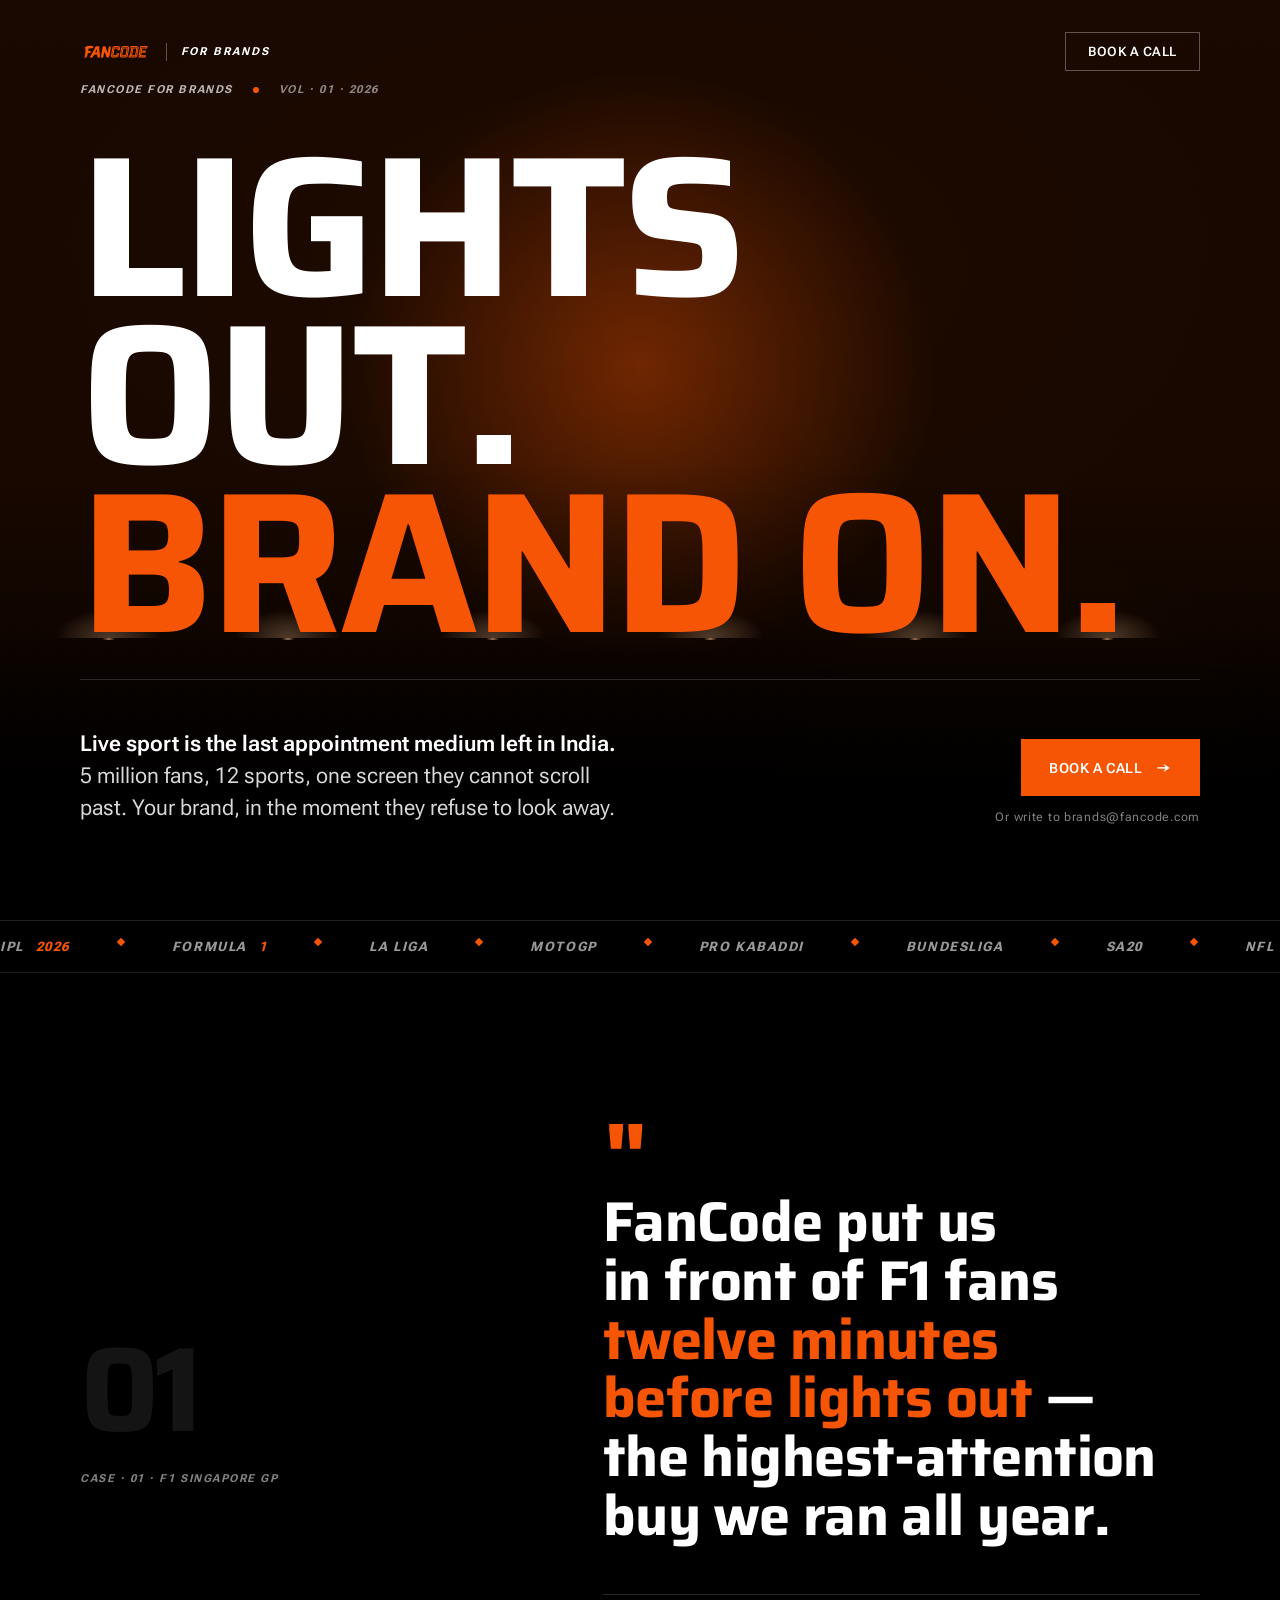
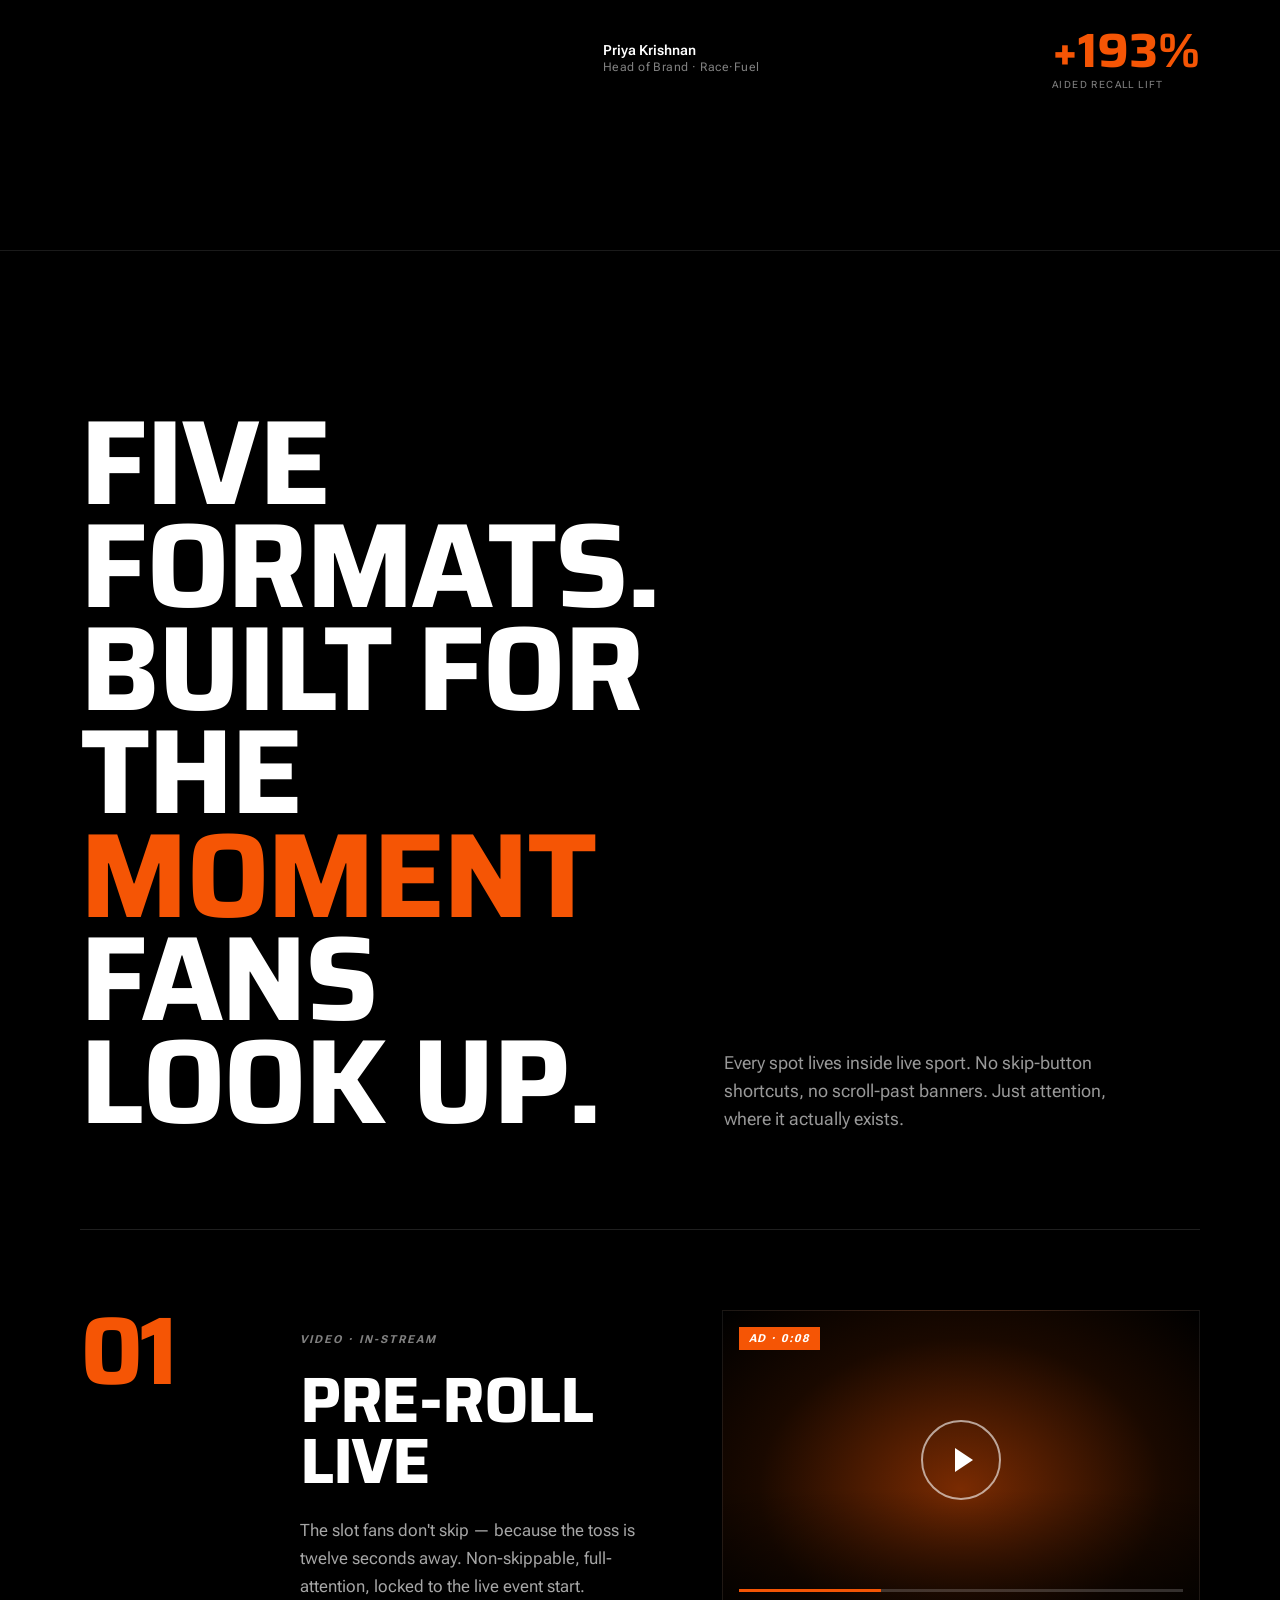
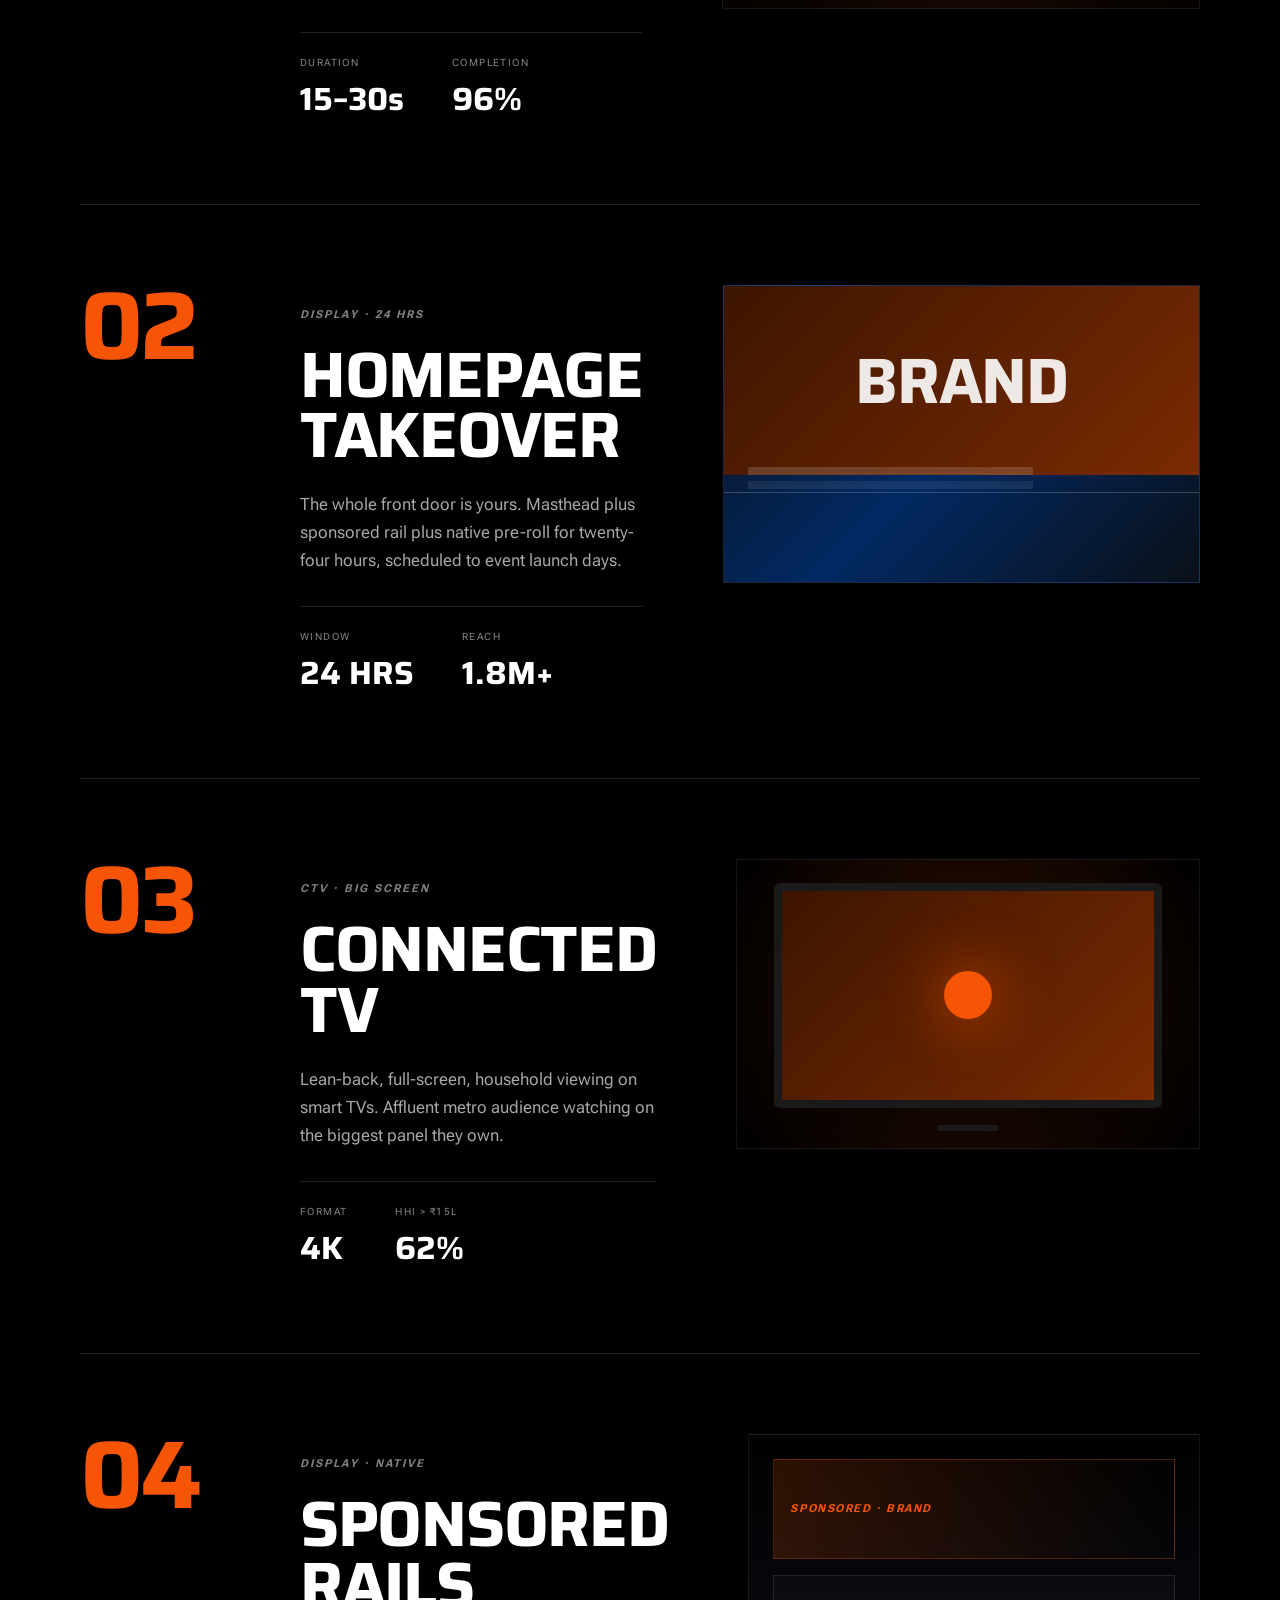
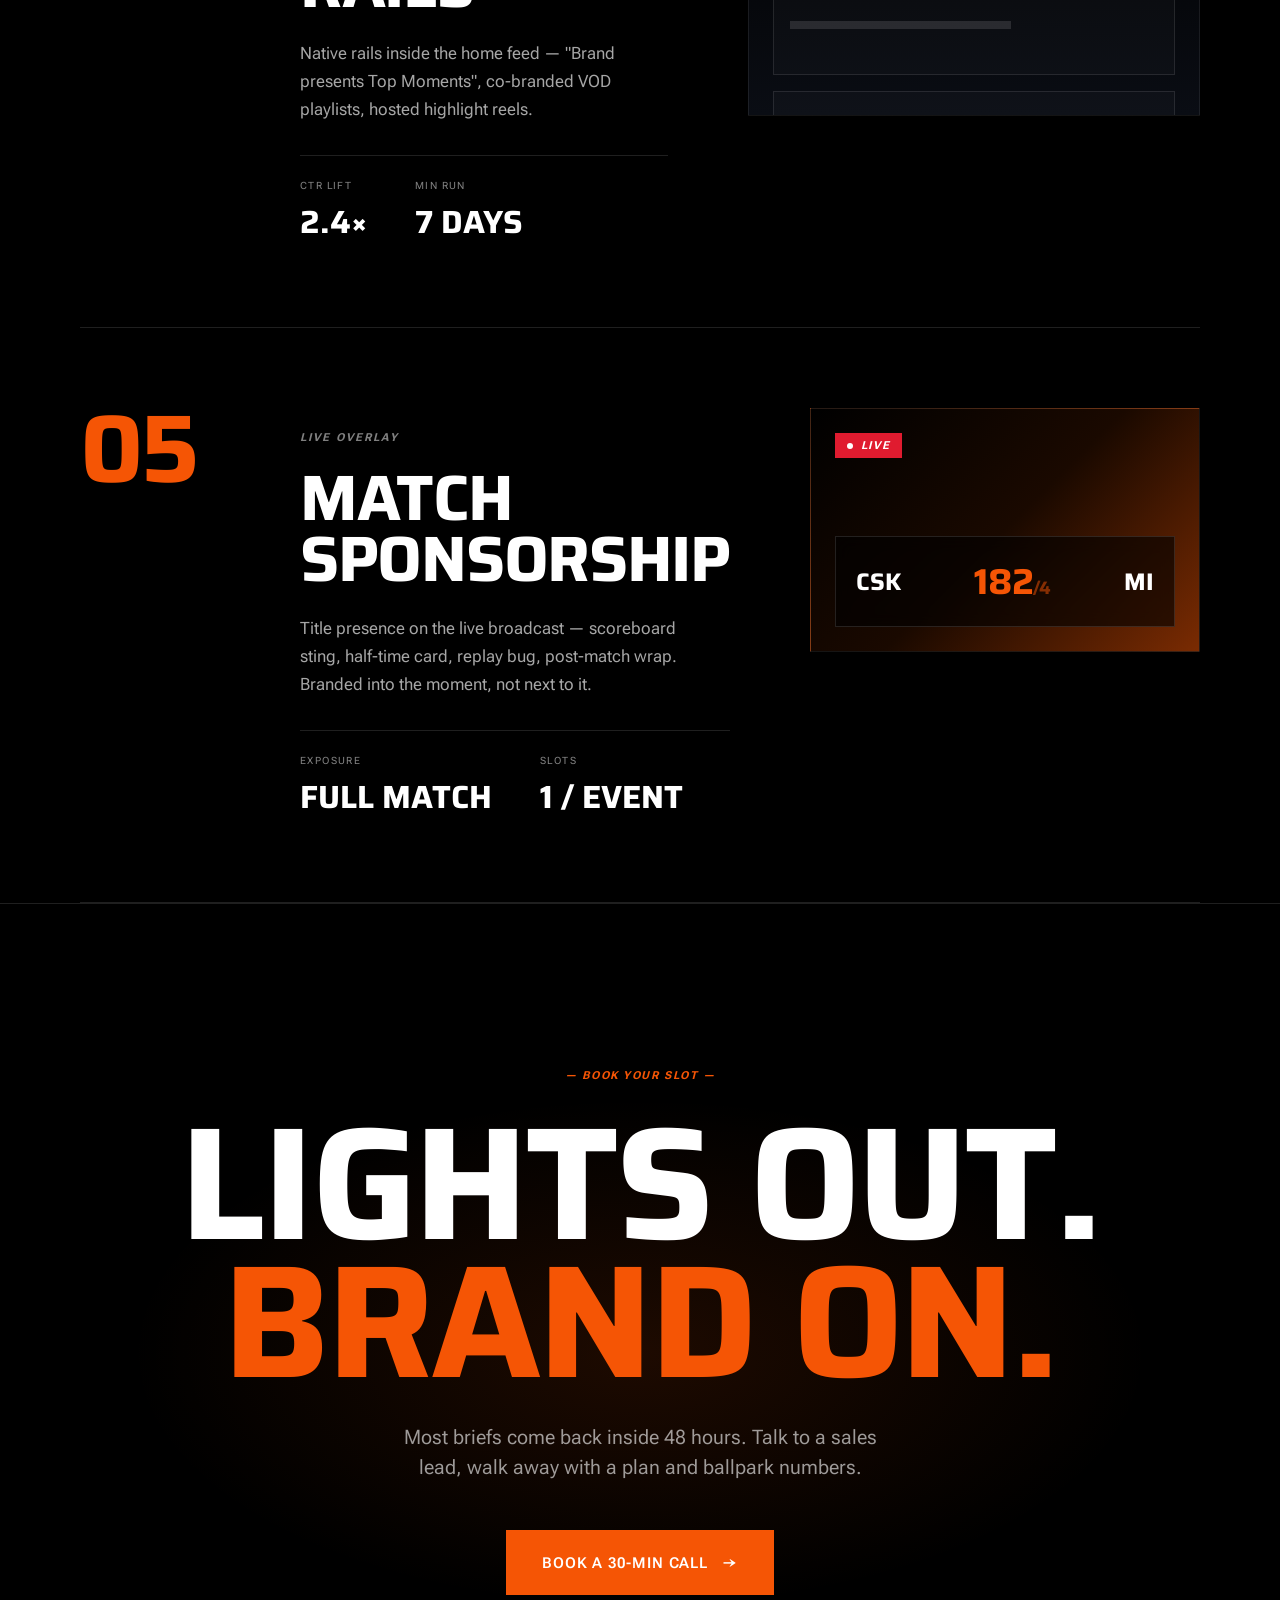
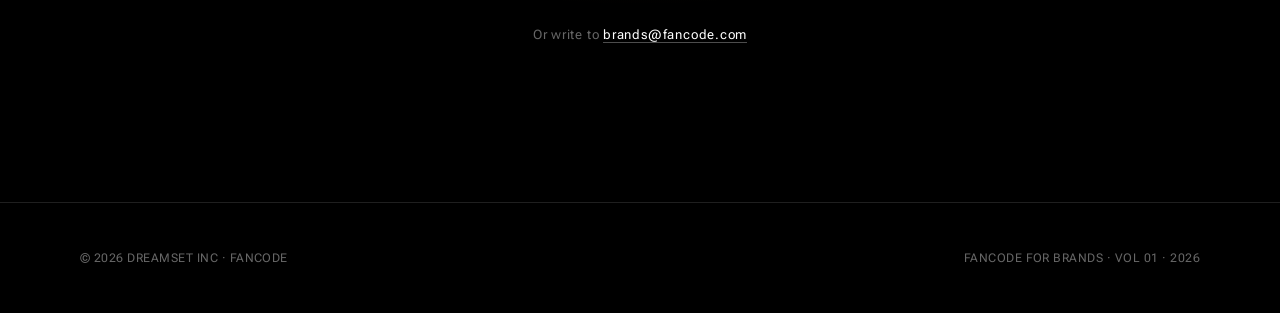
<file: artboards/01-broadcast.html>
<!doctype html>
<html lang="en">
<head>
<meta charset="utf-8">
<title>FanCode Ads — The Broadcast</title>
<link rel="stylesheet" href="../tokens.css">
<style>
  *,*::before,*::after{box-sizing:border-box;margin:0;padding:0}
  html,body{background:#000;color:#fff;font-family:var(--fc_font_body);-webkit-font-smoothing:antialiased;overflow-x:hidden}
  img,svg{display:block;max-width:100%}
  button{font-family:inherit;cursor:pointer;border:none;background:none;color:inherit}
  a{color:inherit;text-decoration:none}
  ::selection{background:var(--fc_color_orange_60);color:#fff}

  .display{font-family:var(--fc_font_display);font-weight:700;text-transform:uppercase;letter-spacing:-0.02em;line-height:0.88}
  .overline{font-family:var(--fc_font_body);font-weight:800;font-style:italic;text-transform:uppercase;letter-spacing:0.14em;font-size:11px;line-height:1}

  .wrap{max-width:1440px;margin:0 auto;padding:0 80px}

  /* NAV */
  .nav{position:absolute;top:0;left:0;right:0;z-index:50;padding:32px 80px;display:flex;align-items:center;justify-content:space-between}
  .brand{display:flex;align-items:center;gap:14px}
  .brand img{height:22px}
  .brand-divider{width:1px;height:18px;background:rgba(255,255,255,0.3)}
  .brand-eyebrow{font-family:var(--fc_font_body);font-weight:800;font-style:italic;font-size:11px;letter-spacing:0.18em;color:#fff;text-transform:uppercase}
  .nav-cta{padding:11px 22px;border:1px solid rgba(255,255,255,0.3);font-size:13px;font-weight:600;color:#fff;letter-spacing:0.04em;text-transform:uppercase;transition:all 0.2s}
  .nav-cta:hover{background:#fff;color:#000}

  /* HERO */
  .hero{position:relative;min-height:920px;background:#000;overflow:hidden;display:flex;align-items:flex-end}
  .hero-bg{position:absolute;inset:0;background:
    radial-gradient(ellipse 80% 60% at 50% 30%, #7a2b02 0%, transparent 60%),
    radial-gradient(ellipse 60% 80% at 80% 70%, #1a0900 0%, transparent 50%),
    linear-gradient(180deg, #1a0900 0%, #000 70%);
  }
  .hero-stadium{position:absolute;inset:0;background-size:cover;background-position:center;
    background-image:
      linear-gradient(180deg, transparent 0%, transparent 50%, #000 100%),
      radial-gradient(circle at 50% 40%, rgba(245,85,5,0.4) 0%, transparent 35%),
      conic-gradient(from 90deg at 50% 100%, #1a0900 0deg, #3d1501 90deg, #1a0900 180deg);
    opacity:0.95;
  }
  .hero-grain{position:absolute;inset:0;opacity:0.06;mix-blend-mode:overlay;
    background-image:radial-gradient(rgba(255,255,255,0.4) 1px,transparent 1px);background-size:3px 3px}
  /* fake stadium silhouette */
  .stadium-silhouette{position:absolute;left:0;right:0;bottom:0;height:300px;
    background:linear-gradient(180deg, transparent 0%, #000 60%);
  }
  .stadium-lights{position:absolute;left:0;right:0;bottom:280px;height:2px;background:linear-gradient(90deg,
    transparent 0%, transparent 8%, rgba(255,200,150,0.6) 8.5%, transparent 9%,
    transparent 22%, rgba(255,200,150,0.6) 22.5%, transparent 23%,
    transparent 38%, rgba(255,200,150,0.6) 38.5%, transparent 39%,
    transparent 55%, rgba(255,200,150,0.6) 55.5%, transparent 56%,
    transparent 71%, rgba(255,200,150,0.6) 71.5%, transparent 72%,
    transparent 86%, rgba(255,200,150,0.6) 86.5%, transparent 87%,
    transparent 100%)}
  .stadium-lights::before{content:"";position:absolute;left:0;right:0;top:-40px;height:40px;
    background:radial-gradient(ellipse 6% 100% at 8.5% 100%, rgba(255,200,150,0.3) 0%, transparent 70%),
               radial-gradient(ellipse 6% 100% at 22.5% 100%, rgba(255,200,150,0.3) 0%, transparent 70%),
               radial-gradient(ellipse 6% 100% at 38.5% 100%, rgba(255,200,150,0.3) 0%, transparent 70%),
               radial-gradient(ellipse 6% 100% at 55.5% 100%, rgba(255,200,150,0.3) 0%, transparent 70%),
               radial-gradient(ellipse 6% 100% at 71.5% 100%, rgba(255,200,150,0.3) 0%, transparent 70%),
               radial-gradient(ellipse 6% 100% at 86.5% 100%, rgba(255,200,150,0.3) 0%, transparent 70%);
  }

  .hero-content{position:relative;z-index:5;width:100%;padding:0 80px 96px;max-width:1440px;margin:0 auto}
  .hero-meta{display:flex;align-items:center;gap:20px;margin-bottom:48px;color:rgba(255,255,255,0.7)}
  .hero-meta-dot{width:6px;height:6px;border-radius:50%;background:var(--fc_color_orange_60)}
  .hero-h1{font-size:200px;line-height:0.84;color:#fff;margin-bottom:32px;text-wrap:balance;font-weight:700}
  .hero-h1 .accent{color:var(--fc_color_orange_60)}
  .hero-foot{display:grid;grid-template-columns:1.4fr 1fr;gap:64px;align-items:end;padding-top:48px;border-top:1px solid rgba(255,255,255,0.15)}
  .hero-tagline{font-size:22px;line-height:32px;color:rgba(255,255,255,0.85);max-width:540px;font-weight:400}
  .hero-tagline strong{color:#fff;font-weight:600}
  .hero-actions{display:flex;flex-direction:column;gap:14px;align-items:flex-end}
  .btn-primary{display:inline-flex;align-items:center;gap:14px;padding:18px 28px;background:var(--fc_color_orange_60);color:#fff;font-size:14px;font-weight:600;letter-spacing:0.04em;text-transform:uppercase;transition:background 0.2s}
  .btn-primary:hover{background:var(--fc_color_orange_70)}
  .btn-arrow{font-size:18px}
  .hero-callcontact{font-size:12px;color:rgba(255,255,255,0.5);letter-spacing:0.06em}

  /* TICKER */
  .ticker{background:#000;border-top:1px solid rgba(255,255,255,0.12);border-bottom:1px solid rgba(255,255,255,0.12);overflow:hidden;padding:18px 0;color:rgba(255,255,255,0.6)}
  .ticker-track{display:flex;gap:48px;white-space:nowrap;animation:scroll 40s linear infinite}
  @keyframes scroll{from{transform:translateX(0)}to{transform:translateX(-50%)}}
  .ticker-item{display:inline-flex;align-items:center;gap:12px;font-family:var(--fc_font_body);font-weight:800;font-style:italic;font-size:13px;letter-spacing:0.12em;text-transform:uppercase;flex-shrink:0}
  .ticker-item .accent{color:var(--fc_color_orange_60)}
  .ticker-sep{width:6px;height:6px;background:var(--fc_color_orange_60);transform:rotate(45deg);flex-shrink:0}

  /* QUOTE / EDITORIAL */
  .quote-section{padding:160px 0;background:#000;position:relative}
  .quote-section .wrap{display:grid;grid-template-columns:1fr 1.4fr;gap:96px;align-items:center}
  .quote-meta{display:flex;flex-direction:column;gap:8px}
  .quote-numplate{font-family:var(--fc_font_display);font-weight:700;font-size:120px;line-height:0.85;color:rgba(255,255,255,0.08);letter-spacing:-0.04em}
  .quote-mark{font-family:var(--fc_font_display);font-weight:700;font-size:96px;line-height:0.5;color:var(--fc_color_orange_60);margin-bottom:12px}
  .quote-text{font-family:var(--fc_font_display);font-weight:700;font-size:56px;line-height:1.05;color:#fff;letter-spacing:-0.01em;text-wrap:balance;margin-bottom:48px}
  .quote-text em{color:var(--fc_color_orange_60);font-style:normal}
  .quote-attr{display:flex;align-items:center;gap:20px;padding-top:32px;border-top:1px solid rgba(255,255,255,0.15)}
  .qa-mark{font-family:var(--fc_font_display);font-weight:700;font-size:32px;letter-spacing:0.04em;color:#fff}
  .qa-meta{flex:1}
  .qa-name{font-size:14px;font-weight:600;color:#fff;margin-bottom:2px}
  .qa-role{font-size:12px;color:rgba(255,255,255,0.5);letter-spacing:0.04em}
  .qa-stat{font-family:var(--fc_font_display);font-weight:700;font-size:48px;color:var(--fc_color_orange_60);line-height:1}
  .qa-stat-label{font-size:10px;color:rgba(255,255,255,0.5);text-transform:uppercase;letter-spacing:0.14em;margin-top:4px}

  /* FORMATS */
  .formats-section{padding:160px 0 0;background:#000;border-top:1px solid rgba(255,255,255,0.1)}
  .formats-head{display:grid;grid-template-columns:1.2fr 1fr;gap:64px;margin-bottom:96px;align-items:end}
  .formats-h{font-size:120px;color:#fff;line-height:0.86;letter-spacing:-0.02em;text-wrap:balance}
  .formats-h em{color:var(--fc_color_orange_60);font-style:normal}
  .formats-sub{font-size:18px;line-height:28px;color:rgba(255,255,255,0.6);max-width:420px}

  .format{display:grid;grid-template-columns:140px 1fr 1.4fr;gap:80px;padding:80px 0;border-top:1px solid rgba(255,255,255,0.12);align-items:start}
  .format:last-child{border-bottom:1px solid rgba(255,255,255,0.12)}
  .format-num{font-family:var(--fc_font_display);font-weight:700;font-size:96px;color:var(--fc_color_orange_60);line-height:0.85;letter-spacing:-0.04em}
  .format-info{padding-top:18px}
  .format-tag{display:inline-block;font-family:var(--fc_font_body);font-weight:800;font-style:italic;font-size:11px;letter-spacing:0.18em;color:rgba(255,255,255,0.5);text-transform:uppercase;margin-bottom:24px}
  .format-name{font-family:var(--fc_font_display);font-weight:700;font-size:64px;color:#fff;text-transform:uppercase;letter-spacing:-0.02em;line-height:0.95;margin-bottom:24px}
  .format-desc{font-size:17px;line-height:28px;color:rgba(255,255,255,0.65);margin-bottom:32px;max-width:420px}
  .format-stats{display:flex;gap:48px;padding-top:24px;border-top:1px solid rgba(255,255,255,0.12)}
  .fs{display:flex;flex-direction:column;gap:6px}
  .fs-label{font-size:10px;color:rgba(255,255,255,0.5);text-transform:uppercase;letter-spacing:0.14em}
  .fs-val{font-family:var(--fc_font_display);font-weight:700;font-size:32px;color:#fff}
  .format-mock{aspect-ratio:16/10;background:#0a0d14;border:1px solid rgba(255,255,255,0.08);position:relative;overflow:hidden}

  /* mock variants */
  .mock-1{background:radial-gradient(ellipse at 50% 60%, #7a2b02 0%, #1a0900 60%, #000 100%)}
  .mock-1::before{content:"";position:absolute;inset:0;background:linear-gradient(180deg,transparent 60%,rgba(0,0,0,0.6))}
  .mock-1::after{content:"AD · 0:08";position:absolute;left:16px;top:16px;font-family:var(--fc_font_body);font-weight:800;font-style:italic;font-size:11px;letter-spacing:0.14em;color:#fff;background:var(--fc_color_orange_60);padding:5px 10px}
  .mock-1 .play-circle{position:absolute;left:50%;top:50%;transform:translate(-50%,-50%);width:80px;height:80px;border:2px solid rgba(255,255,255,0.6);border-radius:50%;display:flex;align-items:center;justify-content:center}
  .mock-1 .play-circle::after{content:"";width:0;height:0;border-left:18px solid #fff;border-top:12px solid transparent;border-bottom:12px solid transparent;margin-left:6px}
  .mock-1 .progress{position:absolute;left:16px;right:16px;bottom:16px;height:3px;background:rgba(255,255,255,0.18)}
  .mock-1 .progress::before{content:"";position:absolute;left:0;top:0;height:100%;width:32%;background:var(--fc_color_orange_60)}

  .mock-2{background:linear-gradient(135deg, #0a1018 0%, #022963 50%, #0a1018 100%)}
  .mock-2::before{content:"";position:absolute;left:0;right:0;bottom:30%;height:1px;background:rgba(255,255,255,0.2)}
  .mock-2::after{content:"";position:absolute;left:24px;bottom:36%;width:60%;height:8px;background:rgba(255,255,255,0.15);box-shadow:0 14px 0 rgba(255,255,255,0.08)}
  .mock-2 .takeover-banner{position:absolute;left:0;right:0;top:0;height:64%;background:linear-gradient(135deg,#3d1501 0%,#7a2b02 100%);display:flex;align-items:center;justify-content:center}
  .mock-2 .takeover-banner::after{content:"BRAND";font-family:var(--fc_font_display);font-weight:700;font-size:64px;color:rgba(255,255,255,0.9);letter-spacing:-0.02em}

  .mock-3{background:radial-gradient(circle at 50% 50%, #3d1501 0%, #1a0900 50%, #000 100%)}
  .mock-3 .ctv-bezel{position:absolute;inset:8% 8% 14% 8%;border:8px solid #1a1a1a;border-radius:6px;background:linear-gradient(135deg,#3d1501,#7a2b02);overflow:hidden;box-shadow:0 30px 60px rgba(0,0,0,0.5)}
  .mock-3 .ctv-bezel::after{content:"";position:absolute;left:50%;top:50%;transform:translate(-50%,-50%);width:48px;height:48px;background:var(--fc_color_orange_60);border-radius:50%;box-shadow:0 0 60px rgba(245,85,5,0.8)}
  .mock-3 .ctv-stand{position:absolute;left:50%;bottom:6%;transform:translateX(-50%);width:60px;height:6px;background:#1a1a1a;border-radius:2px}

  .mock-4{background:linear-gradient(180deg, #000 0%, #0a0d14 100%)}
  .mock-4 .feed-row{position:absolute;left:24px;right:24px;height:100px;border:1px solid rgba(255,255,255,0.1);background:rgba(255,255,255,0.02);display:flex;align-items:center;padding:0 16px}
  .mock-4 .feed-row.r1{top:24px;background:linear-gradient(90deg,rgba(245,85,5,0.18),transparent);border-color:rgba(245,85,5,0.3)}
  .mock-4 .feed-row.r1::before{content:"SPONSORED · BRAND";font-family:var(--fc_font_body);font-weight:800;font-style:italic;font-size:11px;letter-spacing:0.14em;color:var(--fc_color_orange_60);text-transform:uppercase}
  .mock-4 .feed-row.r2{top:140px;}
  .mock-4 .feed-row.r2::before,.mock-4 .feed-row.r3::before{content:"";display:block;width:60%;height:8px;background:rgba(255,255,255,0.12)}
  .mock-4 .feed-row.r3{top:256px;}

  .mock-5{background:linear-gradient(135deg,#000 0%, #1a0900 50%, #7a2b02 100%)}
  .mock-5 .live-strip{position:absolute;left:24px;top:24px;display:inline-flex;align-items:center;gap:8px;padding:6px 12px;background:var(--fc_color_red_60);font-family:var(--fc_font_body);font-weight:800;font-style:italic;font-size:11px;letter-spacing:0.14em;color:#fff;text-transform:uppercase}
  .mock-5 .live-strip::before{content:"";width:6px;height:6px;border-radius:50%;background:#fff}
  .mock-5 .scoreboard{position:absolute;left:24px;right:24px;bottom:24px;display:flex;align-items:center;justify-content:space-between;padding:16px 20px;background:rgba(0,0,0,0.6);backdrop-filter:blur(8px);border:1px solid rgba(255,255,255,0.12)}
  .mock-5 .team{font-family:var(--fc_font_display);font-weight:700;font-size:24px;color:#fff}
  .mock-5 .score{font-family:var(--fc_font_display);font-weight:700;font-size:36px;color:var(--fc_color_orange_60);letter-spacing:-0.02em}

  /* CTA strip */
  .cta-strip{padding:160px 0;background:#000;border-top:1px solid rgba(255,255,255,0.12);position:relative;overflow:hidden}
  .cta-strip::before{content:"";position:absolute;left:50%;top:50%;transform:translate(-50%,-50%);width:1200px;height:600px;background:radial-gradient(ellipse,rgba(245,85,5,0.12),transparent 60%);pointer-events:none}
  .cta-inner{position:relative;text-align:center;max-width:1100px;margin:0 auto;padding:0 80px}
  .cta-h{font-size:160px;line-height:0.86;color:#fff;letter-spacing:-0.02em;text-wrap:balance;margin:32px 0}
  .cta-h em{color:var(--fc_color_orange_60);font-style:normal}
  .cta-sub{font-size:20px;line-height:30px;color:rgba(255,255,255,0.6);max-width:520px;margin:0 auto 48px}
  .cta-btn{display:inline-flex;align-items:center;gap:14px;padding:22px 36px;background:var(--fc_color_orange_60);color:#fff;font-size:15px;font-weight:600;letter-spacing:0.06em;text-transform:uppercase;transition:background 0.2s}
  .cta-btn:hover{background:var(--fc_color_orange_70)}
  .cta-contact{margin-top:32px;font-size:13px;color:rgba(255,255,255,0.4);letter-spacing:0.06em}
  .cta-contact a{color:#fff;border-bottom:1px solid rgba(255,255,255,0.3)}

  /* FOOT */
  .foot{padding:48px 80px;border-top:1px solid rgba(255,255,255,0.12);display:flex;align-items:center;justify-content:space-between;font-size:12px;color:rgba(255,255,255,0.4);letter-spacing:0.04em}
</style>
</head>
<body>

<nav class="nav">
  <div class="brand">
    <img src="../assets/fancode-logo.svg" alt="FanCode">
    <div class="brand-divider"></div>
    <span class="brand-eyebrow">FOR BRANDS</span>
  </div>
  <button class="nav-cta">Book a call</button>
</nav>

<!-- HERO -->
<section class="hero" data-screen-label="01 Hero">
  <div class="hero-bg"></div>
  <div class="hero-stadium"></div>
  <div class="stadium-lights"></div>
  <div class="stadium-silhouette"></div>
  <div class="hero-grain"></div>

  <div class="hero-content">
    <div class="hero-meta">
      <span class="overline">FANCODE FOR BRANDS</span>
      <span class="hero-meta-dot"></span>
      <span class="overline" style="color:rgba(255,255,255,0.5)">VOL · 01 · 2026</span>
    </div>
    <h1 class="display hero-h1">Lights<br>out.<br><span class="accent">Brand on.</span></h1>
    <div class="hero-foot">
      <p class="hero-tagline"><strong>Live sport is the last appointment medium left in India.</strong> 5 million fans, 12 sports, one screen they cannot scroll past. Your brand, in the moment they refuse to look away.</p>
      <div class="hero-actions">
        <button class="btn-primary">Book a call <span class="btn-arrow">→</span></button>
        <span class="hero-callcontact">Or write to brands@fancode.com</span>
      </div>
    </div>
  </div>
</section>

<!-- TICKER -->
<div class="ticker">
  <div class="ticker-track">
    <span class="ticker-item">IPL <span class="accent">2026</span></span><span class="ticker-sep"></span>
    <span class="ticker-item">FORMULA <span class="accent">1</span></span><span class="ticker-sep"></span>
    <span class="ticker-item">LA LIGA</span><span class="ticker-sep"></span>
    <span class="ticker-item">MOTOGP</span><span class="ticker-sep"></span>
    <span class="ticker-item">PRO KABADDI</span><span class="ticker-sep"></span>
    <span class="ticker-item">BUNDESLIGA</span><span class="ticker-sep"></span>
    <span class="ticker-item">SA20</span><span class="ticker-sep"></span>
    <span class="ticker-item">NFL</span><span class="ticker-sep"></span>
    <span class="ticker-item">BBL</span><span class="ticker-sep"></span>
    <span class="ticker-item">FIH HOCKEY</span><span class="ticker-sep"></span>
    <span class="ticker-item">PVL</span><span class="ticker-sep"></span>
    <span class="ticker-item">ATP TENNIS</span><span class="ticker-sep"></span>
    <span class="ticker-item">IPL <span class="accent">2026</span></span><span class="ticker-sep"></span>
    <span class="ticker-item">FORMULA <span class="accent">1</span></span><span class="ticker-sep"></span>
    <span class="ticker-item">LA LIGA</span><span class="ticker-sep"></span>
    <span class="ticker-item">MOTOGP</span><span class="ticker-sep"></span>
    <span class="ticker-item">PRO KABADDI</span><span class="ticker-sep"></span>
    <span class="ticker-item">BUNDESLIGA</span><span class="ticker-sep"></span>
    <span class="ticker-item">SA20</span><span class="ticker-sep"></span>
    <span class="ticker-item">NFL</span><span class="ticker-sep"></span>
    <span class="ticker-item">BBL</span><span class="ticker-sep"></span>
    <span class="ticker-item">FIH HOCKEY</span><span class="ticker-sep"></span>
    <span class="ticker-item">PVL</span><span class="ticker-sep"></span>
    <span class="ticker-item">ATP TENNIS</span><span class="ticker-sep"></span>
  </div>
</div>

<!-- QUOTE -->
<section class="quote-section" data-screen-label="02 Quote">
  <div class="wrap">
    <div class="quote-meta">
      <div class="quote-numplate">01</div>
      <span class="overline" style="color:rgba(255,255,255,0.5);margin-top:24px">CASE · 01 · F1 SINGAPORE GP</span>
    </div>
    <div>
      <div class="quote-mark">"</div>
      <p class="quote-text">FanCode put us in front of F1 fans <em>twelve minutes before lights out</em> — the highest-attention buy we ran all year.</p>
      <div class="quote-attr">
        <div class="qa-meta">
          <div class="qa-name">Priya Krishnan</div>
          <div class="qa-role">Head of Brand · Race&middot;Fuel</div>
        </div>
        <div>
          <div class="qa-stat">+193%</div>
          <div class="qa-stat-label">AIDED RECALL LIFT</div>
        </div>
      </div>
    </div>
  </div>
</section>

<!-- FORMATS -->
<section class="formats-section" data-screen-label="03 Formats">
  <div class="wrap">
    <div class="formats-head">
      <h2 class="display formats-h">Five formats.<br>Built for the <em>moment</em><br>fans look up.</h2>
      <p class="formats-sub">Every spot lives inside live sport. No skip-button shortcuts, no scroll-past banners. Just attention, where it actually exists.</p>
    </div>

    <div class="format">
      <div class="format-num">01</div>
      <div class="format-info">
        <div class="format-tag">VIDEO · IN-STREAM</div>
        <h3 class="format-name">Pre-roll<br>Live</h3>
        <p class="format-desc">The slot fans don't skip — because the toss is twelve seconds away. Non-skippable, full-attention, locked to the live event start.</p>
        <div class="format-stats">
          <div class="fs"><div class="fs-label">DURATION</div><div class="fs-val">15–30s</div></div>
          <div class="fs"><div class="fs-label">COMPLETION</div><div class="fs-val">96%</div></div>
        </div>
      </div>
      <div class="format-mock mock-1">
        <div class="play-circle"></div>
        <div class="progress"></div>
      </div>
    </div>

    <div class="format">
      <div class="format-num">02</div>
      <div class="format-info">
        <div class="format-tag">DISPLAY · 24 HRS</div>
        <h3 class="format-name">Homepage<br>Takeover</h3>
        <p class="format-desc">The whole front door is yours. Masthead plus sponsored rail plus native pre-roll for twenty-four hours, scheduled to event launch days.</p>
        <div class="format-stats">
          <div class="fs"><div class="fs-label">WINDOW</div><div class="fs-val">24 HRS</div></div>
          <div class="fs"><div class="fs-label">REACH</div><div class="fs-val">1.8M+</div></div>
        </div>
      </div>
      <div class="format-mock mock-2">
        <div class="takeover-banner"></div>
      </div>
    </div>

    <div class="format">
      <div class="format-num">03</div>
      <div class="format-info">
        <div class="format-tag">CTV · BIG SCREEN</div>
        <h3 class="format-name">Connected<br>TV</h3>
        <p class="format-desc">Lean-back, full-screen, household viewing on smart TVs. Affluent metro audience watching on the biggest panel they own.</p>
        <div class="format-stats">
          <div class="fs"><div class="fs-label">FORMAT</div><div class="fs-val">4K</div></div>
          <div class="fs"><div class="fs-label">HHI &gt; ₹15L</div><div class="fs-val">62%</div></div>
        </div>
      </div>
      <div class="format-mock mock-3">
        <div class="ctv-bezel"></div>
        <div class="ctv-stand"></div>
      </div>
    </div>

    <div class="format">
      <div class="format-num">04</div>
      <div class="format-info">
        <div class="format-tag">DISPLAY · NATIVE</div>
        <h3 class="format-name">Sponsored<br>Rails</h3>
        <p class="format-desc">Native rails inside the home feed — "Brand presents Top Moments", co-branded VOD playlists, hosted highlight reels.</p>
        <div class="format-stats">
          <div class="fs"><div class="fs-label">CTR LIFT</div><div class="fs-val">2.4×</div></div>
          <div class="fs"><div class="fs-label">MIN RUN</div><div class="fs-val">7 DAYS</div></div>
        </div>
      </div>
      <div class="format-mock mock-4">
        <div class="feed-row r1"></div>
        <div class="feed-row r2"></div>
        <div class="feed-row r3"></div>
      </div>
    </div>

    <div class="format">
      <div class="format-num">05</div>
      <div class="format-info">
        <div class="format-tag">LIVE OVERLAY</div>
        <h3 class="format-name">Match<br>Sponsorship</h3>
        <p class="format-desc">Title presence on the live broadcast — scoreboard sting, half-time card, replay bug, post-match wrap. Branded into the moment, not next to it.</p>
        <div class="format-stats">
          <div class="fs"><div class="fs-label">EXPOSURE</div><div class="fs-val">FULL MATCH</div></div>
          <div class="fs"><div class="fs-label">SLOTS</div><div class="fs-val">1 / EVENT</div></div>
        </div>
      </div>
      <div class="format-mock mock-5">
        <div class="live-strip">LIVE</div>
        <div class="scoreboard">
          <span class="team">CSK</span>
          <span class="score">182<span style="opacity:0.5;font-size:18px">/4</span></span>
          <span class="team">MI</span>
        </div>
      </div>
    </div>
  </div>
</section>

<!-- CTA -->
<section class="cta-strip" data-screen-label="04 CTA">
  <div class="cta-inner">
    <span class="overline" style="color:var(--fc_color_orange_60)">— BOOK YOUR SLOT —</span>
    <h2 class="display cta-h">Lights out.<br><em>Brand on.</em></h2>
    <p class="cta-sub">Most briefs come back inside 48 hours. Talk to a sales lead, walk away with a plan and ballpark numbers.</p>
    <button class="cta-btn">Book a 30-min call <span style="font-size:18px">→</span></button>
    <div class="cta-contact">Or write to <a href="mailto:brands@fancode.com">brands@fancode.com</a></div>
  </div>
</section>

<footer class="foot">
  <span>© 2026 DREAMSET INC · FANCODE</span>
  <span>FANCODE FOR BRANDS · VOL 01 · 2026</span>
</footer>

</body>
</html>
</file>
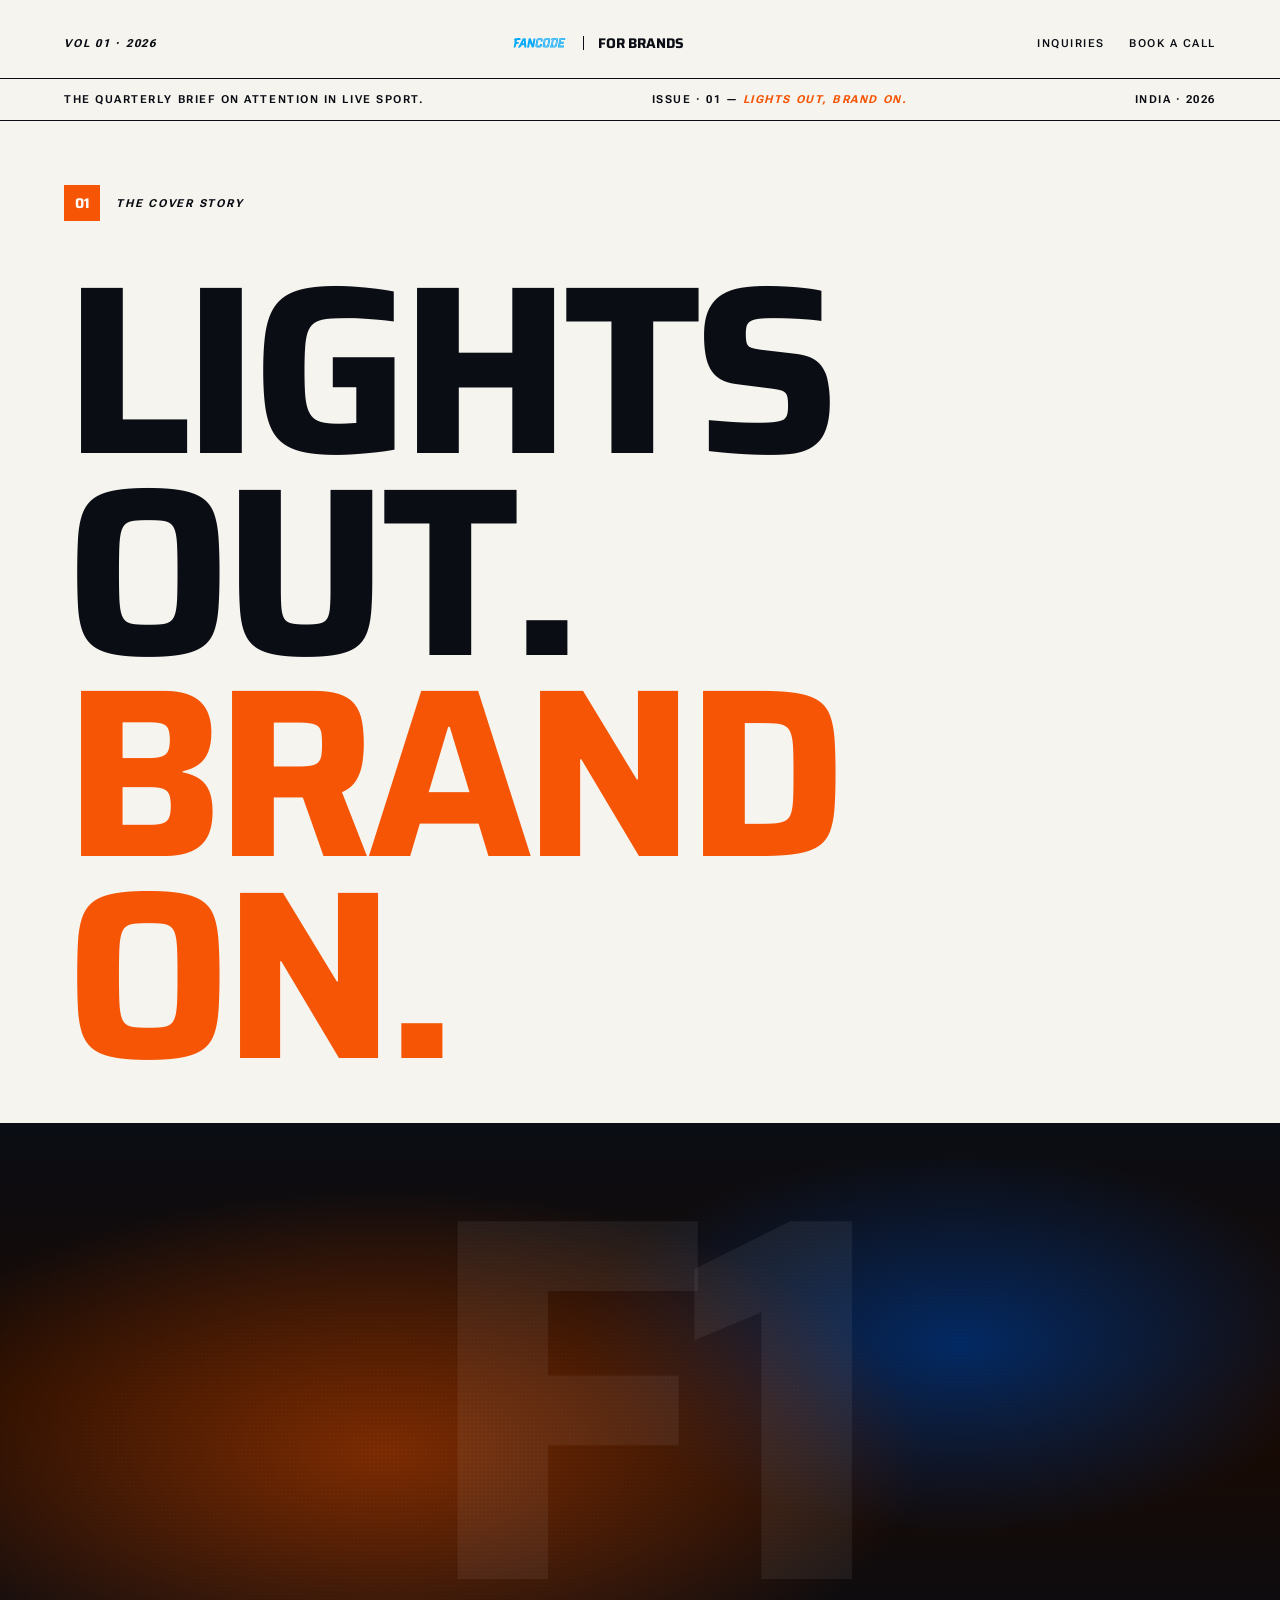
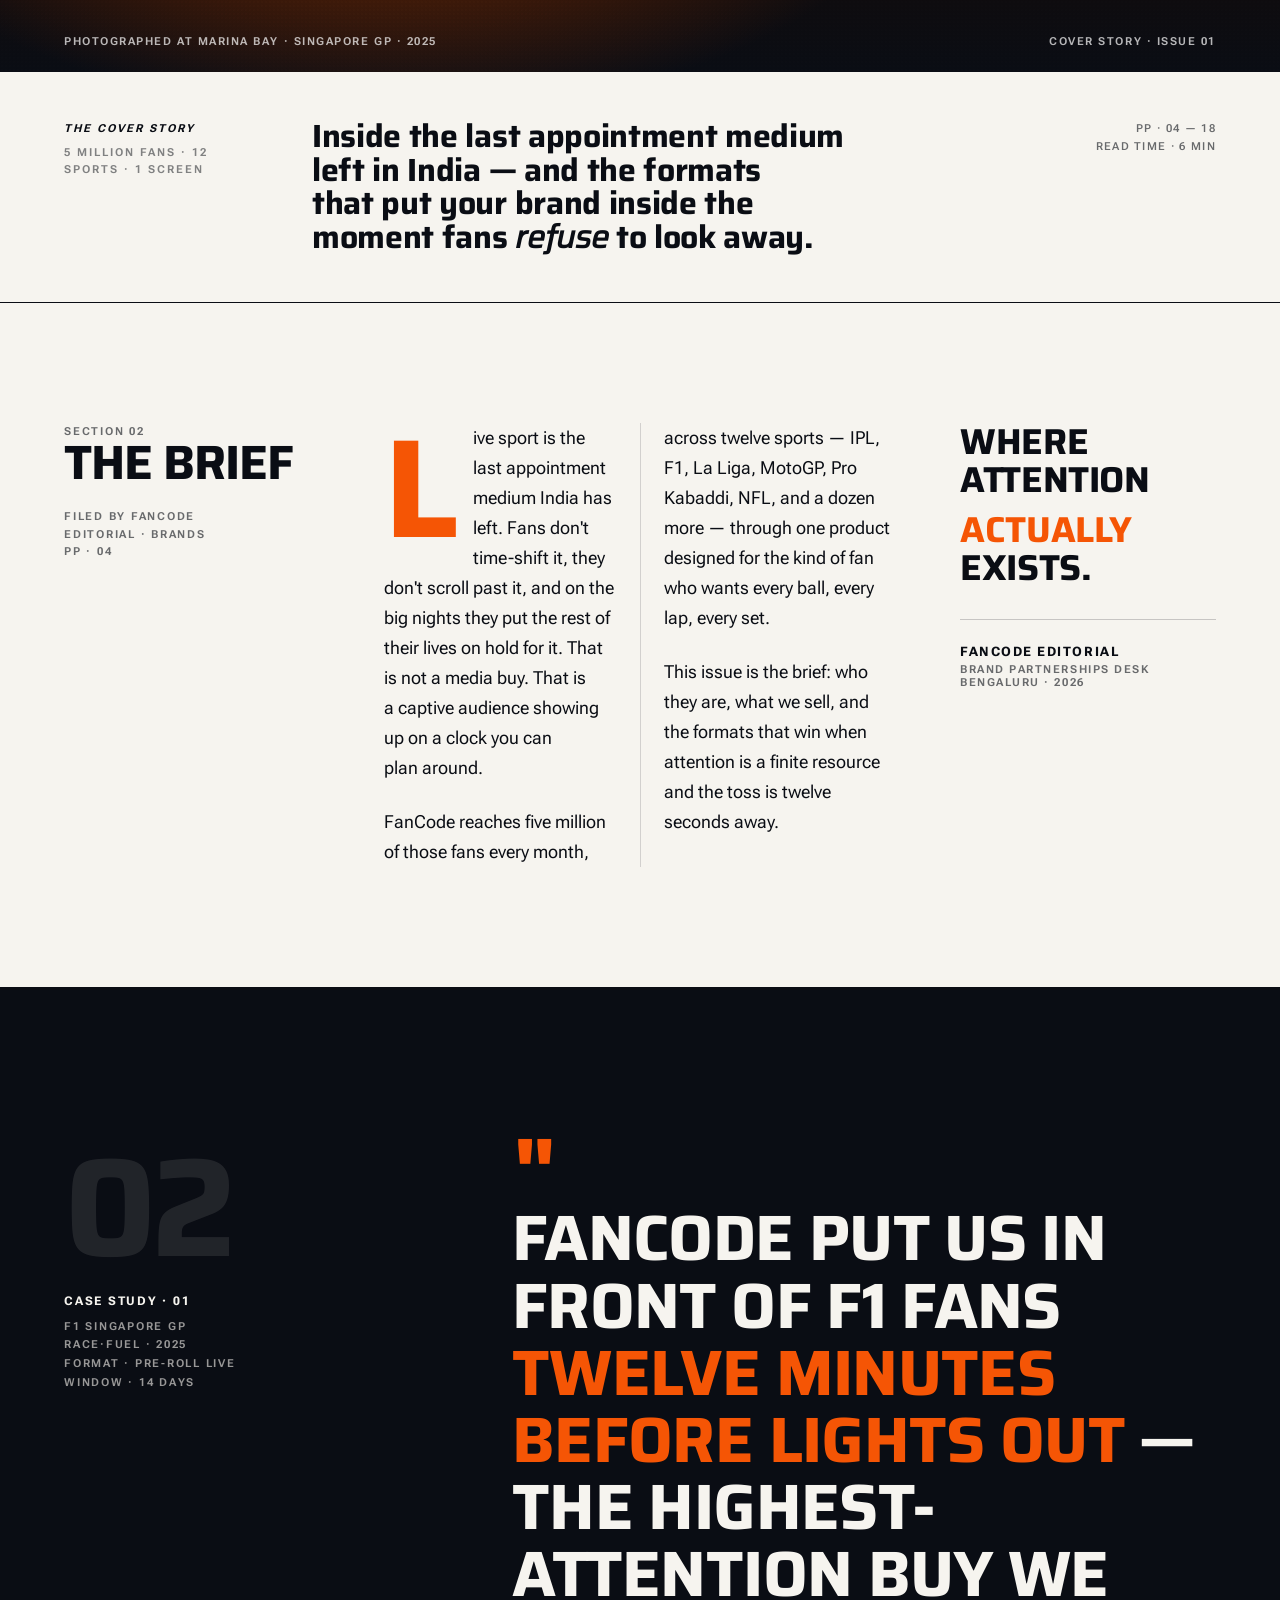
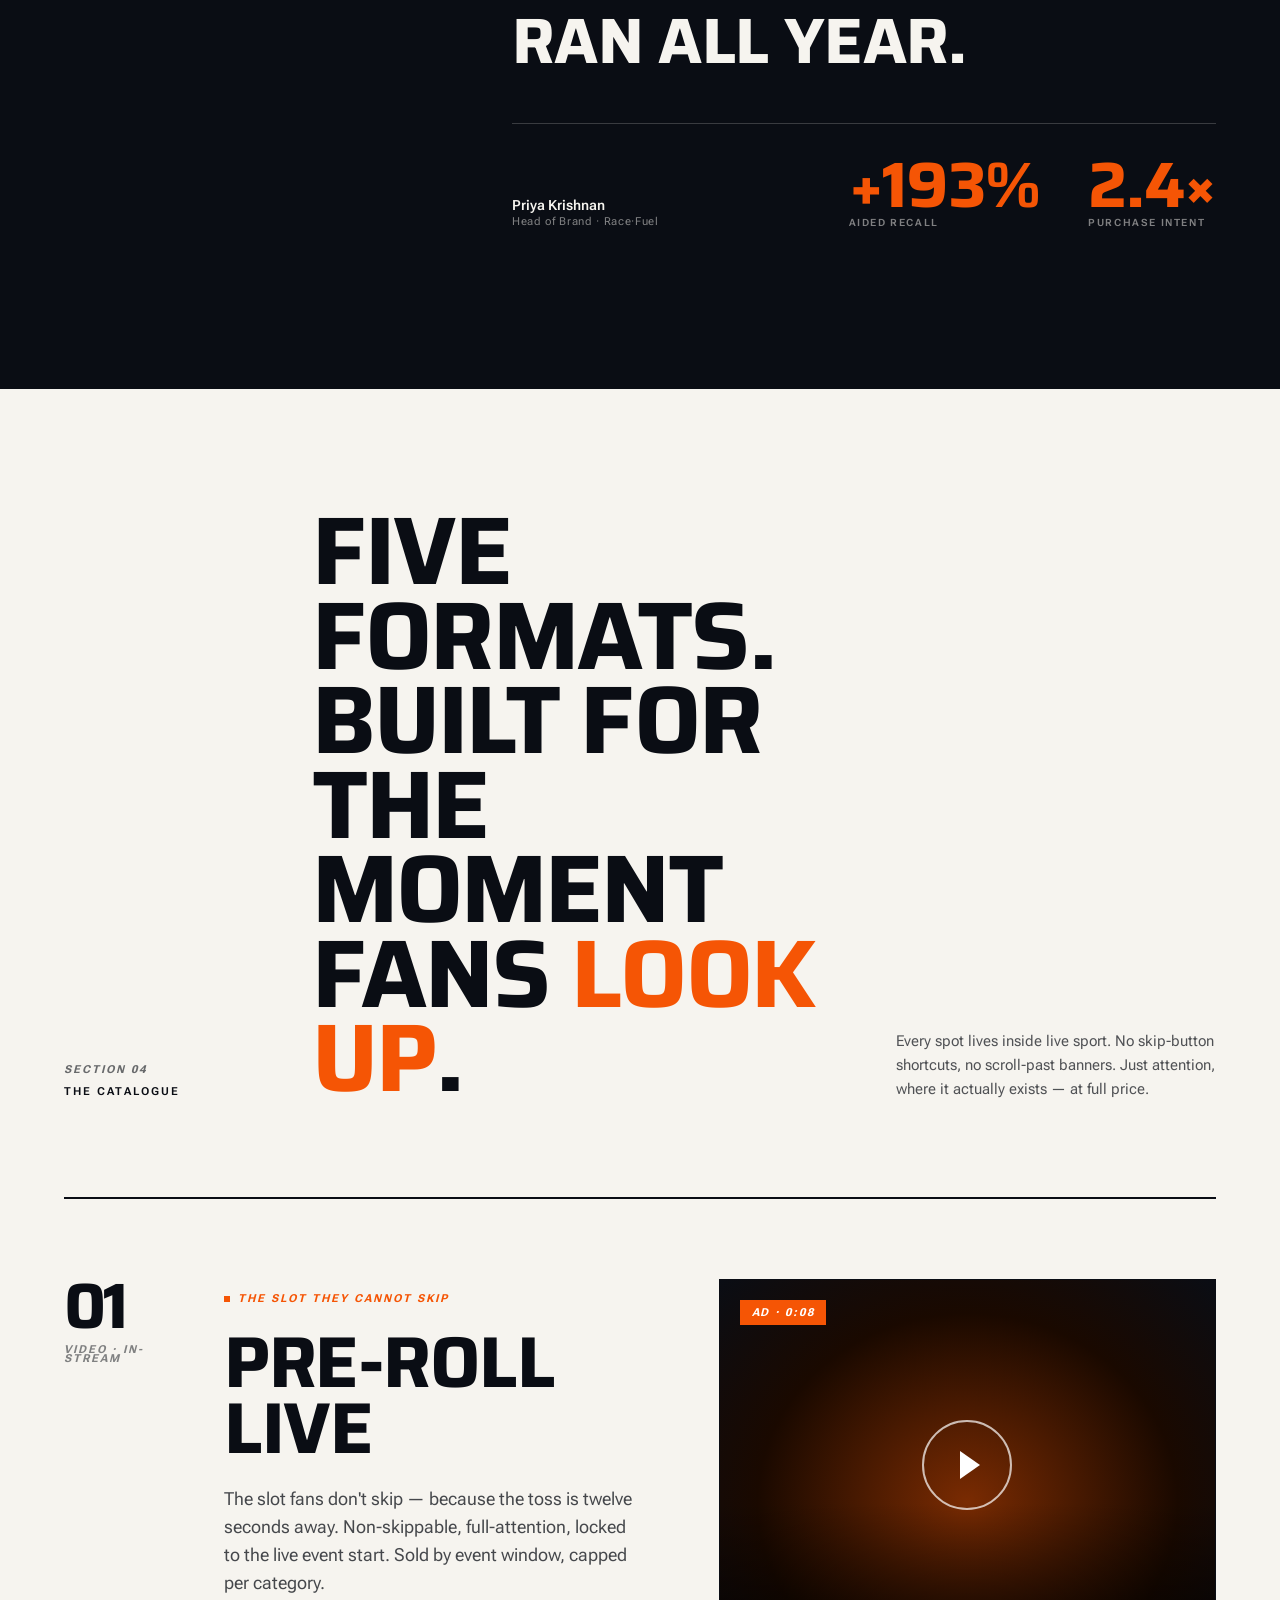
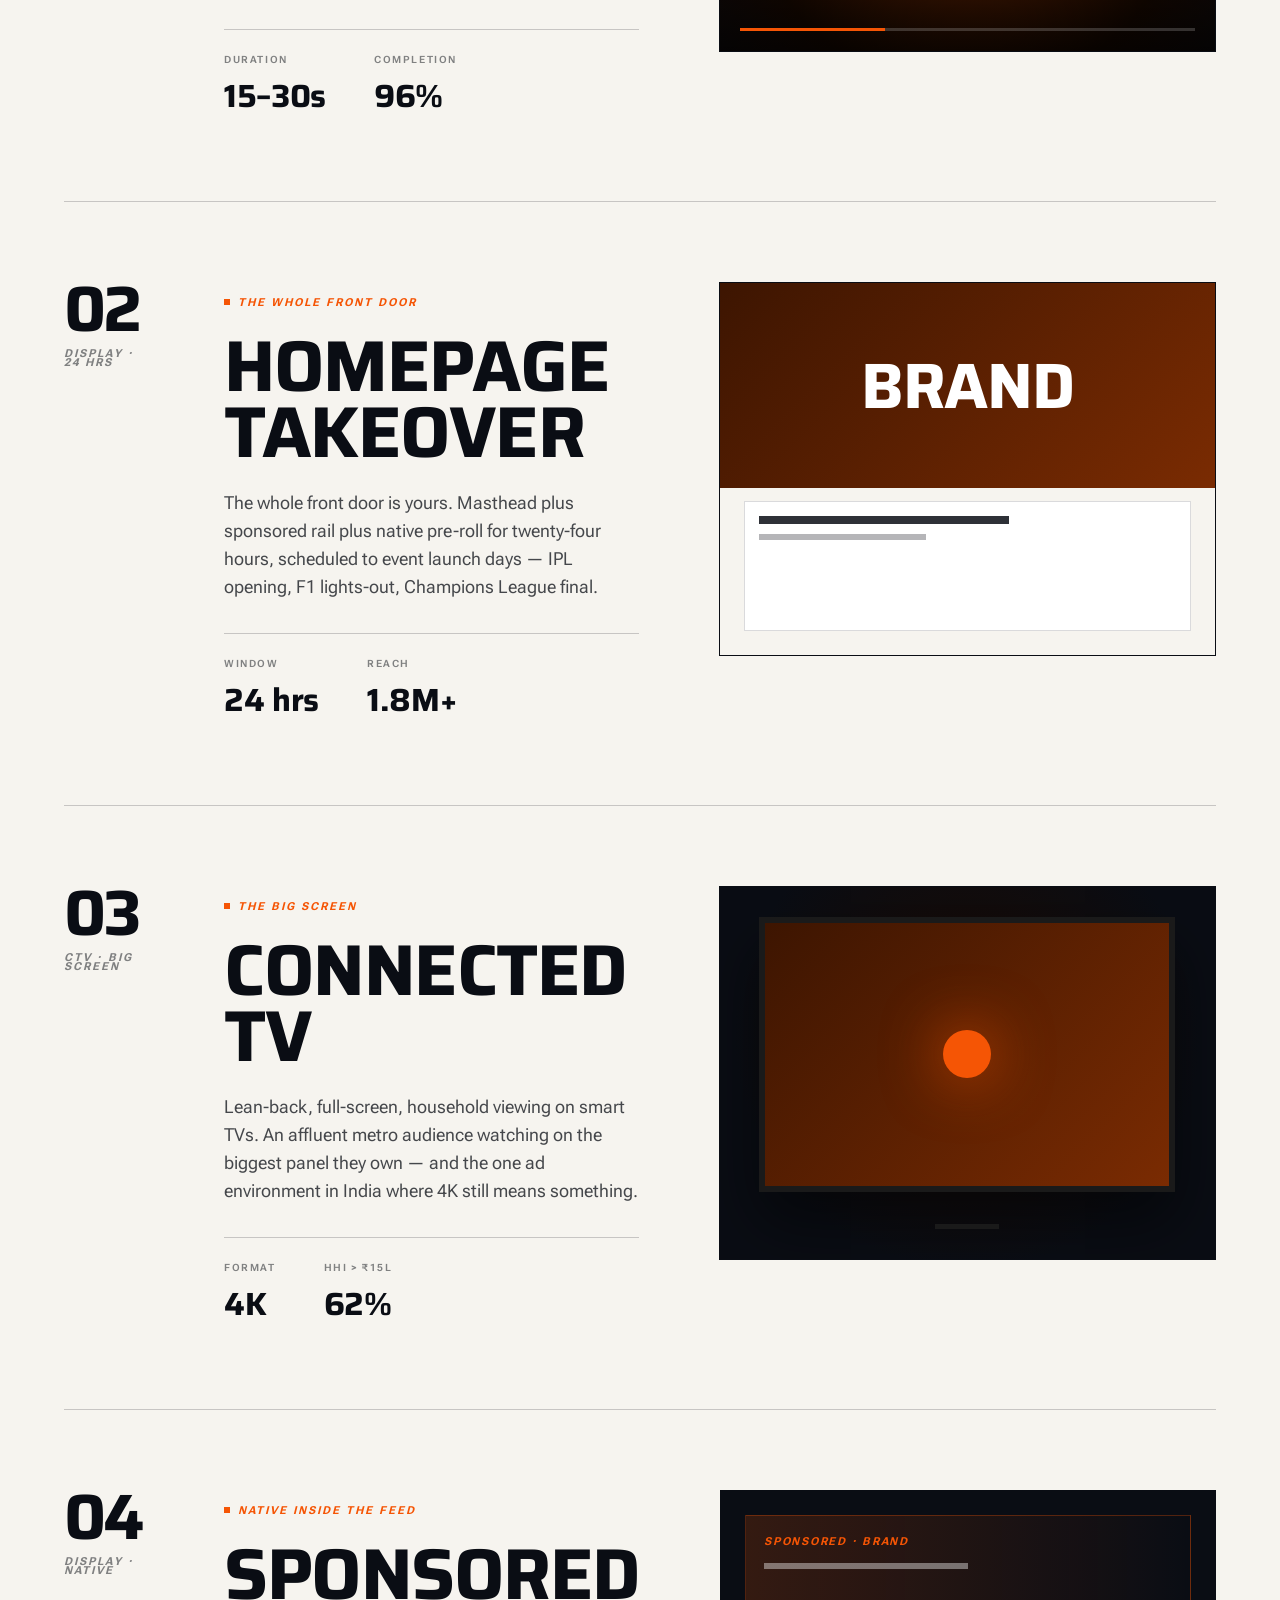
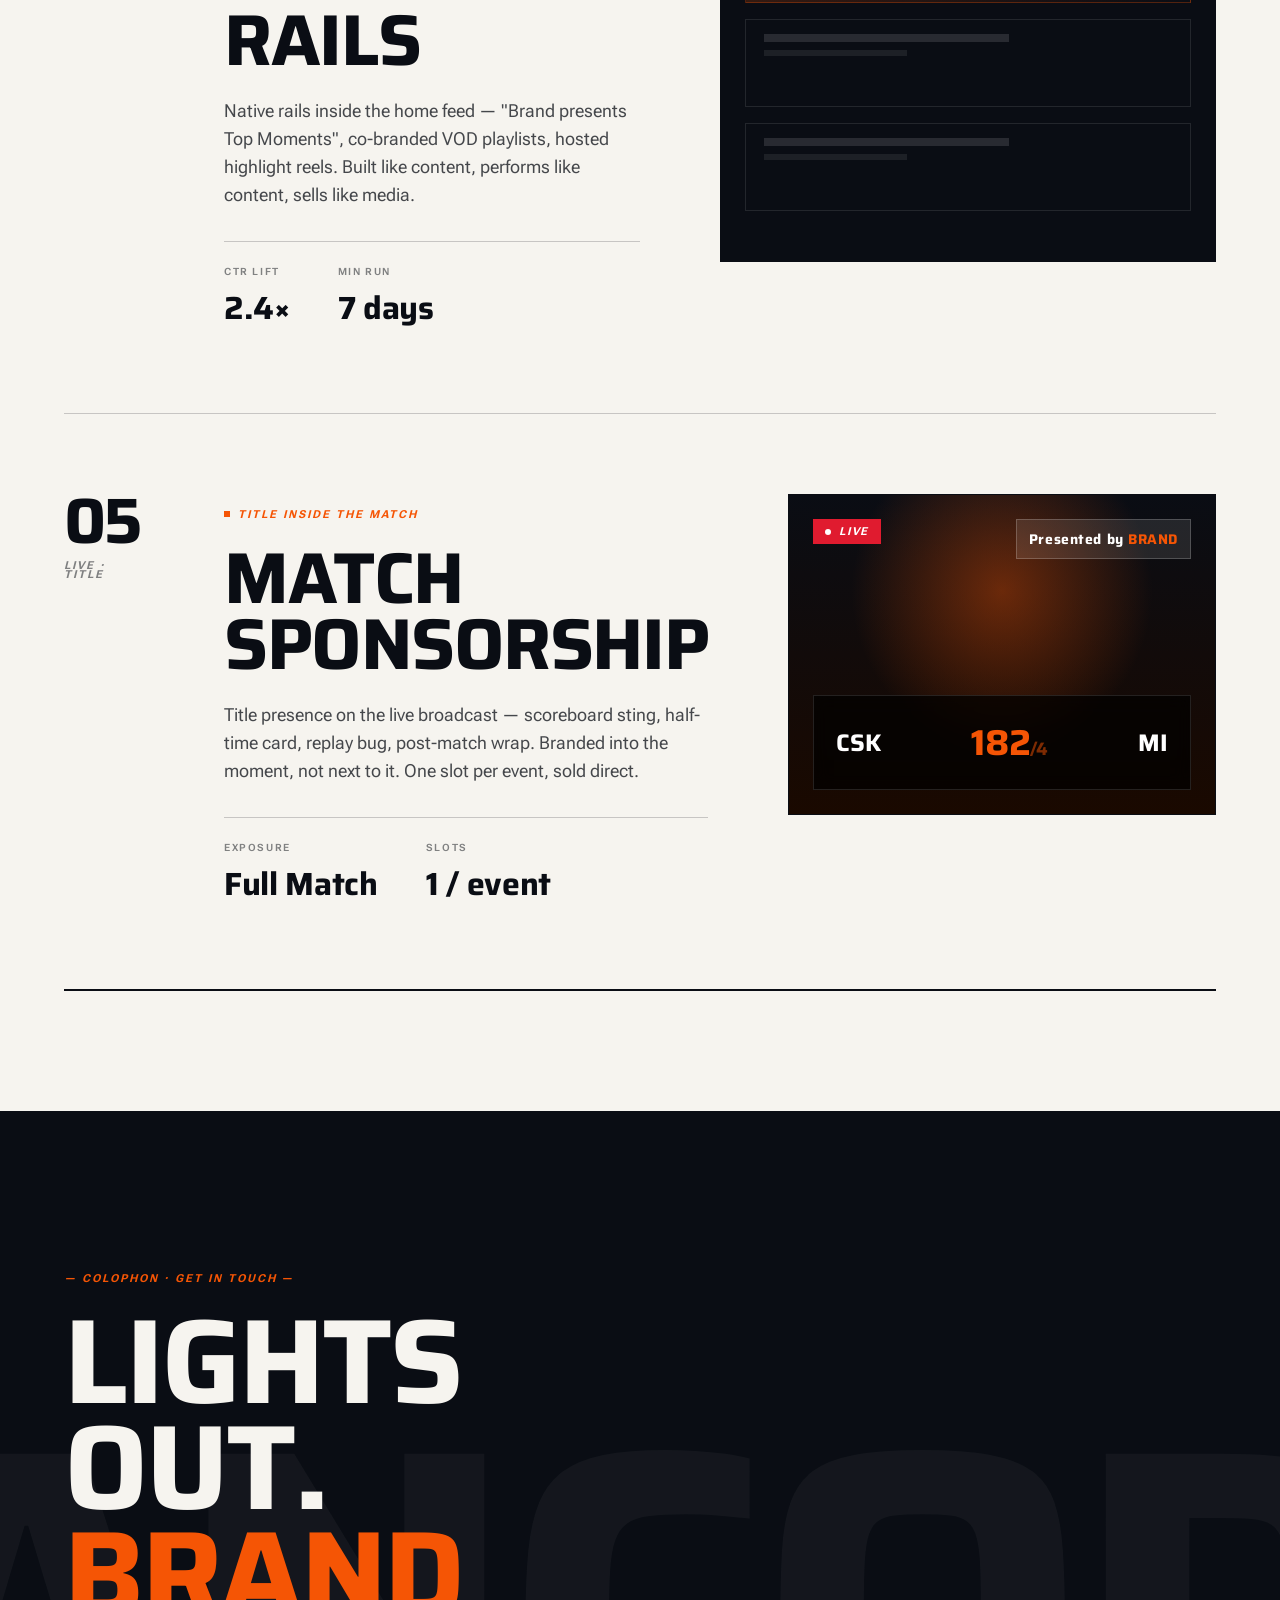
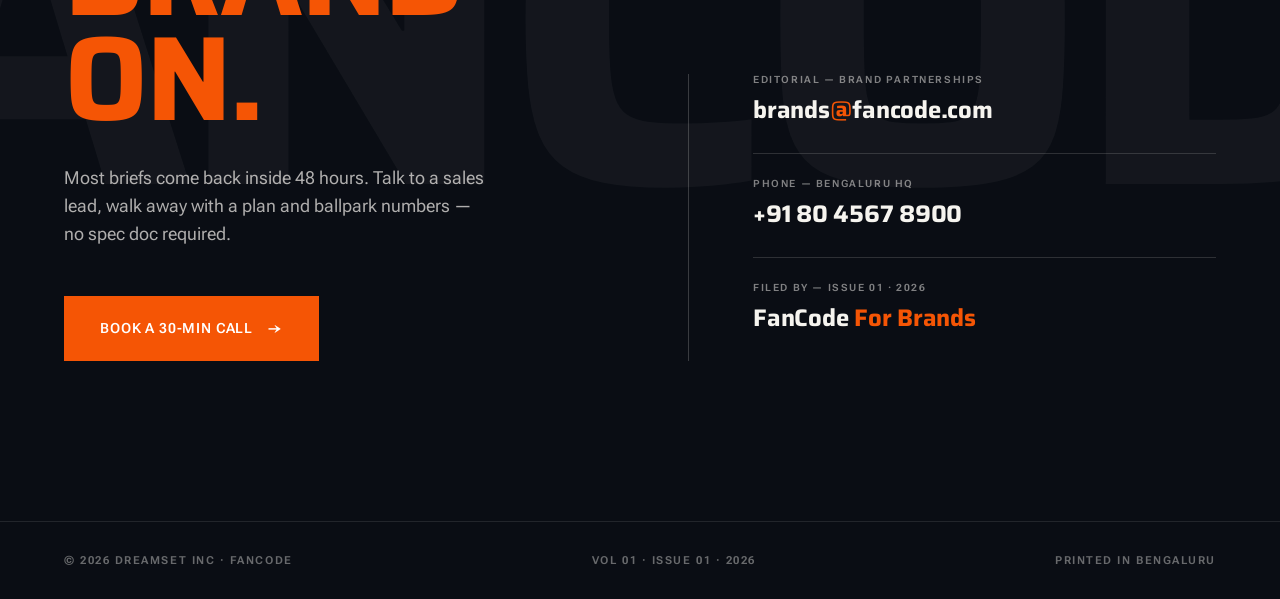
<file: artboards/02-editorial.html>
<!doctype html>
<html lang="en">
<head>
<meta charset="utf-8">
<title>FanCode Ads — The Editorial</title>
<link rel="stylesheet" href="../tokens.css">
<style>
  *,*::before,*::after{box-sizing:border-box;margin:0;padding:0}
  html,body{background:#f6f4ef;color:#0a0d14;font-family:var(--fc_font_body);-webkit-font-smoothing:antialiased;overflow-x:hidden}
  img,svg{display:block;max-width:100%}
  button{font-family:inherit;cursor:pointer;border:none;background:none}
  a{color:inherit;text-decoration:none}
  ::selection{background:#0a0d14;color:#f6f4ef}

  .display{font-family:var(--fc_font_display);font-weight:700;text-transform:uppercase;letter-spacing:-0.02em;line-height:0.88}
  .overline{font-family:var(--fc_font_body);font-weight:800;font-style:italic;text-transform:uppercase;letter-spacing:0.16em;font-size:11px;line-height:1}
  .body{font-family:var(--fc_font_body);font-weight:400}

  .wrap{max-width:1320px;margin:0 auto;padding:0 64px}

  /* MASTHEAD */
  .masthead{padding:32px 64px 24px;border-bottom:1px solid #0a0d14;display:flex;align-items:center;justify-content:space-between}
  .mh-left{display:flex;align-items:baseline;gap:16px}
  .mh-issue{font-family:var(--fc_font_body);font-weight:800;font-style:italic;font-size:11px;letter-spacing:0.16em;text-transform:uppercase}
  .mh-mid{display:flex;align-items:center;gap:14px}
  .mh-mid img{height:18px;filter:invert(1)}
  .mh-mid-divider{width:1px;height:14px;background:#0a0d14}
  .mh-mid-tag{font-family:var(--fc_font_display);font-weight:700;font-size:14px;letter-spacing:-0.01em;text-transform:uppercase}
  .mh-right{font-size:11px;letter-spacing:0.14em;text-transform:uppercase;display:flex;gap:24px;font-weight:600}

  .strapline{padding:14px 64px;border-bottom:1px solid #0a0d14;display:flex;align-items:center;justify-content:space-between;font-size:11px;letter-spacing:0.14em;text-transform:uppercase;font-weight:700}
  .strapline em{color:var(--fc_color_orange_60);font-style:italic;font-weight:800}

  /* HERO COVER */
  .cover{padding:64px 64px 0;border-bottom:1px solid #0a0d14}
  .cover-tag{display:flex;align-items:center;gap:16px;margin-bottom:48px}
  .cover-tag-num{display:inline-flex;align-items:center;justify-content:center;width:36px;height:36px;background:var(--fc_color_orange_60);color:#fff;font-family:var(--fc_font_display);font-weight:700;font-size:14px}
  .cover-h{font-family:var(--fc_font_display);font-weight:700;font-size:240px;line-height:0.84;letter-spacing:-0.04em;text-transform:uppercase;color:#0a0d14;margin-bottom:48px;text-wrap:balance}
  .cover-h em{color:var(--fc_color_orange_60);font-style:normal}
  .cover-h .stroke{-webkit-text-stroke:2px #0a0d14;color:transparent}

  .cover-img{aspect-ratio:21/9;background:#0a0d14;margin:0 -64px 0;border-top:1px solid #0a0d14;position:relative;overflow:hidden}
  .cover-img::before{content:"";position:absolute;inset:0;background:
    radial-gradient(ellipse 70% 80% at 30% 60%, #7a2b02 0%, transparent 60%),
    radial-gradient(ellipse 60% 70% at 75% 40%, #022963 0%, transparent 50%),
    linear-gradient(180deg, #0a0d14 0%, #1a0900 50%, #0a0d14 100%);
  }
  .cover-img::after{content:"";position:absolute;inset:0;
    background-image:radial-gradient(rgba(255,255,255,0.08) 1px,transparent 1px);background-size:4px 4px;
    mix-blend-mode:overlay;opacity:0.6;
  }
  .cover-figure{position:absolute;left:50%;top:50%;transform:translate(-50%,-50%);font-family:var(--fc_font_display);font-weight:700;font-size:520px;line-height:0.8;letter-spacing:-0.06em;color:rgba(255,255,255,0.06);white-space:nowrap}
  .cover-img-meta{position:absolute;bottom:24px;left:64px;right:64px;display:flex;justify-content:space-between;align-items:flex-end;color:rgba(255,255,255,0.7);font-size:11px;letter-spacing:0.14em;text-transform:uppercase;font-weight:700;z-index:5}
  .cover-img-meta .meta-r{text-align:right}

  .cover-foot{display:grid;grid-template-columns:200px 1fr 220px;gap:48px;padding:48px 0;align-items:start}
  .cover-foot-l{font-family:var(--fc_font_body);font-weight:800;font-style:italic;font-size:11px;letter-spacing:0.18em;text-transform:uppercase;color:#0a0d14;line-height:1.6}
  .cover-foot-l span{display:block;color:rgba(10,13,20,0.5);font-weight:700;margin-top:6px;font-style:normal}
  .cover-deck{font-family:var(--fc_font_display);font-weight:700;font-size:32px;line-height:1.05;letter-spacing:-0.01em;color:#0a0d14;text-wrap:balance}
  .cover-foot-r{font-size:11px;letter-spacing:0.12em;text-transform:uppercase;color:rgba(10,13,20,0.6);line-height:1.6;font-weight:600;text-align:right}

  /* OPENING ESSAY */
  .essay{padding:120px 64px;border-bottom:1px solid #0a0d14;background:#f6f4ef}
  .essay-grid{display:grid;grid-template-columns:1fr 2fr 1fr;gap:64px;max-width:1320px;margin:0 auto}
  .essay-meta{font-size:11px;letter-spacing:0.16em;text-transform:uppercase;color:rgba(10,13,20,0.6);line-height:1.6;font-weight:700}
  .essay-meta-h{font-family:var(--fc_font_display);font-weight:700;font-size:48px;line-height:0.9;letter-spacing:-0.02em;color:#0a0d14;text-transform:uppercase;margin-bottom:24px}
  .essay-body{column-count:2;column-gap:48px;column-rule:1px solid rgba(10,13,20,0.15);font-size:18px;line-height:30px;color:#0a0d14}
  .essay-body p{margin-bottom:24px;text-wrap:pretty}
  .dropcap::first-letter{font-family:var(--fc_font_display);font-weight:700;font-size:140px;line-height:0.82;float:left;padding:8px 14px 0 0;color:var(--fc_color_orange_60);text-transform:uppercase}
  .essay-pull{font-family:var(--fc_font_display);font-weight:700;font-size:36px;line-height:1.05;letter-spacing:-0.01em;color:#0a0d14;text-transform:uppercase;text-wrap:balance}
  .essay-pull em{color:var(--fc_color_orange_60);font-style:normal;display:block;margin-top:12px}
  .essay-byline{font-size:11px;letter-spacing:0.14em;text-transform:uppercase;color:rgba(10,13,20,0.6);font-weight:700;margin-top:32px;padding-top:24px;border-top:1px solid rgba(10,13,20,0.2)}
  .essay-byline strong{color:#0a0d14;font-weight:800;display:block;margin-bottom:4px;font-size:13px}

  /* QUOTE */
  .quote-section{padding:160px 64px;border-bottom:1px solid #0a0d14;background:#0a0d14;color:#f6f4ef}
  .quote-grid{display:grid;grid-template-columns:1fr 2fr;gap:96px;max-width:1320px;margin:0 auto;align-items:start}
  .qg-l{display:flex;flex-direction:column;gap:24px}
  .qg-num{font-family:var(--fc_font_display);font-weight:700;font-size:140px;line-height:0.85;letter-spacing:-0.04em;color:rgba(246,244,239,0.1)}
  .qg-meta{font-size:11px;letter-spacing:0.16em;text-transform:uppercase;color:rgba(246,244,239,0.6);font-weight:700;line-height:1.7}
  .qg-meta strong{display:block;color:#f6f4ef;font-weight:800;margin-bottom:6px;font-size:12px}
  .quote-text{font-family:var(--fc_font_display);font-weight:700;font-size:64px;line-height:1.05;letter-spacing:-0.01em;text-transform:uppercase;color:#f6f4ef;text-wrap:balance;margin-bottom:48px}
  .quote-text em{color:var(--fc_color_orange_60);font-style:normal}
  .qg-mark{font-family:var(--fc_font_display);font-weight:700;font-size:96px;line-height:0.5;color:var(--fc_color_orange_60);margin-bottom:8px}
  .qg-attr{display:grid;grid-template-columns:1fr auto auto;gap:48px;padding-top:32px;border-top:1px solid rgba(246,244,239,0.2);align-items:end}
  .qa-name{font-size:14px;font-weight:600;color:#f6f4ef;margin-bottom:2px}
  .qa-role{font-size:11px;color:rgba(246,244,239,0.5);letter-spacing:0.06em}
  .qa-stat{font-family:var(--fc_font_display);font-weight:700;font-size:64px;color:var(--fc_color_orange_60);line-height:0.9;letter-spacing:-0.02em}
  .qa-stat-label{font-size:10px;color:rgba(246,244,239,0.5);text-transform:uppercase;letter-spacing:0.16em;margin-top:4px;font-weight:700}

  /* FORMATS */
  .formats{padding:120px 64px;border-bottom:1px solid #0a0d14;background:#f6f4ef}
  .formats-head{display:grid;grid-template-columns:200px 1fr 320px;gap:48px;margin-bottom:96px;align-items:end;max-width:1320px;margin-left:auto;margin-right:auto}
  .fh-section{font-family:var(--fc_font_body);font-weight:800;font-style:italic;font-size:11px;letter-spacing:0.18em;text-transform:uppercase;color:rgba(10,13,20,0.6);line-height:1.6}
  .fh-section span{display:block;color:#0a0d14;font-style:normal;font-weight:700;font-size:11px;margin-top:4px}
  .fh-h{font-family:var(--fc_font_display);font-weight:700;font-size:96px;line-height:0.88;letter-spacing:-0.02em;text-transform:uppercase;color:#0a0d14;text-wrap:balance}
  .fh-h em{color:var(--fc_color_orange_60);font-style:normal}
  .fh-sub{font-size:15px;line-height:24px;color:rgba(10,13,20,0.7);text-wrap:pretty}

  .formats-list{max-width:1320px;margin:0 auto;border-top:2px solid #0a0d14}
  .format{display:grid;grid-template-columns:80px 1fr 1.2fr;gap:80px;padding:80px 0;border-bottom:1px solid rgba(10,13,20,0.2);align-items:start;position:relative}
  .format-num{font-family:var(--fc_font_display);font-weight:700;font-size:64px;color:#0a0d14;line-height:0.85;letter-spacing:-0.04em}
  .format-num small{font-family:var(--fc_font_body);font-weight:800;font-style:italic;display:block;font-size:11px;letter-spacing:0.18em;color:rgba(10,13,20,0.5);margin-top:12px;text-transform:uppercase}
  .format-info{padding-top:8px}
  .format-tag{display:inline-flex;align-items:center;gap:8px;font-family:var(--fc_font_body);font-weight:800;font-style:italic;font-size:11px;letter-spacing:0.18em;color:var(--fc_color_orange_60);text-transform:uppercase;margin-bottom:24px}
  .format-tag::before{content:"";width:6px;height:6px;background:var(--fc_color_orange_60)}
  .format-name{font-family:var(--fc_font_display);font-weight:700;font-size:72px;color:#0a0d14;text-transform:uppercase;letter-spacing:-0.02em;line-height:0.92;margin-bottom:24px;text-wrap:balance}
  .format-desc{font-size:18px;line-height:28px;color:rgba(10,13,20,0.75);margin-bottom:32px;max-width:480px;text-wrap:pretty}
  .format-stats{display:flex;gap:48px;padding-top:24px;border-top:1px solid rgba(10,13,20,0.2)}
  .fs{display:flex;flex-direction:column;gap:6px}
  .fs-label{font-size:10px;color:rgba(10,13,20,0.5);text-transform:uppercase;letter-spacing:0.16em;font-weight:700}
  .fs-val{font-family:var(--fc_font_display);font-weight:700;font-size:32px;color:#0a0d14;letter-spacing:-0.01em}
  .format-mock{aspect-ratio:4/3;background:#0a0d14;border:1px solid #0a0d14;position:relative;overflow:hidden}

  /* mock variants - editorial: more restrained */
  .mock-1{background:radial-gradient(ellipse at 50% 60%, #7a2b02 0%, #1a0900 60%, #0a0d14 100%)}
  .mock-1::before{content:"";position:absolute;inset:0;background:linear-gradient(180deg,transparent 60%,rgba(0,0,0,0.7))}
  .mock-1::after{content:"AD · 0:08";position:absolute;left:20px;top:20px;font-family:var(--fc_font_body);font-weight:800;font-style:italic;font-size:11px;letter-spacing:0.16em;color:#fff;background:var(--fc_color_orange_60);padding:6px 12px;text-transform:uppercase}
  .mock-1 .pc{position:absolute;left:50%;top:50%;transform:translate(-50%,-50%);width:90px;height:90px;border:2px solid rgba(255,255,255,0.7);border-radius:50%;display:flex;align-items:center;justify-content:center}
  .mock-1 .pc::after{content:"";width:0;height:0;border-left:20px solid #fff;border-top:14px solid transparent;border-bottom:14px solid transparent;margin-left:6px}
  .mock-1 .pg{position:absolute;left:20px;right:20px;bottom:20px;height:3px;background:rgba(255,255,255,0.18)}
  .mock-1 .pg::before{content:"";position:absolute;left:0;top:0;height:100%;width:32%;background:var(--fc_color_orange_60)}

  .mock-2{background:#f6f4ef}
  .mock-2 .top-band{position:absolute;left:0;right:0;top:0;height:55%;background:linear-gradient(135deg,#3d1501 0%,#7a2b02 100%);display:flex;align-items:center;justify-content:center;color:#fff;font-family:var(--fc_font_display);font-weight:700;font-size:64px;letter-spacing:-0.02em}
  .mock-2 .feed-card{position:absolute;left:24px;bottom:24px;right:24px;height:35%;background:#fff;border:1px solid rgba(10,13,20,0.15);padding:14px}
  .mock-2 .feed-card::before{content:"";display:block;width:60%;height:8px;background:rgba(10,13,20,0.85);margin-bottom:10px}
  .mock-2 .feed-card::after{content:"";display:block;width:40%;height:6px;background:rgba(10,13,20,0.3)}

  .mock-3{background:radial-gradient(circle at 50% 40%, #1a0900 0%, #0a0d14 70%)}
  .mock-3 .ctv{position:absolute;inset:8% 8% 18% 8%;border:6px solid #1a1a1a;background:linear-gradient(135deg,#3d1501,#7a2b02);overflow:hidden;box-shadow:0 30px 60px rgba(0,0,0,0.5)}
  .mock-3 .ctv::after{content:"";position:absolute;left:50%;top:50%;transform:translate(-50%,-50%);width:48px;height:48px;background:var(--fc_color_orange_60);border-radius:50%;box-shadow:0 0 60px rgba(245,85,5,0.8)}
  .mock-3 .ctv-stand{position:absolute;left:50%;bottom:8%;transform:translateX(-50%);width:64px;height:5px;background:#1a1a1a}

  .mock-4{background:#0a0d14}
  .mock-4 .fr{position:absolute;left:24px;right:24px;height:88px;border:1px solid rgba(255,255,255,0.1);padding:14px 18px}
  .mock-4 .fr.r1{top:24px;background:linear-gradient(90deg,rgba(245,85,5,0.18),transparent);border-color:rgba(245,85,5,0.3)}
  .mock-4 .fr.r1::before{content:"SPONSORED · BRAND";font-family:var(--fc_font_body);font-weight:800;font-style:italic;font-size:11px;letter-spacing:0.16em;color:var(--fc_color_orange_60);text-transform:uppercase}
  .mock-4 .fr.r1::after{content:"";display:block;margin-top:14px;width:50%;height:6px;background:rgba(255,255,255,0.4)}
  .mock-4 .fr.r2{top:128px;}
  .mock-4 .fr.r3{top:232px;}
  .mock-4 .fr.r2::before,.mock-4 .fr.r3::before{content:"";display:block;width:60%;height:8px;background:rgba(255,255,255,0.12);margin-bottom:8px}
  .mock-4 .fr.r2::after,.mock-4 .fr.r3::after{content:"";display:block;width:35%;height:6px;background:rgba(255,255,255,0.08)}

  .mock-5{background:linear-gradient(180deg,#0a0d14,#1a0900)}
  .mock-5::before{content:"";position:absolute;inset:0;background:radial-gradient(ellipse at 50% 30%, rgba(245,85,5,0.4) 0%, transparent 50%)}
  .mock-5 .live-strip{position:absolute;left:24px;top:24px;display:inline-flex;align-items:center;gap:8px;padding:6px 12px;background:var(--fc_color_red_60);font-family:var(--fc_font_body);font-weight:800;font-style:italic;font-size:11px;letter-spacing:0.16em;color:#fff;text-transform:uppercase}
  .mock-5 .live-strip::before{content:"";width:6px;height:6px;border-radius:50%;background:#fff}
  .mock-5 .scoreboard{position:absolute;left:24px;right:24px;bottom:24px;display:flex;align-items:center;justify-content:space-between;padding:18px 22px;background:rgba(0,0,0,0.7);backdrop-filter:blur(8px);border:1px solid rgba(255,255,255,0.12)}
  .mock-5 .team{font-family:var(--fc_font_display);font-weight:700;font-size:24px;color:#fff;letter-spacing:-0.01em}
  .mock-5 .score{font-family:var(--fc_font_display);font-weight:700;font-size:36px;color:var(--fc_color_orange_60);letter-spacing:-0.02em}
  .mock-5 .sponsor-stamp{position:absolute;top:24px;right:24px;font-family:var(--fc_font_display);font-weight:700;font-size:14px;color:#fff;letter-spacing:0.04em;background:rgba(255,255,255,0.1);padding:8px 12px;border:1px solid rgba(255,255,255,0.2)}
  .mock-5 .sponsor-stamp em{color:var(--fc_color_orange_60);font-style:normal}

  /* COLOPHON / CTA */
  .colophon{padding:160px 64px;background:#0a0d14;color:#f6f4ef;position:relative;overflow:hidden}
  .colophon::before{content:"FANCODE";position:absolute;left:50%;top:50%;transform:translate(-50%,-50%);font-family:var(--fc_font_display);font-weight:700;font-size:480px;line-height:0.85;letter-spacing:-0.04em;color:rgba(246,244,239,0.04);white-space:nowrap;pointer-events:none}
  .colophon-grid{position:relative;display:grid;grid-template-columns:1fr 1fr;gap:96px;max-width:1320px;margin:0 auto;align-items:end}
  .col-eyebrow{font-family:var(--fc_font_body);font-weight:800;font-style:italic;font-size:11px;letter-spacing:0.18em;text-transform:uppercase;color:var(--fc_color_orange_60);margin-bottom:24px}
  .col-h{font-family:var(--fc_font_display);font-weight:700;font-size:120px;line-height:0.88;letter-spacing:-0.02em;text-transform:uppercase;color:#f6f4ef;margin-bottom:32px;text-wrap:balance}
  .col-h em{color:var(--fc_color_orange_60);font-style:normal}
  .col-sub{font-size:18px;line-height:28px;color:rgba(246,244,239,0.7);max-width:420px;text-wrap:pretty;margin-bottom:48px}
  .col-cta{display:inline-flex;align-items:center;gap:14px;padding:22px 36px;background:var(--fc_color_orange_60);color:#fff;font-size:14px;font-weight:600;letter-spacing:0.06em;text-transform:uppercase}
  .col-r{display:flex;flex-direction:column;gap:24px;border-left:1px solid rgba(246,244,239,0.2);padding-left:64px}
  .col-r-row{display:flex;flex-direction:column;gap:6px;padding-bottom:24px;border-bottom:1px solid rgba(246,244,239,0.15)}
  .col-r-row:last-child{border-bottom:none}
  .col-r-label{font-size:10px;letter-spacing:0.16em;text-transform:uppercase;color:rgba(246,244,239,0.5);font-weight:700}
  .col-r-val{font-family:var(--fc_font_display);font-weight:700;font-size:24px;color:#f6f4ef;letter-spacing:-0.01em}
  .col-r-val em{color:var(--fc_color_orange_60);font-style:normal}

  .foot{padding:32px 64px;background:#0a0d14;color:rgba(246,244,239,0.4);display:flex;justify-content:space-between;align-items:center;font-size:11px;letter-spacing:0.14em;text-transform:uppercase;font-weight:700;border-top:1px solid rgba(246,244,239,0.1)}
</style>
</head>
<body>

<header class="masthead">
  <div class="mh-left">
    <span class="mh-issue">Vol 01 · 2026</span>
  </div>
  <div class="mh-mid">
    <img src="../assets/fancode-logo.svg" alt="FanCode">
    <div class="mh-mid-divider"></div>
    <span class="mh-mid-tag">For Brands</span>
  </div>
  <div class="mh-right">
    <span>Inquiries</span>
    <span>Book a Call</span>
  </div>
</header>

<div class="strapline">
  <span>The quarterly brief on attention in live sport.</span>
  <span>Issue · 01 — <em>Lights Out, Brand On.</em></span>
  <span>India · 2026</span>
</div>

<!-- COVER -->
<section class="cover" data-screen-label="01 Cover">
  <div class="cover-tag">
    <span class="cover-tag-num">01</span>
    <span class="overline">THE COVER STORY</span>
  </div>
  <h1 class="cover-h">Lights<br>out.<br><em>Brand on.</em></h1>
  <div class="cover-img">
    <div class="cover-figure">F1</div>
    <div class="cover-img-meta">
      <span>Photographed at Marina Bay · Singapore GP · 2025</span>
      <span class="meta-r">Cover Story · Issue 01</span>
    </div>
  </div>
  <div class="cover-foot">
    <div class="cover-foot-l">
      The Cover Story
      <span>5 Million Fans · 12 Sports · 1 Screen</span>
    </div>
    <p class="cover-deck">Inside the last appointment medium left in India — and the formats that put your brand inside the moment fans <em>refuse</em> to look away.</p>
    <div class="cover-foot-r">Pp · 04 — 18<br>Read Time · 6 Min</div>
  </div>
</section>

<!-- ESSAY -->
<section class="essay" data-screen-label="02 Essay">
  <div class="essay-grid">
    <div class="essay-meta">
      Section 02
      <div class="essay-meta-h">The Brief</div>
      <div>Filed by FanCode<br>Editorial · Brands<br>Pp · 04</div>
    </div>
    <div class="essay-body">
      <p class="dropcap">Live sport is the last appointment medium India has left. Fans don't time-shift it, they don't scroll past it, and on the big nights they put the rest of their lives on hold for it. That is not a media buy. That is a captive audience showing up on a clock you can plan around.</p>
      <p>FanCode reaches five million of those fans every month, across twelve sports — IPL, F1, La Liga, MotoGP, Pro Kabaddi, NFL, and a dozen more — through one product designed for the kind of fan who wants every ball, every lap, every set.</p>
      <p>This issue is the brief: who they are, what we sell, and the formats that win when attention is a finite resource and the toss is twelve seconds away.</p>
    </div>
    <div>
      <p class="essay-pull">Where attention <em>actually</em> exists.</p>
      <div class="essay-byline">
        <strong>FanCode Editorial</strong>
        Brand Partnerships Desk<br>
        Bengaluru · 2026
      </div>
    </div>
  </div>
</section>

<!-- QUOTE -->
<section class="quote-section" data-screen-label="03 Quote">
  <div class="quote-grid">
    <div class="qg-l">
      <div class="qg-num">02</div>
      <div class="qg-meta">
        <strong>Case Study · 01</strong>
        F1 Singapore GP<br>
        Race&middot;Fuel · 2025<br>
        Format · Pre-roll Live<br>
        Window · 14 Days
      </div>
    </div>
    <div>
      <div class="qg-mark">"</div>
      <p class="quote-text">FanCode put us in front of F1 fans <em>twelve minutes before lights out</em> — the highest-attention buy we ran all year.</p>
      <div class="qg-attr">
        <div>
          <div class="qa-name">Priya Krishnan</div>
          <div class="qa-role">Head of Brand · Race·Fuel</div>
        </div>
        <div>
          <div class="qa-stat">+193%</div>
          <div class="qa-stat-label">AIDED RECALL</div>
        </div>
        <div>
          <div class="qa-stat">2.4×</div>
          <div class="qa-stat-label">PURCHASE INTENT</div>
        </div>
      </div>
    </div>
  </div>
</section>

<!-- FORMATS -->
<section class="formats" data-screen-label="04 Formats">
  <div class="formats-head">
    <div class="fh-section">
      Section 04
      <span>The Catalogue</span>
    </div>
    <h2 class="fh-h">Five formats.<br>Built for the moment<br>fans <em>look up</em>.</h2>
    <p class="fh-sub">Every spot lives inside live sport. No skip-button shortcuts, no scroll-past banners. Just attention, where it actually exists — at full price.</p>
  </div>

  <div class="formats-list">

    <div class="format">
      <div class="format-num">01<small>Video · In-Stream</small></div>
      <div class="format-info">
        <div class="format-tag">The Slot They Cannot Skip</div>
        <h3 class="format-name">Pre-roll<br>Live</h3>
        <p class="format-desc">The slot fans don't skip — because the toss is twelve seconds away. Non-skippable, full-attention, locked to the live event start. Sold by event window, capped per category.</p>
        <div class="format-stats">
          <div class="fs"><div class="fs-label">Duration</div><div class="fs-val">15–30s</div></div>
          <div class="fs"><div class="fs-label">Completion</div><div class="fs-val">96%</div></div>
        </div>
      </div>
      <div class="format-mock mock-1"><div class="pc"></div><div class="pg"></div></div>
    </div>

    <div class="format">
      <div class="format-num">02<small>Display · 24 hrs</small></div>
      <div class="format-info">
        <div class="format-tag">The Whole Front Door</div>
        <h3 class="format-name">Homepage<br>Takeover</h3>
        <p class="format-desc">The whole front door is yours. Masthead plus sponsored rail plus native pre-roll for twenty-four hours, scheduled to event launch days — IPL opening, F1 lights-out, Champions League final.</p>
        <div class="format-stats">
          <div class="fs"><div class="fs-label">Window</div><div class="fs-val">24 hrs</div></div>
          <div class="fs"><div class="fs-label">Reach</div><div class="fs-val">1.8M+</div></div>
        </div>
      </div>
      <div class="format-mock mock-2"><div class="top-band">BRAND</div><div class="feed-card"></div></div>
    </div>

    <div class="format">
      <div class="format-num">03<small>CTV · Big Screen</small></div>
      <div class="format-info">
        <div class="format-tag">The Big Screen</div>
        <h3 class="format-name">Connected<br>TV</h3>
        <p class="format-desc">Lean-back, full-screen, household viewing on smart TVs. An affluent metro audience watching on the biggest panel they own — and the one ad environment in India where 4K still means something.</p>
        <div class="format-stats">
          <div class="fs"><div class="fs-label">Format</div><div class="fs-val">4K</div></div>
          <div class="fs"><div class="fs-label">HHI &gt; ₹15L</div><div class="fs-val">62%</div></div>
        </div>
      </div>
      <div class="format-mock mock-3"><div class="ctv"></div><div class="ctv-stand"></div></div>
    </div>

    <div class="format">
      <div class="format-num">04<small>Display · Native</small></div>
      <div class="format-info">
        <div class="format-tag">Native Inside The Feed</div>
        <h3 class="format-name">Sponsored<br>Rails</h3>
        <p class="format-desc">Native rails inside the home feed — "Brand presents Top Moments", co-branded VOD playlists, hosted highlight reels. Built like content, performs like content, sells like media.</p>
        <div class="format-stats">
          <div class="fs"><div class="fs-label">CTR Lift</div><div class="fs-val">2.4×</div></div>
          <div class="fs"><div class="fs-label">Min Run</div><div class="fs-val">7 days</div></div>
        </div>
      </div>
      <div class="format-mock mock-4">
        <div class="fr r1"></div>
        <div class="fr r2"></div>
        <div class="fr r3"></div>
      </div>
    </div>

    <div class="format" style="border-bottom:2px solid #0a0d14">
      <div class="format-num">05<small>Live · Title</small></div>
      <div class="format-info">
        <div class="format-tag">Title Inside The Match</div>
        <h3 class="format-name">Match<br>Sponsorship</h3>
        <p class="format-desc">Title presence on the live broadcast — scoreboard sting, half-time card, replay bug, post-match wrap. Branded into the moment, not next to it. One slot per event, sold direct.</p>
        <div class="format-stats">
          <div class="fs"><div class="fs-label">Exposure</div><div class="fs-val">Full Match</div></div>
          <div class="fs"><div class="fs-label">Slots</div><div class="fs-val">1 / event</div></div>
        </div>
      </div>
      <div class="format-mock mock-5">
        <div class="live-strip">LIVE</div>
        <div class="sponsor-stamp">Presented by <em>BRAND</em></div>
        <div class="scoreboard">
          <span class="team">CSK</span>
          <span class="score">182<span style="opacity:0.5;font-size:18px">/4</span></span>
          <span class="team">MI</span>
        </div>
      </div>
    </div>

  </div>
</section>

<!-- COLOPHON / CTA -->
<section class="colophon" data-screen-label="05 Colophon">
  <div class="colophon-grid">
    <div>
      <div class="col-eyebrow">— Colophon · Get In Touch —</div>
      <h2 class="col-h">Lights out.<br><em>Brand on.</em></h2>
      <p class="col-sub">Most briefs come back inside 48 hours. Talk to a sales lead, walk away with a plan and ballpark numbers — no spec doc required.</p>
      <a class="col-cta">Book a 30-min call <span style="font-size:18px">→</span></a>
    </div>
    <div class="col-r">
      <div class="col-r-row">
        <span class="col-r-label">Editorial — Brand Partnerships</span>
        <span class="col-r-val">brands<em>@</em>fancode.com</span>
      </div>
      <div class="col-r-row">
        <span class="col-r-label">Phone — Bengaluru HQ</span>
        <span class="col-r-val">+91 80 4567 8900</span>
      </div>
      <div class="col-r-row">
        <span class="col-r-label">Filed By — Issue 01 · 2026</span>
        <span class="col-r-val">FanCode <em>For Brands</em></span>
      </div>
    </div>
  </div>
</section>

<footer class="foot">
  <span>© 2026 Dreamset Inc · FanCode</span>
  <span>Vol 01 · Issue 01 · 2026</span>
  <span>Printed In Bengaluru</span>
</footer>

</body>
</html>
</file>
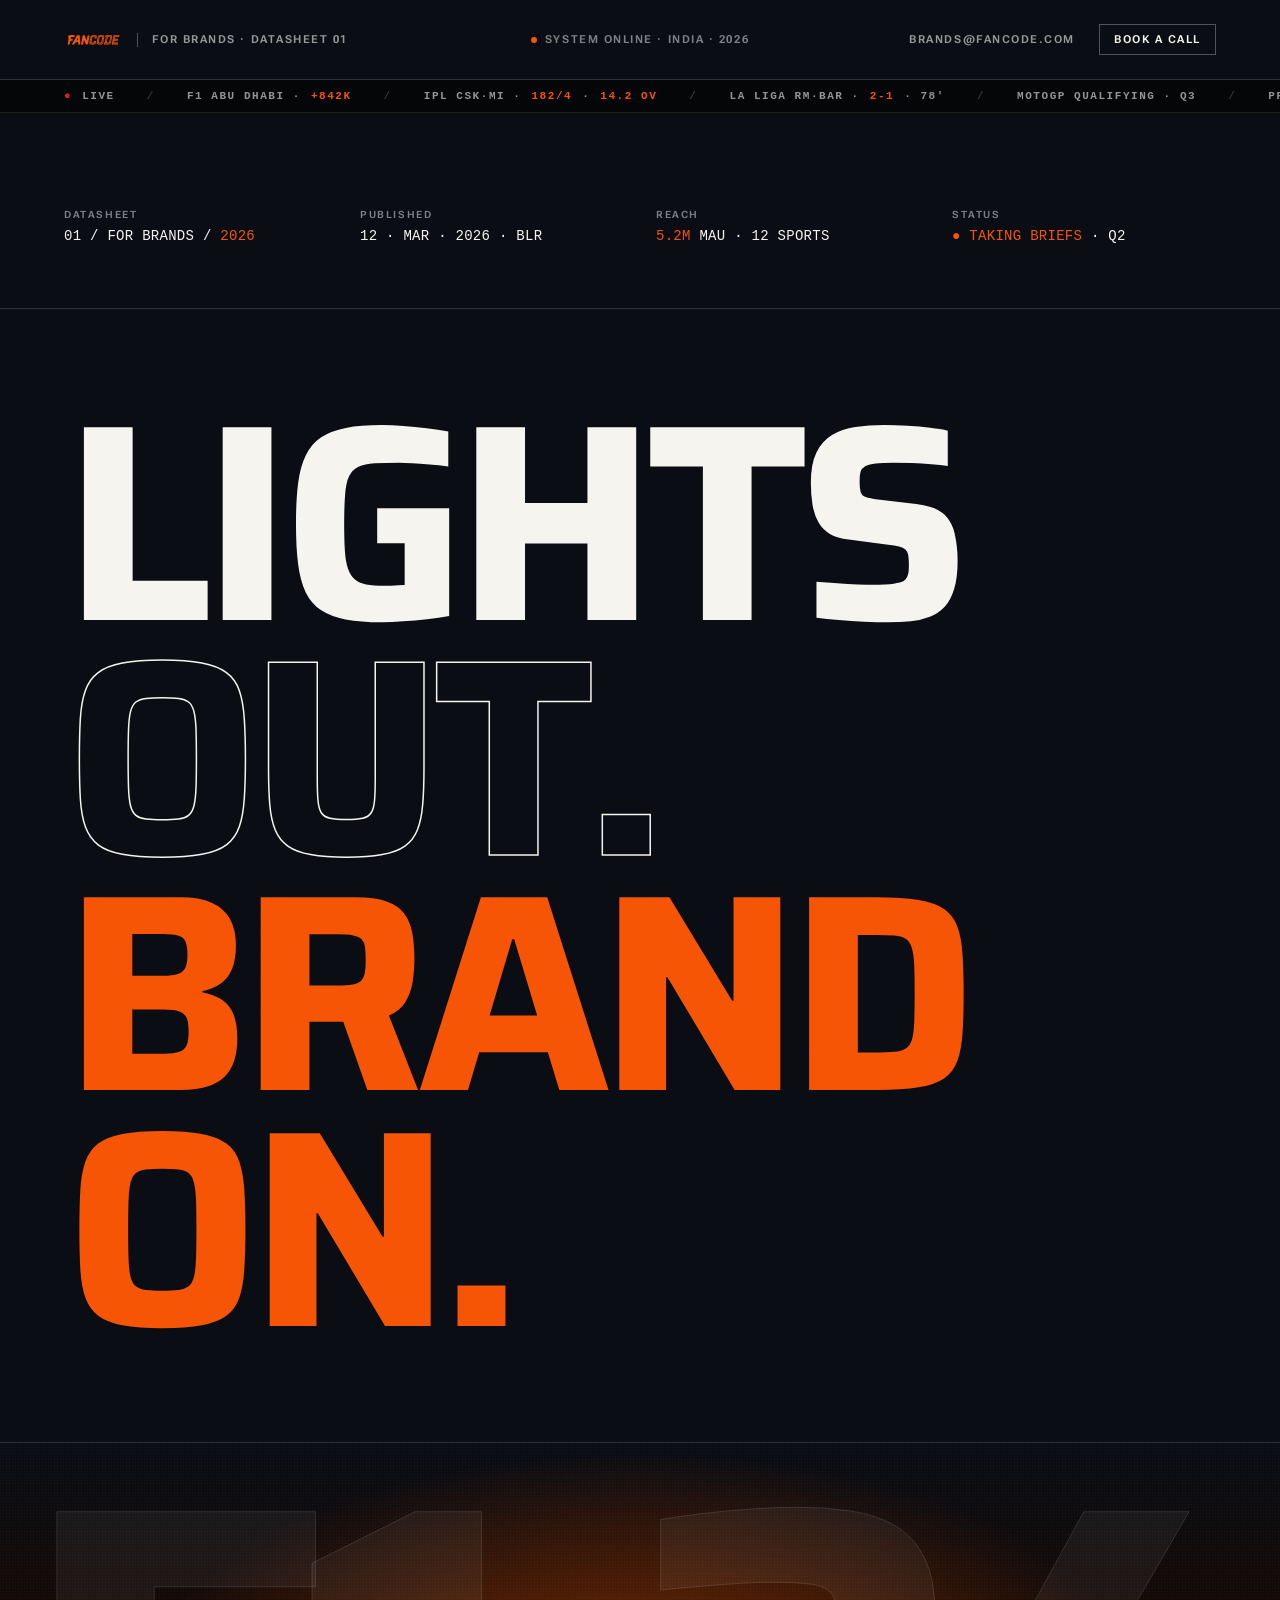
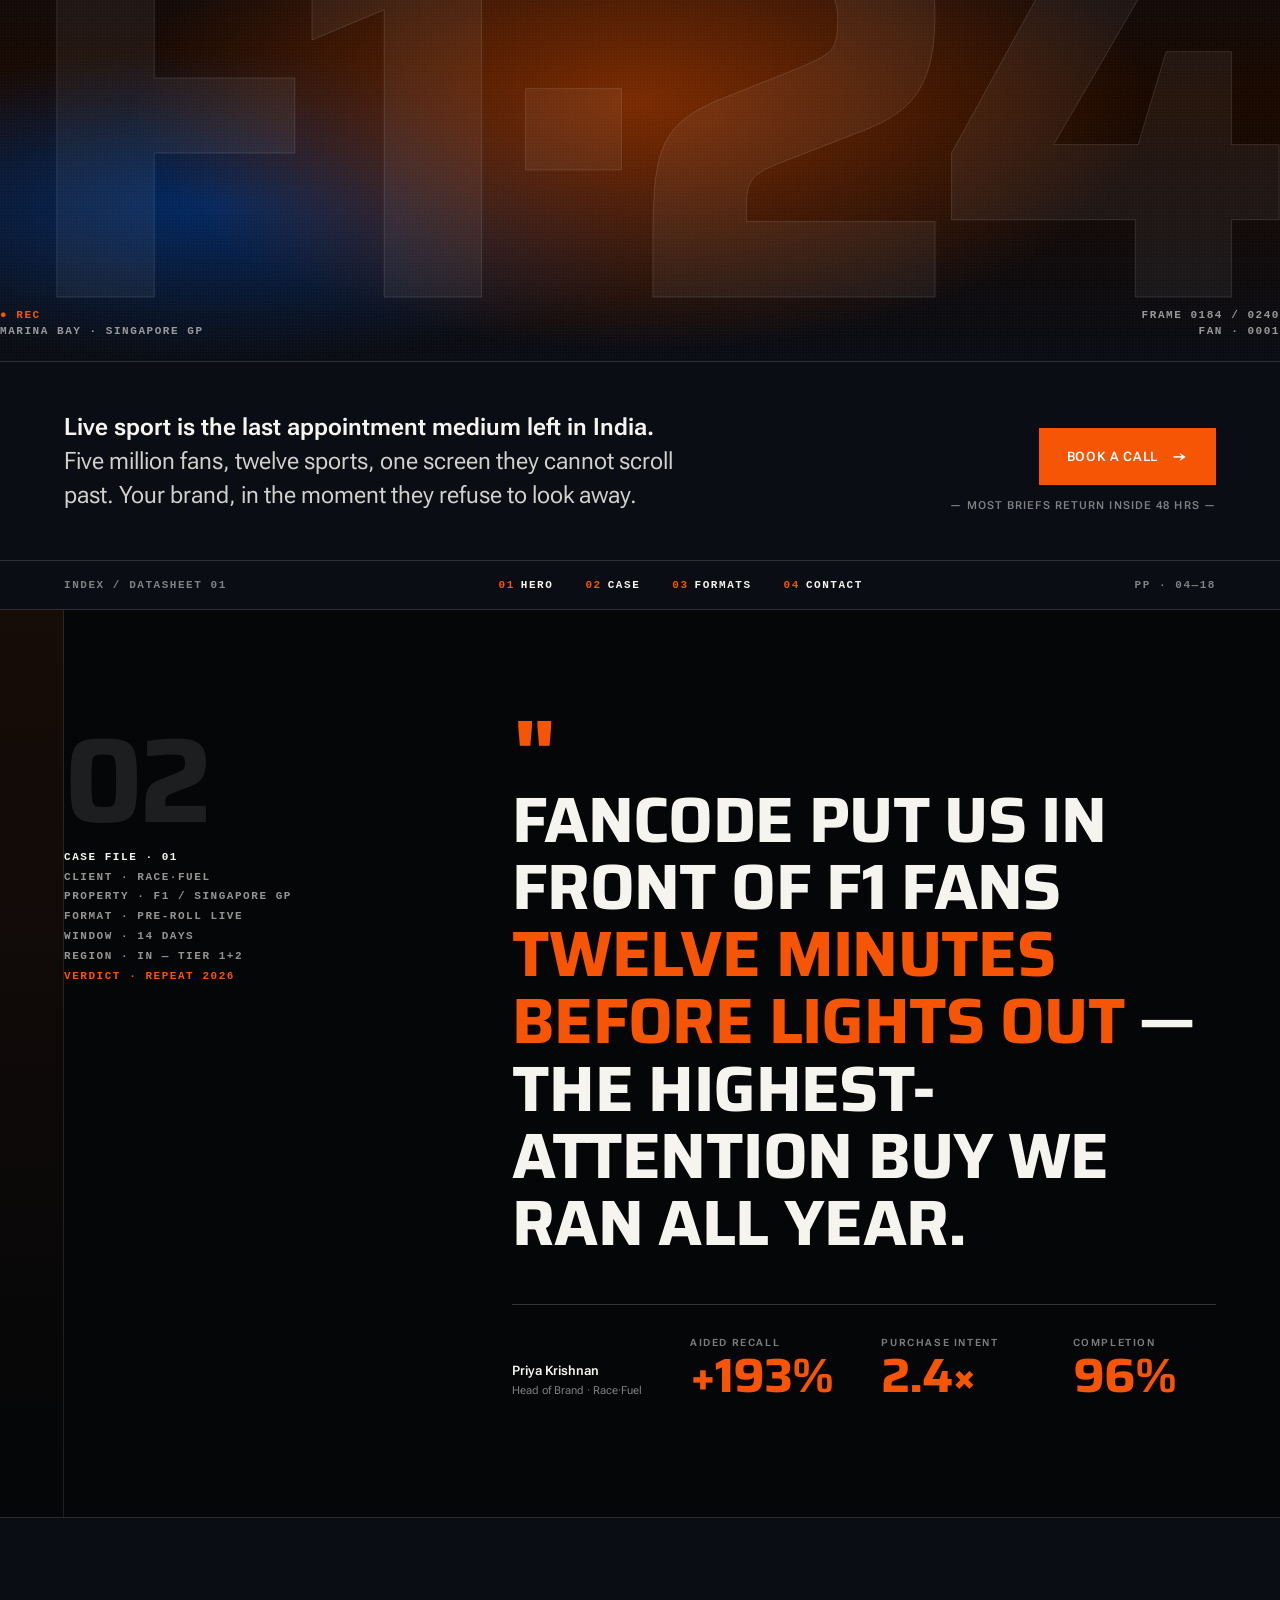
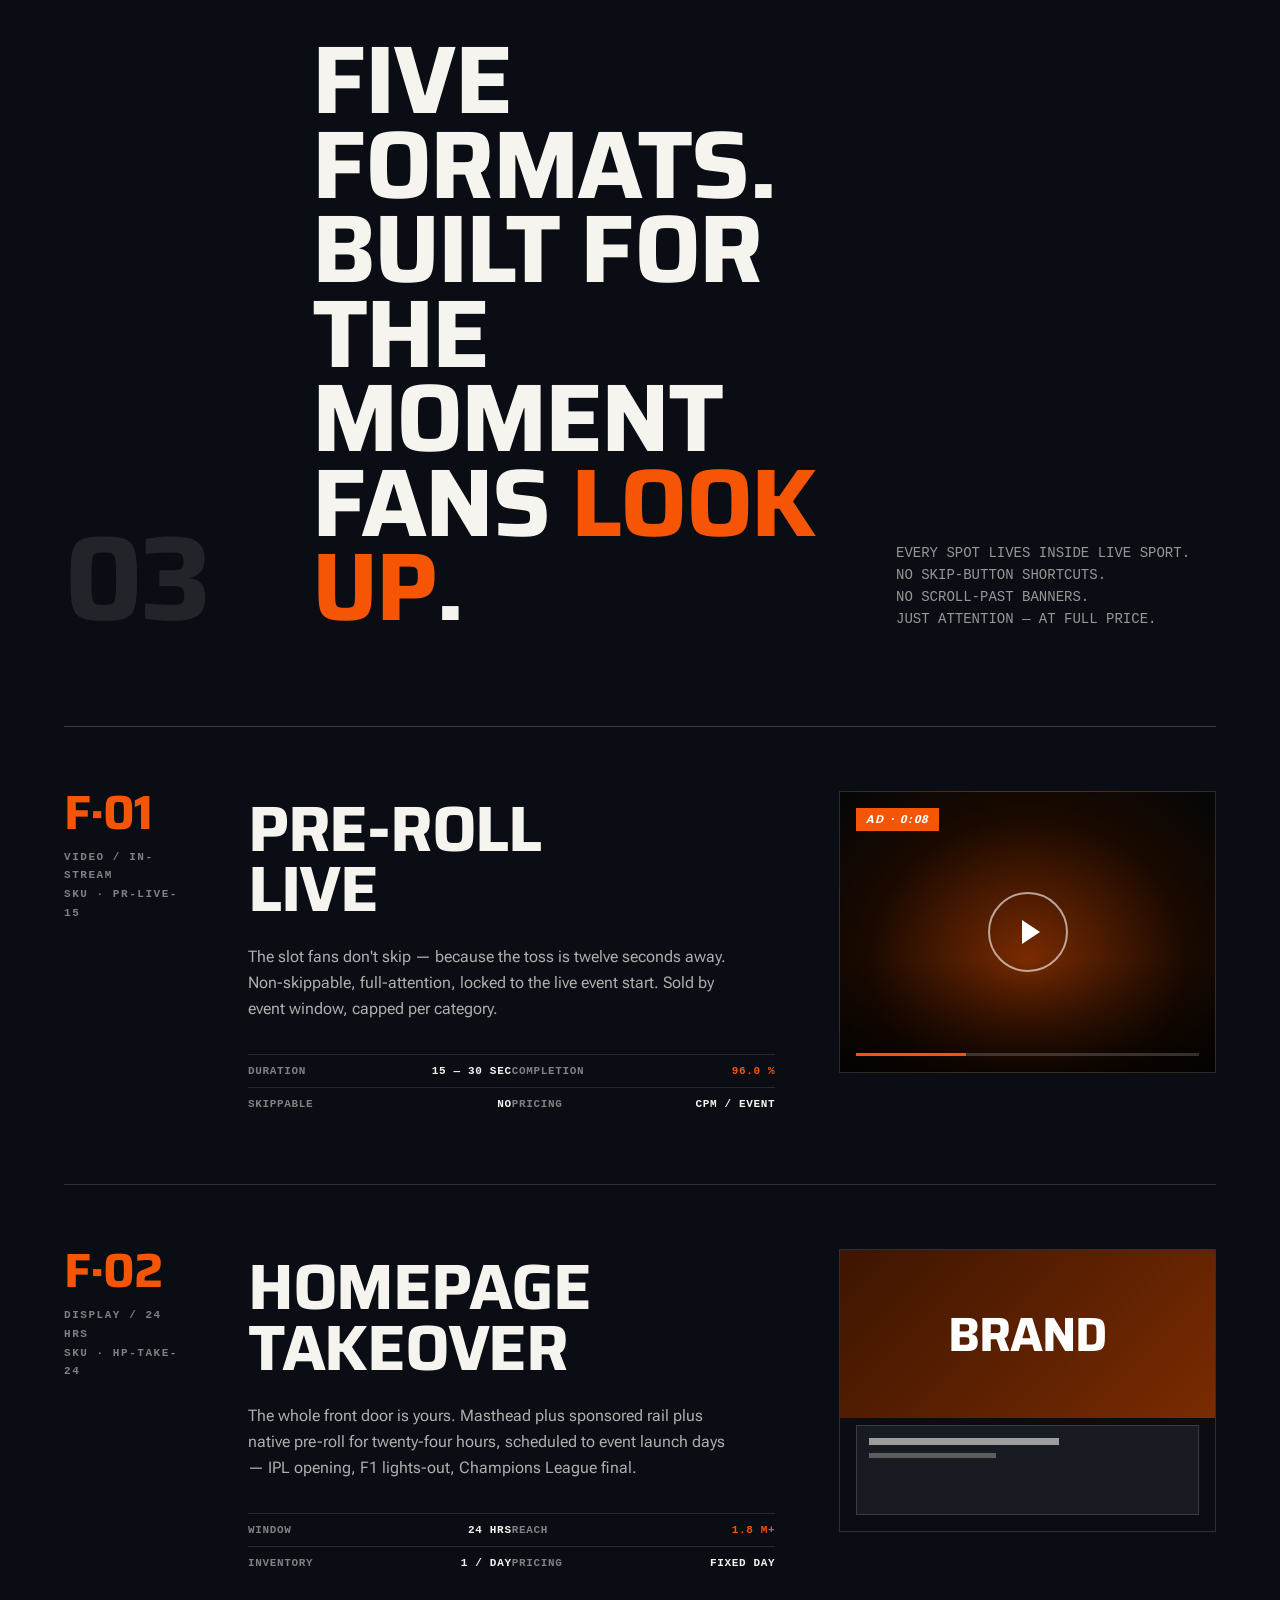
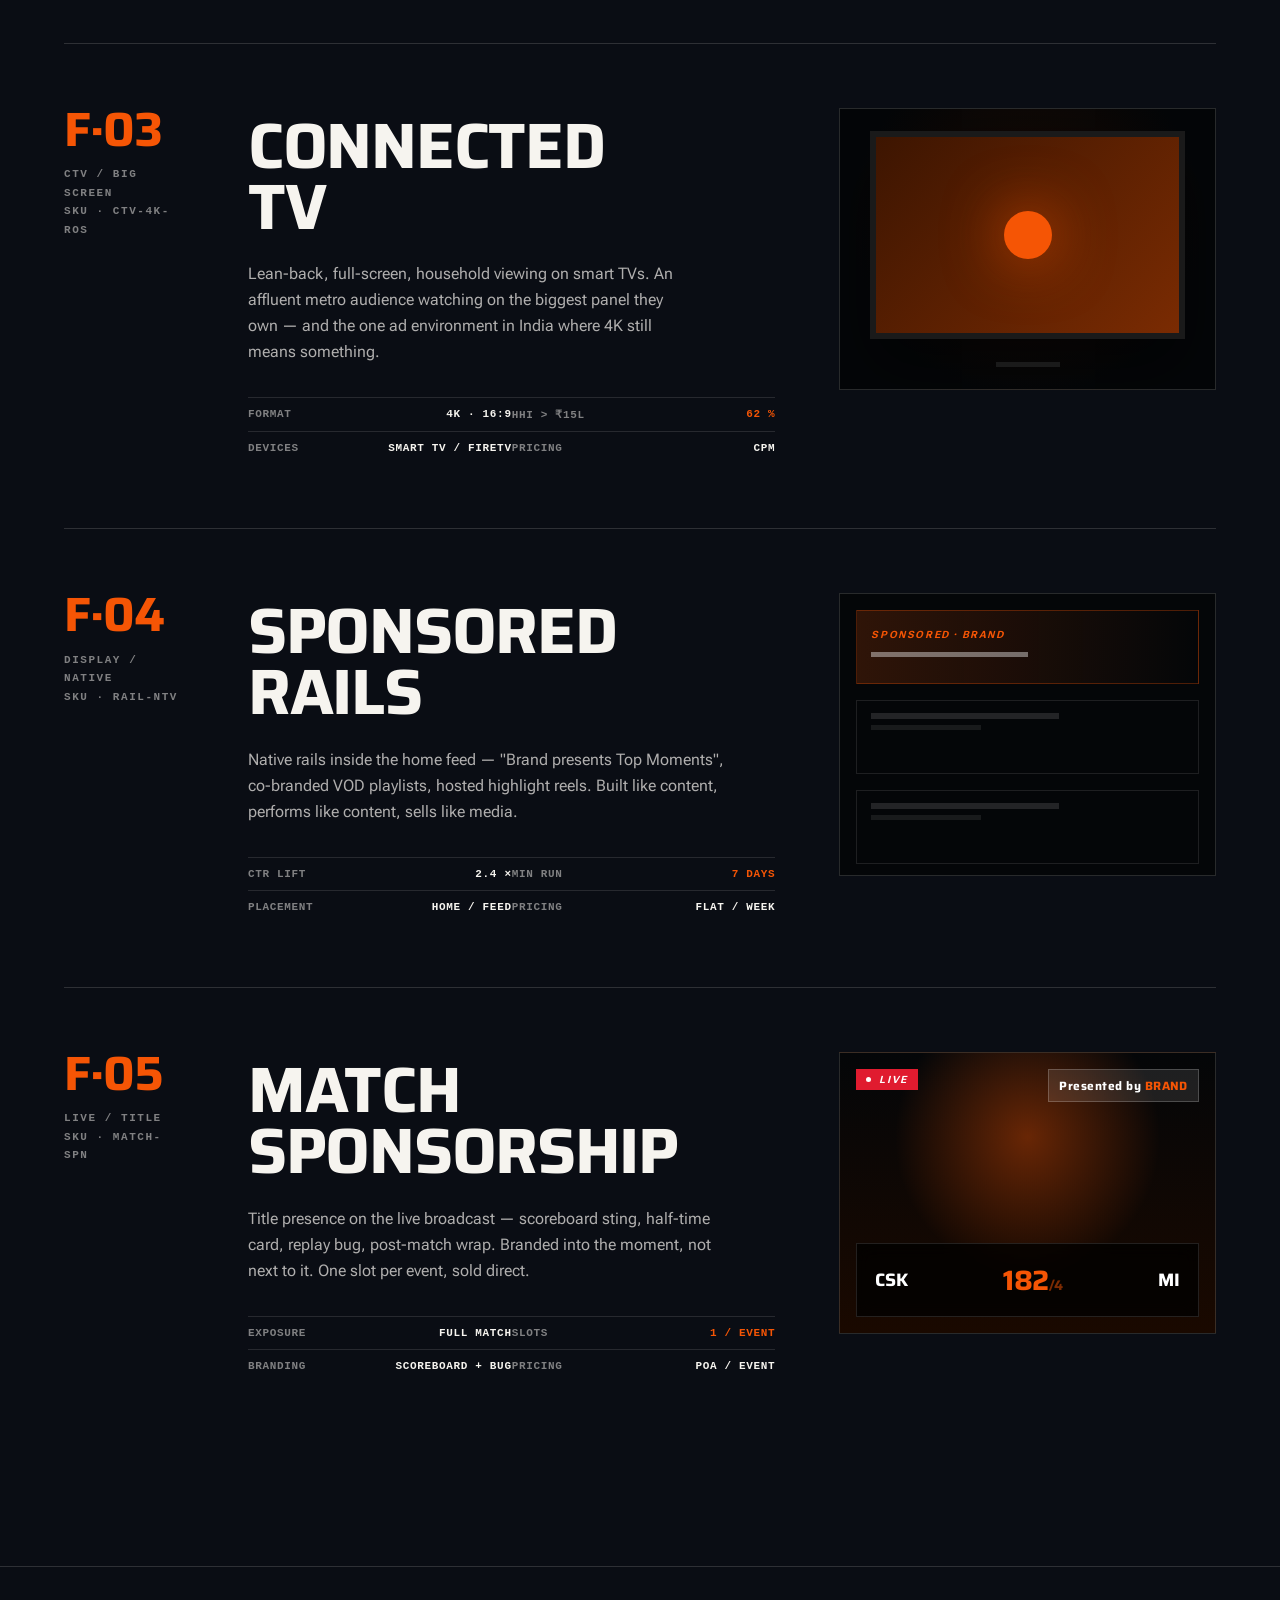
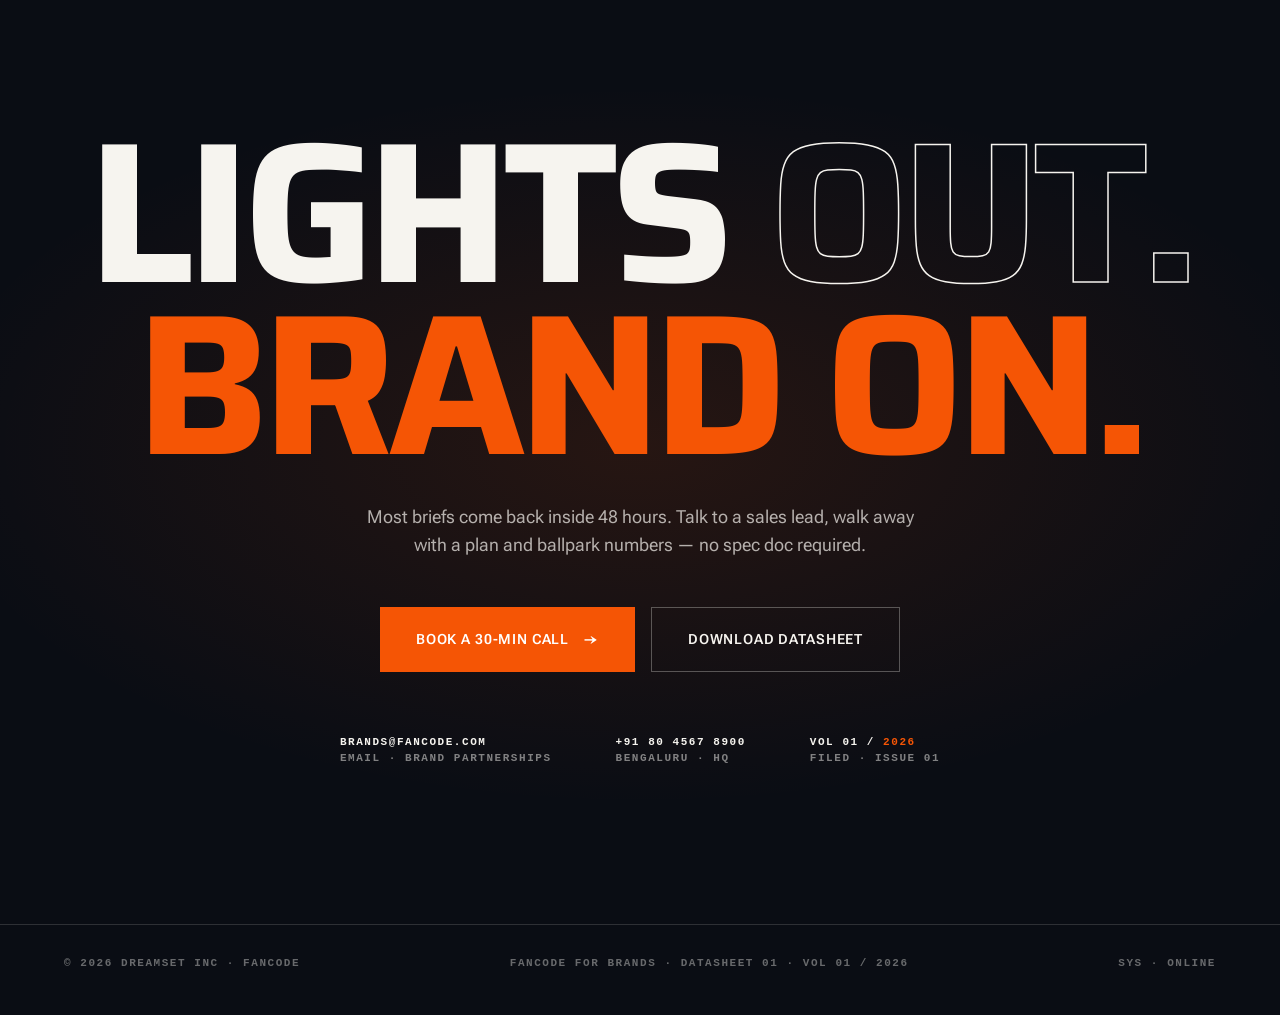
<file: artboards/03-datasheet.html>
<!doctype html>
<html lang="en">
<head>
<meta charset="utf-8">
<title>FanCode Ads — The Datasheet</title>
<link rel="stylesheet" href="../tokens.css">
<style>
  *,*::before,*::after{box-sizing:border-box;margin:0;padding:0}
  html,body{background:#0a0d14;color:#f6f4ef;font-family:var(--fc_font_body);-webkit-font-smoothing:antialiased;overflow-x:hidden}
  img,svg{display:block;max-width:100%}
  button{font-family:inherit;cursor:pointer;border:none;background:none;color:inherit}
  a{color:inherit;text-decoration:none}
  ::selection{background:var(--fc_color_orange_60);color:#0a0d14}

  .display{font-family:var(--fc_font_display);font-weight:700;text-transform:uppercase;letter-spacing:-0.02em;line-height:0.88}
  .mono{font-family:'JetBrains Mono','Roboto Mono',ui-monospace,Menlo,Consolas,monospace;font-feature-settings:"tnum"}
  .overline{font-family:var(--fc_font_body);font-weight:800;font-style:italic;text-transform:uppercase;letter-spacing:0.16em;font-size:11px;line-height:1}

  .wrap{max-width:1440px;margin:0 auto;padding:0 64px}

  /* Hairline grid bg */
  .grid-bg{position:absolute;inset:0;pointer-events:none;
    background-image:
      linear-gradient(90deg, rgba(246,244,239,0.04) 1px, transparent 1px),
      linear-gradient(180deg, rgba(246,244,239,0.04) 1px, transparent 1px);
    background-size:120px 120px;
  }

  /* HEADER */
  .header{padding:24px 64px;border-bottom:1px solid rgba(246,244,239,0.15);display:grid;grid-template-columns:1fr auto 1fr;align-items:center;gap:32px;font-size:11px;letter-spacing:0.14em;text-transform:uppercase;font-weight:700}
  .h-l{display:flex;align-items:center;gap:14px}
  .h-l img{height:18px}
  .h-l-divider{width:1px;height:14px;background:rgba(246,244,239,0.3)}
  .h-l-tag{color:rgba(246,244,239,0.6)}
  .h-mid{display:flex;align-items:center;gap:8px;color:rgba(246,244,239,0.5)}
  .h-mid-dot{width:6px;height:6px;background:var(--fc_color_orange_60);border-radius:50%}
  .h-r{display:flex;align-items:center;gap:24px;justify-content:flex-end;color:rgba(246,244,239,0.6)}
  .h-r-cta{padding:8px 14px;border:1px solid rgba(246,244,239,0.3);color:#f6f4ef;font-weight:700}

  /* TICKER */
  .ticker{padding:10px 64px;border-bottom:1px solid rgba(246,244,239,0.1);background:#040608;overflow:hidden;white-space:nowrap}
  .ticker-row{display:flex;gap:32px;animation:scroll 50s linear infinite;font-size:11px;letter-spacing:0.14em;text-transform:uppercase;font-weight:700;font-family:'JetBrains Mono','Roboto Mono',ui-monospace,Menlo,Consolas,monospace}
  @keyframes scroll{from{transform:translateX(0)}to{transform:translateX(-50%)}}
  .ticker-item{display:inline-flex;align-items:center;gap:10px;color:rgba(246,244,239,0.6);flex-shrink:0}
  .ticker-item .accent{color:var(--fc_color_orange_60)}
  .ticker-item .live{color:var(--fc_color_red_60)}
  .ticker-sep{color:rgba(246,244,239,0.2)}

  /* HERO */
  .hero{position:relative;padding:96px 0 0;border-bottom:1px solid rgba(246,244,239,0.15);overflow:hidden}
  .hero-meta-row{padding:0 64px 64px;display:grid;grid-template-columns:repeat(4,1fr);gap:32px;border-bottom:1px solid rgba(246,244,239,0.15)}
  .hmm-cell{display:flex;flex-direction:column;gap:8px}
  .hmm-label{font-size:10px;letter-spacing:0.16em;text-transform:uppercase;color:rgba(246,244,239,0.5);font-weight:700}
  .hmm-val{font-family:'JetBrains Mono','Roboto Mono',ui-monospace,Menlo,Consolas,monospace;font-size:14px;color:#f6f4ef;letter-spacing:0.02em}
  .hmm-val em{color:var(--fc_color_orange_60);font-style:normal}

  .hero-stack{padding:96px 64px 0;position:relative}
  .hero-h{font-family:var(--fc_font_display);font-weight:700;font-size:280px;line-height:0.84;letter-spacing:-0.04em;text-transform:uppercase;color:#f6f4ef;text-wrap:balance;margin-bottom:0}
  .hero-h em{color:var(--fc_color_orange_60);font-style:normal}
  .hero-h .hairline{-webkit-text-stroke:1.5px #f6f4ef;color:transparent}

  .hero-image{position:relative;height:520px;margin:96px -64px 0;background:#0a0d14;overflow:hidden;border-top:1px solid rgba(246,244,239,0.15);border-bottom:1px solid rgba(246,244,239,0.15)}
  .hero-image::before{content:"";position:absolute;inset:0;background:
    radial-gradient(ellipse 60% 80% at 50% 50%, #7a2b02 0%, transparent 60%),
    radial-gradient(ellipse 70% 60% at 20% 70%, #022963 0%, transparent 50%),
    linear-gradient(180deg, #0a0d14 0%, #1a0900 50%, #0a0d14 100%);
  }
  .hero-image::after{content:"";position:absolute;inset:0;
    background-image:radial-gradient(rgba(255,255,255,0.06) 1px,transparent 1px);background-size:3px 3px;opacity:0.7}
  .hero-image .figure{position:absolute;left:50%;top:50%;transform:translate(-50%,-50%);font-family:var(--fc_font_display);font-weight:700;font-size:560px;line-height:0.8;letter-spacing:-0.06em;color:rgba(255,255,255,0.05);white-space:nowrap;-webkit-text-stroke:1px rgba(255,255,255,0.12)}
  .hero-image-meta{position:absolute;bottom:24px;left:64px;right:64px;display:flex;justify-content:space-between;align-items:flex-end;color:rgba(246,244,239,0.6);font-size:11px;letter-spacing:0.14em;text-transform:uppercase;font-weight:700;z-index:5;font-family:'JetBrains Mono','Roboto Mono',ui-monospace,Menlo,Consolas,monospace}
  .hero-image-meta .corner{display:flex;flex-direction:column;gap:4px}

  .hero-foot{padding:48px 64px;display:grid;grid-template-columns:1.4fr 1fr;gap:96px;align-items:end}
  .hero-deck{font-size:24px;line-height:34px;color:rgba(246,244,239,0.85);max-width:640px;text-wrap:pretty}
  .hero-deck strong{color:#f6f4ef;font-weight:600}
  .hero-actions{display:flex;flex-direction:column;gap:14px;align-items:flex-end}
  .btn-pri{display:inline-flex;align-items:center;gap:14px;padding:18px 28px;background:var(--fc_color_orange_60);color:#fff;font-size:13px;font-weight:600;letter-spacing:0.06em;text-transform:uppercase}
  .btn-pri:hover{background:var(--fc_color_orange_70)}
  .hero-call{font-size:11px;color:rgba(246,244,239,0.5);letter-spacing:0.1em;text-transform:uppercase;font-weight:600}

  /* INDEX BAR */
  .indexbar{padding:18px 64px;border-bottom:1px solid rgba(246,244,239,0.15);display:flex;justify-content:space-between;align-items:center;font-family:'JetBrains Mono','Roboto Mono',ui-monospace,Menlo,Consolas,monospace;font-size:11px;letter-spacing:0.14em;text-transform:uppercase;color:rgba(246,244,239,0.5);font-weight:700}
  .indexbar-items{display:flex;gap:32px}
  .indexbar-items span{display:flex;align-items:center;gap:6px}
  .indexbar-items .num{color:var(--fc_color_orange_60)}
  .indexbar-items .name{color:#f6f4ef}

  /* DATA WALL */
  .datawall{padding:120px 64px;border-bottom:1px solid rgba(246,244,239,0.15);position:relative}
  .datawall-head{display:grid;grid-template-columns:200px 1fr;gap:64px;margin-bottom:64px;align-items:end}
  .dwh-tag{font-family:var(--fc_font_body);font-weight:800;font-style:italic;font-size:11px;letter-spacing:0.18em;text-transform:uppercase;color:rgba(246,244,239,0.5);line-height:1.6}
  .dwh-tag em{color:var(--fc_color_orange_60);font-style:normal;display:block;font-size:11px;font-weight:700;margin-top:4px;font-family:var(--fc_font_body)}
  .dwh-h{font-family:var(--fc_font_display);font-weight:700;font-size:80px;line-height:0.92;letter-spacing:-0.02em;text-transform:uppercase;color:#f6f4ef;text-wrap:balance}
  .dwh-h em{color:var(--fc_color_orange_60);font-style:normal}

  /* QUOTE / CASE */
  .case{padding:120px 64px;border-bottom:1px solid rgba(246,244,239,0.15);background:#040608;position:relative}
  .case::before{content:"";position:absolute;left:0;top:0;width:64px;bottom:0;border-right:1px solid rgba(246,244,239,0.1);background:linear-gradient(180deg,rgba(245,85,5,0.08),transparent)}
  .case-grid{display:grid;grid-template-columns:1fr 2fr;gap:96px;max-width:1440px;margin:0 auto;align-items:start}
  .case-meta{display:flex;flex-direction:column;gap:16px}
  .case-num{font-family:var(--fc_font_display);font-weight:700;font-size:120px;line-height:0.85;letter-spacing:-0.04em;color:rgba(246,244,239,0.1)}
  .case-tag{font-family:'JetBrains Mono','Roboto Mono',ui-monospace,Menlo,Consolas,monospace;font-size:11px;letter-spacing:0.14em;text-transform:uppercase;color:rgba(246,244,239,0.6);line-height:1.8;font-weight:700}
  .case-tag strong{color:#f6f4ef;display:block;font-weight:800}
  .case-tag .ar{color:var(--fc_color_orange_60)}
  .case-quote{font-family:var(--fc_font_display);font-weight:700;font-size:64px;line-height:1.05;letter-spacing:-0.01em;text-transform:uppercase;color:#f6f4ef;text-wrap:balance;margin-bottom:48px}
  .case-quote em{color:var(--fc_color_orange_60);font-style:normal}
  .case-mark{font-family:var(--fc_font_display);font-weight:700;font-size:96px;line-height:0.5;color:var(--fc_color_orange_60);margin-bottom:8px}
  .case-attr{display:grid;grid-template-columns:auto 1fr 1fr 1fr;gap:48px;padding-top:32px;border-top:1px solid rgba(246,244,239,0.2);align-items:end}
  .ca-block{display:flex;flex-direction:column;gap:6px}
  .ca-label{font-size:10px;letter-spacing:0.16em;text-transform:uppercase;color:rgba(246,244,239,0.5);font-weight:700}
  .ca-val{font-family:var(--fc_font_display);font-weight:700;font-size:48px;color:var(--fc_color_orange_60);line-height:0.9;letter-spacing:-0.02em}
  .ca-name{font-size:13px;color:#f6f4ef;font-weight:600}
  .ca-role{font-size:11px;color:rgba(246,244,239,0.5)}

  /* FORMATS */
  .formats{padding:120px 64px;border-bottom:1px solid rgba(246,244,239,0.15);position:relative}
  .formats-head{display:grid;grid-template-columns:200px 1fr 320px;gap:48px;margin-bottom:96px;align-items:end}
  .fh-num{font-family:var(--fc_font_display);font-weight:700;font-size:120px;line-height:0.85;letter-spacing:-0.04em;color:rgba(246,244,239,0.1)}
  .fh-h{font-family:var(--fc_font_display);font-weight:700;font-size:96px;line-height:0.88;letter-spacing:-0.02em;text-transform:uppercase;color:#f6f4ef;text-wrap:balance}
  .fh-h em{color:var(--fc_color_orange_60);font-style:normal}
  .fh-sub{font-size:14px;line-height:22px;color:rgba(246,244,239,0.6);font-family:'JetBrains Mono','Roboto Mono',ui-monospace,Menlo,Consolas,monospace}

  .formats-list{border-top:1px solid rgba(246,244,239,0.2)}
  .format{display:grid;grid-template-columns:120px 1.4fr 1fr;gap:64px;padding:64px 0;border-bottom:1px solid rgba(246,244,239,0.15);align-items:start}
  .format-id{font-family:'JetBrains Mono','Roboto Mono',ui-monospace,Menlo,Consolas,monospace;font-size:11px;letter-spacing:0.14em;color:rgba(246,244,239,0.5);font-weight:700;line-height:1.7}
  .format-id strong{display:block;font-family:var(--fc_font_display);font-weight:700;font-size:48px;color:var(--fc_color_orange_60);letter-spacing:-0.02em;line-height:0.9;margin-bottom:14px}
  .format-info{padding-top:8px}
  .format-name{font-family:var(--fc_font_display);font-weight:700;font-size:64px;color:#f6f4ef;text-transform:uppercase;letter-spacing:-0.02em;line-height:0.95;margin-bottom:24px;text-wrap:balance}
  .format-desc{font-size:16px;line-height:26px;color:rgba(246,244,239,0.7);margin-bottom:32px;max-width:480px;text-wrap:pretty}
  .format-spec{display:grid;grid-template-columns:1fr 1fr;gap:0;font-family:'JetBrains Mono','Roboto Mono',ui-monospace,Menlo,Consolas,monospace}
  .spec-row{display:grid;grid-template-columns:1fr 1fr;padding:10px 0;border-top:1px solid rgba(246,244,239,0.12);font-size:11px;letter-spacing:0.06em;text-transform:uppercase;font-weight:700}
  .spec-row span:first-child{color:rgba(246,244,239,0.5)}
  .spec-row span:last-child{color:#f6f4ef;text-align:right}
  .spec-row.hi span:last-child{color:var(--fc_color_orange_60)}
  .format-mock{aspect-ratio:4/3;background:#0a0d14;border:1px solid rgba(246,244,239,0.15);position:relative;overflow:hidden}

  /* mocks (reused, monochrome refined) */
  .mock-1{background:radial-gradient(ellipse at 50% 60%, #7a2b02 0%, #1a0900 60%, #040608 100%)}
  .mock-1::before{content:"";position:absolute;inset:0;background:linear-gradient(180deg,transparent 60%,rgba(0,0,0,0.7))}
  .mock-1::after{content:"AD · 0:08";position:absolute;left:16px;top:16px;font-family:var(--fc_font_body);font-weight:800;font-style:italic;font-size:11px;letter-spacing:0.16em;color:#fff;background:var(--fc_color_orange_60);padding:5px 10px;text-transform:uppercase}
  .mock-1 .pc{position:absolute;left:50%;top:50%;transform:translate(-50%,-50%);width:80px;height:80px;border:2px solid rgba(255,255,255,0.6);border-radius:50%;display:flex;align-items:center;justify-content:center}
  .mock-1 .pc::after{content:"";width:0;height:0;border-left:18px solid #fff;border-top:12px solid transparent;border-bottom:12px solid transparent;margin-left:6px}
  .mock-1 .pg{position:absolute;left:16px;right:16px;bottom:16px;height:3px;background:rgba(255,255,255,0.18)}
  .mock-1 .pg::before{content:"";position:absolute;left:0;top:0;height:100%;width:32%;background:var(--fc_color_orange_60)}

  .mock-2{background:#0a0d14}
  .mock-2 .top-band{position:absolute;left:0;right:0;top:0;height:60%;background:linear-gradient(135deg,#3d1501 0%,#7a2b02 100%);display:flex;align-items:center;justify-content:center;color:#fff;font-family:var(--fc_font_display);font-weight:700;font-size:48px;letter-spacing:-0.02em}
  .mock-2 .feed-card{position:absolute;left:16px;bottom:16px;right:16px;height:32%;background:rgba(246,244,239,0.06);border:1px solid rgba(246,244,239,0.15);padding:12px}
  .mock-2 .feed-card::before{content:"";display:block;width:60%;height:7px;background:rgba(246,244,239,0.6);margin-bottom:8px}
  .mock-2 .feed-card::after{content:"";display:block;width:40%;height:5px;background:rgba(246,244,239,0.3)}

  .mock-3{background:radial-gradient(circle at 50% 40%, #1a0900 0%, #040608 70%)}
  .mock-3 .ctv{position:absolute;inset:8% 8% 18% 8%;border:6px solid #1a1a1a;background:linear-gradient(135deg,#3d1501,#7a2b02);box-shadow:0 30px 60px rgba(0,0,0,0.5)}
  .mock-3 .ctv::after{content:"";position:absolute;left:50%;top:50%;transform:translate(-50%,-50%);width:48px;height:48px;background:var(--fc_color_orange_60);border-radius:50%;box-shadow:0 0 60px rgba(245,85,5,0.8)}
  .mock-3 .ctv-stand{position:absolute;left:50%;bottom:8%;transform:translateX(-50%);width:64px;height:5px;background:#1a1a1a}

  .mock-4{background:#040608}
  .mock-4 .fr{position:absolute;left:16px;right:16px;height:74px;border:1px solid rgba(255,255,255,0.1);padding:12px 14px}
  .mock-4 .fr.r1{top:16px;background:linear-gradient(90deg,rgba(245,85,5,0.18),transparent);border-color:rgba(245,85,5,0.3)}
  .mock-4 .fr.r1::before{content:"SPONSORED · BRAND";font-family:var(--fc_font_body);font-weight:800;font-style:italic;font-size:10px;letter-spacing:0.16em;color:var(--fc_color_orange_60);text-transform:uppercase}
  .mock-4 .fr.r1::after{content:"";display:block;margin-top:10px;width:50%;height:5px;background:rgba(255,255,255,0.4)}
  .mock-4 .fr.r2{top:106px}
  .mock-4 .fr.r3{top:196px}
  .mock-4 .fr.r2::before,.mock-4 .fr.r3::before{content:"";display:block;width:60%;height:6px;background:rgba(255,255,255,0.12);margin-bottom:6px}
  .mock-4 .fr.r2::after,.mock-4 .fr.r3::after{content:"";display:block;width:35%;height:5px;background:rgba(255,255,255,0.08)}

  .mock-5{background:linear-gradient(180deg,#040608,#1a0900)}
  .mock-5::before{content:"";position:absolute;inset:0;background:radial-gradient(ellipse at 50% 30%, rgba(245,85,5,0.4) 0%, transparent 50%)}
  .mock-5 .live-strip{position:absolute;left:16px;top:16px;display:inline-flex;align-items:center;gap:8px;padding:5px 10px;background:var(--fc_color_red_60);font-family:var(--fc_font_body);font-weight:800;font-style:italic;font-size:10px;letter-spacing:0.16em;color:#fff;text-transform:uppercase}
  .mock-5 .live-strip::before{content:"";width:5px;height:5px;border-radius:50%;background:#fff}
  .mock-5 .scoreboard{position:absolute;left:16px;right:16px;bottom:16px;display:flex;align-items:center;justify-content:space-between;padding:14px 18px;background:rgba(0,0,0,0.75);backdrop-filter:blur(8px);border:1px solid rgba(255,255,255,0.12)}
  .mock-5 .team{font-family:var(--fc_font_display);font-weight:700;font-size:18px;color:#fff;letter-spacing:-0.01em}
  .mock-5 .score{font-family:var(--fc_font_display);font-weight:700;font-size:28px;color:var(--fc_color_orange_60);letter-spacing:-0.02em}
  .mock-5 .sponsor-stamp{position:absolute;top:16px;right:16px;font-family:var(--fc_font_display);font-weight:700;font-size:12px;color:#fff;letter-spacing:0.04em;background:rgba(255,255,255,0.1);padding:6px 10px;border:1px solid rgba(255,255,255,0.2)}
  .mock-5 .sponsor-stamp em{color:var(--fc_color_orange_60);font-style:normal}

  /* CTA */
  .cta{padding:160px 64px;border-bottom:1px solid rgba(246,244,239,0.15);position:relative;overflow:hidden}
  .cta::before{content:"";position:absolute;inset:0;background:radial-gradient(ellipse 1200px 600px at 50% 50%,rgba(245,85,5,0.12),transparent 60%);pointer-events:none}
  .cta-h{font-family:var(--fc_font_display);font-weight:700;font-size:200px;line-height:0.86;letter-spacing:-0.04em;text-transform:uppercase;color:#f6f4ef;text-align:center;text-wrap:balance;margin-bottom:32px;position:relative}
  .cta-h em{color:var(--fc_color_orange_60);font-style:normal}
  .cta-h .hairline{-webkit-text-stroke:1.5px #f6f4ef;color:transparent}
  .cta-sub{font-size:18px;line-height:28px;color:rgba(246,244,239,0.7);max-width:560px;margin:0 auto 48px;text-align:center;position:relative}
  .cta-actions{display:flex;justify-content:center;gap:16px;position:relative}
  .cta-btn{display:inline-flex;align-items:center;gap:14px;padding:22px 36px;background:var(--fc_color_orange_60);color:#fff;font-size:14px;font-weight:600;letter-spacing:0.06em;text-transform:uppercase}
  .cta-btn.alt{background:transparent;color:#f6f4ef;border:1px solid rgba(246,244,239,0.3)}
  .cta-meta{margin-top:64px;display:flex;justify-content:center;gap:64px;font-family:'JetBrains Mono','Roboto Mono',ui-monospace,Menlo,Consolas,monospace;font-size:11px;letter-spacing:0.14em;text-transform:uppercase;color:rgba(246,244,239,0.5);font-weight:700;position:relative}
  .cta-meta strong{color:#f6f4ef;display:block;margin-bottom:4px}
  .cta-meta em{color:var(--fc_color_orange_60);font-style:normal}

  /* FOOT */
  .foot{padding:32px 64px;display:flex;justify-content:space-between;align-items:center;font-family:'JetBrains Mono','Roboto Mono',ui-monospace,Menlo,Consolas,monospace;font-size:11px;letter-spacing:0.14em;text-transform:uppercase;color:rgba(246,244,239,0.4);font-weight:700}
</style>
</head>
<body>

<header class="header">
  <div class="h-l">
    <img src="../assets/fancode-logo.svg" alt="FanCode">
    <div class="h-l-divider"></div>
    <span class="h-l-tag">For Brands · Datasheet 01</span>
  </div>
  <div class="h-mid"><span class="h-mid-dot"></span><span>System Online · India · 2026</span></div>
  <div class="h-r">
    <span>brands@fancode.com</span>
    <a class="h-r-cta">Book a call</a>
  </div>
</header>

<div class="ticker">
  <div class="ticker-row">
    <span class="ticker-item"><span class="live">●</span> LIVE</span><span class="ticker-sep">/</span>
    <span class="ticker-item">F1 ABU DHABI · <span class="accent">+842K</span></span><span class="ticker-sep">/</span>
    <span class="ticker-item">IPL CSK·MI · <span class="accent">182/4</span> · <span class="accent">14.2 OV</span></span><span class="ticker-sep">/</span>
    <span class="ticker-item">LA LIGA RM·BAR · <span class="accent">2-1</span> · 78'</span><span class="ticker-sep">/</span>
    <span class="ticker-item">MOTOGP QUALIFYING · Q3</span><span class="ticker-sep">/</span>
    <span class="ticker-item">PRO KABADDI · BENG·UP · <span class="accent">28-22</span></span><span class="ticker-sep">/</span>
    <span class="ticker-item">FANCODE FOR BRANDS · <span class="accent">VOL 01 / 2026</span></span><span class="ticker-sep">/</span>
    <span class="ticker-item"><span class="live">●</span> LIVE</span><span class="ticker-sep">/</span>
    <span class="ticker-item">F1 ABU DHABI · <span class="accent">+842K</span></span><span class="ticker-sep">/</span>
    <span class="ticker-item">IPL CSK·MI · <span class="accent">182/4</span> · <span class="accent">14.2 OV</span></span><span class="ticker-sep">/</span>
    <span class="ticker-item">LA LIGA RM·BAR · <span class="accent">2-1</span> · 78'</span><span class="ticker-sep">/</span>
    <span class="ticker-item">MOTOGP QUALIFYING · Q3</span><span class="ticker-sep">/</span>
    <span class="ticker-item">PRO KABADDI · BENG·UP · <span class="accent">28-22</span></span><span class="ticker-sep">/</span>
    <span class="ticker-item">FANCODE FOR BRANDS · <span class="accent">VOL 01 / 2026</span></span><span class="ticker-sep">/</span>
  </div>
</div>

<!-- HERO -->
<section class="hero" data-screen-label="01 Hero">
  <div class="hero-meta-row">
    <div class="hmm-cell"><span class="hmm-label">Datasheet</span><span class="hmm-val">01 / FOR BRANDS / <em>2026</em></span></div>
    <div class="hmm-cell"><span class="hmm-label">Published</span><span class="hmm-val">12 · MAR · 2026 · BLR</span></div>
    <div class="hmm-cell"><span class="hmm-label">Reach</span><span class="hmm-val"><em>5.2M</em> MAU · 12 SPORTS</span></div>
    <div class="hmm-cell"><span class="hmm-label">Status</span><span class="hmm-val"><em>● TAKING BRIEFS</em> · Q2</span></div>
  </div>

  <div class="hero-stack">
    <h1 class="hero-h">Lights<br><span class="hairline">Out.</span><br><em>Brand on.</em></h1>
  </div>

  <div class="hero-image">
    <span class="figure">F1·24</span>
    <div class="hero-image-meta">
      <div class="corner">
        <span style="color:var(--fc_color_orange_60)">● REC</span>
        <span>Marina Bay · Singapore GP</span>
      </div>
      <div class="corner" style="text-align:right">
        <span>Frame 0184 / 0240</span>
        <span>FAN · 0001</span>
      </div>
    </div>
  </div>

  <div class="hero-foot">
    <p class="hero-deck"><strong>Live sport is the last appointment medium left in India.</strong> Five million fans, twelve sports, one screen they cannot scroll past. Your brand, in the moment they refuse to look away.</p>
    <div class="hero-actions">
      <a class="btn-pri">Book a call <span style="font-size:18px">→</span></a>
      <span class="hero-call">— Most briefs return inside 48 hrs —</span>
    </div>
  </div>
</section>

<div class="indexbar">
  <span>INDEX / DATASHEET 01</span>
  <div class="indexbar-items">
    <span><span class="num">01</span><span class="name">HERO</span></span>
    <span><span class="num">02</span><span class="name">CASE</span></span>
    <span><span class="num">03</span><span class="name">FORMATS</span></span>
    <span><span class="num">04</span><span class="name">CONTACT</span></span>
  </div>
  <span>PP · 04—18</span>
</div>

<!-- CASE STUDY / QUOTE -->
<section class="case" data-screen-label="02 Case">
  <div class="case-grid">
    <div class="case-meta">
      <div class="case-num">02</div>
      <div class="case-tag">
        <strong>Case File · 01</strong>
        Client · Race·Fuel<br>
        Property · F1 / Singapore GP<br>
        Format · Pre-roll Live<br>
        Window · 14 Days<br>
        Region · IN — Tier 1+2<br>
        <span class="ar">Verdict · Repeat 2026</span>
      </div>
    </div>
    <div>
      <div class="case-mark">"</div>
      <p class="case-quote">FanCode put us in front of F1 fans <em>twelve minutes before lights out</em> — the highest-attention buy we ran all year.</p>
      <div class="case-attr">
        <div class="ca-block">
          <div class="ca-name">Priya Krishnan</div>
          <div class="ca-role">Head of Brand · Race·Fuel</div>
        </div>
        <div class="ca-block"><span class="ca-label">Aided Recall</span><span class="ca-val">+193%</span></div>
        <div class="ca-block"><span class="ca-label">Purchase Intent</span><span class="ca-val">2.4×</span></div>
        <div class="ca-block"><span class="ca-label">Completion</span><span class="ca-val">96%</span></div>
      </div>
    </div>
  </div>
</section>

<!-- FORMATS -->
<section class="formats" data-screen-label="03 Formats">
  <div class="formats-head">
    <div class="fh-num">03</div>
    <h2 class="fh-h">Five formats.<br>Built for the moment<br>fans <em>look up</em>.</h2>
    <p class="fh-sub">EVERY SPOT LIVES INSIDE LIVE SPORT.<br>NO SKIP-BUTTON SHORTCUTS.<br>NO SCROLL-PAST BANNERS.<br>JUST ATTENTION — AT FULL PRICE.</p>
  </div>

  <div class="formats-list">

    <div class="format">
      <div class="format-id">
        <strong>F·01</strong>
        VIDEO / IN-STREAM<br>
        SKU · PR-LIVE-15
      </div>
      <div class="format-info">
        <h3 class="format-name">Pre-roll<br>Live</h3>
        <p class="format-desc">The slot fans don't skip — because the toss is twelve seconds away. Non-skippable, full-attention, locked to the live event start. Sold by event window, capped per category.</p>
        <div class="format-spec">
          <div class="spec-row"><span>Duration</span><span>15 — 30 sec</span></div>
          <div class="spec-row hi"><span>Completion</span><span>96.0 %</span></div>
          <div class="spec-row"><span>Skippable</span><span>No</span></div>
          <div class="spec-row"><span>Pricing</span><span>CPM / Event</span></div>
        </div>
      </div>
      <div class="format-mock mock-1"><div class="pc"></div><div class="pg"></div></div>
    </div>

    <div class="format">
      <div class="format-id">
        <strong>F·02</strong>
        DISPLAY / 24 HRS<br>
        SKU · HP-TAKE-24
      </div>
      <div class="format-info">
        <h3 class="format-name">Homepage<br>Takeover</h3>
        <p class="format-desc">The whole front door is yours. Masthead plus sponsored rail plus native pre-roll for twenty-four hours, scheduled to event launch days — IPL opening, F1 lights-out, Champions League final.</p>
        <div class="format-spec">
          <div class="spec-row"><span>Window</span><span>24 hrs</span></div>
          <div class="spec-row hi"><span>Reach</span><span>1.8 M+</span></div>
          <div class="spec-row"><span>Inventory</span><span>1 / day</span></div>
          <div class="spec-row"><span>Pricing</span><span>Fixed Day</span></div>
        </div>
      </div>
      <div class="format-mock mock-2"><div class="top-band">BRAND</div><div class="feed-card"></div></div>
    </div>

    <div class="format">
      <div class="format-id">
        <strong>F·03</strong>
        CTV / BIG SCREEN<br>
        SKU · CTV-4K-ROS
      </div>
      <div class="format-info">
        <h3 class="format-name">Connected<br>TV</h3>
        <p class="format-desc">Lean-back, full-screen, household viewing on smart TVs. An affluent metro audience watching on the biggest panel they own — and the one ad environment in India where 4K still means something.</p>
        <div class="format-spec">
          <div class="spec-row"><span>Format</span><span>4K · 16:9</span></div>
          <div class="spec-row hi"><span>HHI &gt; ₹15L</span><span>62 %</span></div>
          <div class="spec-row"><span>Devices</span><span>Smart TV / FireTV</span></div>
          <div class="spec-row"><span>Pricing</span><span>CPM</span></div>
        </div>
      </div>
      <div class="format-mock mock-3"><div class="ctv"></div><div class="ctv-stand"></div></div>
    </div>

    <div class="format">
      <div class="format-id">
        <strong>F·04</strong>
        DISPLAY / NATIVE<br>
        SKU · RAIL-NTV
      </div>
      <div class="format-info">
        <h3 class="format-name">Sponsored<br>Rails</h3>
        <p class="format-desc">Native rails inside the home feed — "Brand presents Top Moments", co-branded VOD playlists, hosted highlight reels. Built like content, performs like content, sells like media.</p>
        <div class="format-spec">
          <div class="spec-row"><span>CTR Lift</span><span>2.4 ×</span></div>
          <div class="spec-row hi"><span>Min Run</span><span>7 days</span></div>
          <div class="spec-row"><span>Placement</span><span>Home / Feed</span></div>
          <div class="spec-row"><span>Pricing</span><span>Flat / Week</span></div>
        </div>
      </div>
      <div class="format-mock mock-4">
        <div class="fr r1"></div><div class="fr r2"></div><div class="fr r3"></div>
      </div>
    </div>

    <div class="format" style="border-bottom:none">
      <div class="format-id">
        <strong>F·05</strong>
        LIVE / TITLE<br>
        SKU · MATCH-SPN
      </div>
      <div class="format-info">
        <h3 class="format-name">Match<br>Sponsorship</h3>
        <p class="format-desc">Title presence on the live broadcast — scoreboard sting, half-time card, replay bug, post-match wrap. Branded into the moment, not next to it. One slot per event, sold direct.</p>
        <div class="format-spec">
          <div class="spec-row"><span>Exposure</span><span>Full Match</span></div>
          <div class="spec-row hi"><span>Slots</span><span>1 / event</span></div>
          <div class="spec-row"><span>Branding</span><span>Scoreboard + Bug</span></div>
          <div class="spec-row"><span>Pricing</span><span>POA / Event</span></div>
        </div>
      </div>
      <div class="format-mock mock-5">
        <div class="live-strip">LIVE</div>
        <div class="sponsor-stamp">Presented by <em>BRAND</em></div>
        <div class="scoreboard">
          <span class="team">CSK</span>
          <span class="score">182<span style="opacity:0.5;font-size:14px">/4</span></span>
          <span class="team">MI</span>
        </div>
      </div>
    </div>

  </div>
</section>

<!-- CTA -->
<section class="cta" data-screen-label="04 CTA">
  <h2 class="cta-h">Lights <span class="hairline">Out.</span><br><em>Brand on.</em></h2>
  <p class="cta-sub">Most briefs come back inside 48 hours. Talk to a sales lead, walk away with a plan and ballpark numbers — no spec doc required.</p>
  <div class="cta-actions">
    <a class="cta-btn">Book a 30-min call <span style="font-size:18px">→</span></a>
    <a class="cta-btn alt">Download datasheet</a>
  </div>
  <div class="cta-meta">
    <div><strong>BRANDS@FANCODE.COM</strong>EMAIL · BRAND PARTNERSHIPS</div>
    <div><strong>+91 80 4567 8900</strong>BENGALURU · HQ</div>
    <div><strong>VOL 01 / <em>2026</em></strong>FILED · ISSUE 01</div>
  </div>
</section>

<footer class="foot">
  <span>© 2026 DREAMSET INC · FANCODE</span>
  <span>FANCODE FOR BRANDS · DATASHEET 01 · VOL 01 / 2026</span>
  <span>SYS · ONLINE</span>
</footer>

</body>
</html>
</file>
<file: tokens.css>
/* =============================================================================
 * FanUIDS · Design Tokens
 *
 * This file is a 1:1 mirror of @ds-fancode/fanui-theme. Structure:
 *
 *   1. GLOBAL PALETTE       — raw color primitives (fc_color_*)
 *   2. GLOBAL MEASURES      — raw unit primitives (--unit-*)
 *   3. SEMANTIC COLORS      — token aliases per role/intent/weight
 *                             (fc_colour_{surface|border|text|icon}_{intent}_{weight})
 *   4. SEMANTIC MEASURES    — spacing_* and borderRadius_*
 *   5. TYPOGRAPHY           — fc_text_* per breakpoint (mobile/tablet/desktopSmall/desktopLarge)
 *   6. BREAKPOINTS          — mobile / tablet / desktopSmall / desktopLarge
 *
 * Tokens are exposed as CSS custom properties with the same names as the TS tokens
 * in FanUI/packages/theme so designs & code speak the same language.
 * ============================================================================= */

/* ----------------------------------------------------------------------------
 * 1. GLOBAL PALETTE  —  mirrors global/global-colors.ts
 * ---------------------------------------------------------------------------- */
:root {
  /* orange — brand ramp */
  --fc_color_orange_100: #1a0900;
  --fc_color_orange_90:  #3d1501;
  --fc_color_orange_80:  #7a2b02;
  --fc_color_orange_70:  #b84004;
  --fc_color_orange_60:  #f55505;  /* brand primary */
  --fc_color_orange_50:  #f5651d;
  --fc_color_orange_40:  #ff925c;
  --fc_color_orange_30:  #ffcbad;
  --fc_color_orange_20:  #ffece0;
  --fc_color_orange_10:  #fff9f5;
  --fc_color_orange_05:  #fffcfa;

  /* navyBlue */
  --fc_color_navyBlue_100: #00030a;
  --fc_color_navyBlue_90:  #02143d;
  --fc_color_navyBlue_80:  #041e5c;
  --fc_color_navyBlue_70:  #223d7a;
  --fc_color_navyBlue_60:  #56678f;
  --fc_color_navyBlue_50:  #7c88a3;
  --fc_color_navyBlue_40:  #9ba3b8;
  --fc_color_navyBlue_30:  #d2d7e1;
  --fc_color_navyBlue_20:  #eef0f5;
  --fc_color_navyBlue_10:  #f7f8fa;
  --fc_color_navyBlue_05:  #fafbfc;

  /* grey */
  --fc_color_grey_100: #000000;
  --fc_color_grey_90:  #141414;
  --fc_color_grey_85:  #1e1e1e;
  --fc_color_grey_80:  #292929;
  --fc_color_grey_75:  #333333;
  --fc_color_grey_70:  #3d3d3d;
  --fc_color_grey_60:  #525252;
  --fc_color_grey_50:  #666666;
  --fc_color_grey_40:  #8f8f8f;
  --fc_color_grey_30:  #b8b8b8;
  --fc_color_grey_20:  #f0f0f0;
  --fc_color_grey_10:  #f5f5f5;
  --fc_color_grey_05:  #fafafa;
  --fc_color_grey_00:  #ffffff;

  /* onyx — dark neutral */
  --fc_color_onyx_100: #07090d;
  --fc_color_onyx_90:  #121721;
  --fc_color_onyx_80:  #202532;
  --fc_color_onyx_70:  #2c3344;
  --fc_color_onyx_60:  #343d51;
  --fc_color_onyx_50:  #49556e;
  --fc_color_onyx_40:  #5c6884;
  --fc_color_onyx_30:  #8591ad;
  --fc_color_onyx_20:  #e8eaed;
  --fc_color_onyx_10:  #f4f4f6;
  --fc_color_onyx_05:  #fafafa;
  --fc_color_onyx_00:  #ffffff;

  /* semantic · red */
  --fc_color_red_100: #290004;
  --fc_color_red_90:  #3d0006;
  --fc_color_red_80:  #7a0713;
  --fc_color_red_70:  #a30d1c;
  --fc_color_red_60:  #e01b2f;
  --fc_color_red_50:  #eb2f42;
  --fc_color_red_40:  #fa6e7d;
  --fc_color_red_30:  #f9a9b1;
  --fc_color_red_20:  #ffcbd0;
  --fc_color_red_10:  #ffe0e3;
  --fc_color_red_05:  #feeff0;

  /* semantic · green */
  --fc_color_green_100: #001f0e;
  --fc_color_green_90:  #002913;
  --fc_color_green_80:  #003d1e;
  --fc_color_green_70:  #007a3e;
  --fc_color_green_60:  #008f43;
  --fc_color_green_50:  #2ea368;
  --fc_color_green_40:  #5acc92;
  --fc_color_green_30:  #99e0bc;
  --fc_color_green_20:  #c2ffe0;
  --fc_color_green_10:  #e0ffef;
  --fc_color_green_05:  #f0fff9;

  /* semantic · yellow */
  --fc_color_yellow_100: #291900;
  --fc_color_yellow_90:  #503002;
  --fc_color_yellow_80:  #99600a;
  --fc_color_yellow_70:  #b87614;
  --fc_color_yellow_60:  #f2a32c;
  --fc_color_yellow_50:  #fbb54b;
  --fc_color_yellow_40:  #ffc670;
  --fc_color_yellow_30:  #ffd699;
  --fc_color_yellow_20:  #fee6c1;
  --fc_color_yellow_10:  #fef2df;
  --fc_color_yellow_05:  #fff9f0;

  /* semantic · blue */
  --fc_color_Blue_100: #000f1f;
  --fc_color_Blue_95:  #001a33;
  --fc_color_Blue_90:  #002952;
  --fc_color_Blue_80:  #003e7a;
  --fc_color_Blue_70:  #0053a3;
  --fc_color_Blue_60:  #007cf5;
  --fc_color_Blue_50:  #2790f6;
  --fc_color_Blue_40:  #47a3ff;
  --fc_color_Blue_30:  #99ccff;
  --fc_color_Blue_20:  #c2e0ff;
  --fc_color_Blue_10:  #e0f0ff;
  --fc_color_Blue_05:  #f0f7ff;

  /* alpha · grey */
  --fc_color_greyAlpha_100: #000000e0;
  --fc_color_greyAlpha_90:  #000000b8;
  --fc_color_greyAlpha_80:  #000000a3;
  --fc_color_greyAlpha_70:  #0000008f;
  --fc_color_greyAlpha_60:  #00000066;
  --fc_color_greyAlpha_50:  #0000003d;
  --fc_color_greyAlpha_40:  #00000029;
  --fc_color_greyAlpha_30:  #0000001f;
  --fc_color_greyAlpha_20:  #00000014;
  --fc_color_greyAlpha_10:  #0000000a;
  --fc_color_greyAlpha_05:  #00000005;
  --fc_color_greyAlpha_00:  #00000000;

  /* alpha · white */
  --fc_color_whiteAlpha_100: #ffffffd9;
  --fc_color_whiteAlpha_90:  #ffffffb8;
  --fc_color_whiteAlpha_80:  #ffffff99;
  --fc_color_whiteAlpha_70:  #ffffff80;
  --fc_color_whiteAlpha_60:  #ffffff6e;
  --fc_color_whiteAlpha_50:  #ffffff3d;
  --fc_color_whiteAlpha_40:  #ffffff29;
  --fc_color_whiteAlpha_30:  #ffffff1f;
  --fc_color_whiteAlpha_20:  #ffffff17;
  --fc_color_whiteAlpha_10:  #ffffff0f;
  --fc_color_whiteAlpha_05:  #ffffff08;
  --fc_color_whiteAlpha_00:  #ffffff00;

  /* alpha · onyx */
  --fc_color_onyxAlpha_100: #07090de0;
  --fc_color_onyxAlpha_90:  #07090db8;
  --fc_color_onyxAlpha_80:  #07090da3;
  --fc_color_onyxAlpha_70:  #07090d8f;
  --fc_color_onyxAlpha_60:  #07090d66;
  --fc_color_onyxAlpha_50:  #07090d3d;
  --fc_color_onyxAlpha_40:  #07090d29;
  --fc_color_onyxAlpha_30:  #07090d1f;
  --fc_color_onyxAlpha_20:  #07090d14;
  --fc_color_onyxAlpha_10:  #07090d0a;
  --fc_color_onyxAlpha_05:  #07090d05;
  --fc_color_onyxAlpha_00:  #07090d00;

  /* ----------------------------------------------------------------------------
   * 2. GLOBAL MEASURES  —  mirrors global/global-measures.ts (px values)
   * ---------------------------------------------------------------------------- */
  --unit-0:   0px;
  --unit-02:  2px;
  --unit-04:  4px;
  --unit-06:  6px;
  --unit-08:  8px;
  --unit-12: 12px;
  --unit-16: 16px;
  --unit-20: 20px;
  --unit-24: 24px;
  --unit-28: 28px;
  --unit-32: 32px;
  --unit-36: 36px;
  --unit-40: 40px;
  --unit-48: 48px;
  --unit-56: 56px;
  --unit-64: 64px;
  --unit-72: 72px;
  --unit-80: 80px;
  --unit-88: 88px;
  --unit-96: 96px;
  --unit-328: 328px;
  --unit-420: 420px;
  --unit-720: 720px;

  /* ----------------------------------------------------------------------------
   * 3. SEMANTIC COLORS  —  mirrors colors/value.ts (ColorMode.VALUE)
   *
   * Every consumable token lives on one of these axes:
   *    <role>       surface | border | text | icon
   *    <intent>     brand | base | neutral | error | success | warning | info
   *                 + surface-only: elevation, greyAlpha, WhiteAlpha
   *    <weight>     Dark | Medium | Light | Lighter
   *                 (surface brand adds "Lightest"; neutrals use numeric 00..50/100)
   * ---------------------------------------------------------------------------- */

  /* surface · brand */
  --fc_colour_surface_brandDark:     var(--fc_color_orange_90);
  --fc_colour_surface_brandMedium:   var(--fc_color_orange_60);
  --fc_colour_surface_brandLight:    var(--fc_color_orange_80);
  --fc_colour_surface_brandLighter:  var(--fc_color_whiteAlpha_20);
  --fc_colour_surface_brandLightest: var(--fc_color_whiteAlpha_10);

  /* surface · neutral (scale) */
  --fc_colour_surface_neutral_50: var(--fc_color_navyBlue_90);
  --fc_colour_surface_neutral_40: var(--fc_color_navyBlue_80);
  --fc_colour_surface_neutral_30: var(--fc_color_navyBlue_70);
  --fc_colour_surface_neutral_20: var(--fc_color_onyx_20);
  --fc_colour_surface_neutral_10: var(--fc_color_onyx_10);
  --fc_colour_surface_neutral_05: var(--fc_color_onyx_05);
  --fc_colour_surface_neutral_00: var(--fc_color_onyx_00);

  /* surface · elevation (page → card → overlay) */
  --fc_colour_surface_elevation_05: var(--fc_color_onyx_00);   /* #ffffff */
  --fc_colour_surface_elevation_04: var(--fc_color_onyx_60);
  --fc_colour_surface_elevation_03: var(--fc_color_onyx_70);
  --fc_colour_surface_elevation_02: var(--fc_color_onyx_80);
  --fc_colour_surface_elevation_01: var(--fc_color_onyx_90);
  --fc_colour_surface_elevation_00: var(--fc_color_onyx_100);  /* page */

  /* surface · error */
  --fc_colour_surface_errorDark:     var(--fc_color_red_90);
  --fc_colour_surface_errorMedium:   var(--fc_color_red_60);
  --fc_colour_surface_errorLight:    var(--fc_color_red_90);
  --fc_colour_surface_errorLighter:  var(--fc_color_whiteAlpha_20);
  --fc_colour_surface_errorLightest: var(--fc_color_whiteAlpha_10);

  /* surface · success */
  --fc_colour_surface_successDark:     var(--fc_color_green_90);
  --fc_colour_surface_successMedium:   var(--fc_color_green_60);
  --fc_colour_surface_successLight:    var(--fc_color_green_90);
  --fc_colour_surface_successLighter:  var(--fc_color_whiteAlpha_20);
  --fc_colour_surface_successLightest: var(--fc_color_whiteAlpha_10);

  /* surface · warning */
  --fc_colour_surface_warningDark:     var(--fc_color_yellow_90);
  --fc_colour_surface_warningMedium:   var(--fc_color_yellow_60);
  --fc_colour_surface_warningLight:    var(--fc_color_yellow_90);
  --fc_colour_surface_warningLighter:  var(--fc_color_whiteAlpha_20);
  --fc_colour_surface_warningLightest: var(--fc_color_whiteAlpha_10);

  /* surface · info */
  --fc_colour_surface_infoDark:     var(--fc_color_Blue_80);
  --fc_colour_surface_infoMedium:   var(--fc_color_Blue_60);
  --fc_colour_surface_infoLight:    var(--fc_color_Blue_80);
  --fc_colour_surface_infoLighter:  var(--fc_color_whiteAlpha_20);
  --fc_colour_surface_infoLightest: var(--fc_color_whiteAlpha_10);

  /* surface · alpha overlays */
  --fc_colour_surface_greyAlpha_04: var(--fc_color_greyAlpha_100);
  --fc_colour_surface_greyAlpha_03: var(--fc_color_greyAlpha_90);
  --fc_colour_surface_greyAlpha_02: var(--fc_color_greyAlpha_90);
  --fc_colour_surface_greyAlpha_01: var(--fc_color_greyAlpha_60);
  --fc_colour_surface_greyAlpha_00: var(--fc_color_greyAlpha_00);
  --fc_colour_surface_WhiteAlpha_04: var(--fc_color_whiteAlpha_100);
  --fc_colour_surface_WhiteAlpha_03: var(--fc_color_whiteAlpha_80);
  --fc_colour_surface_WhiteAlpha_02: var(--fc_color_whiteAlpha_50);
  --fc_colour_surface_WhiteAlpha_01: var(--fc_color_whiteAlpha_10);
  --fc_colour_surface_WhiteAlpha_00: var(--fc_color_whiteAlpha_00);

  /* border · brand */
  --fc_colour_border_brandDark:    var(--fc_color_orange_70);
  --fc_colour_border_brandMedium:  var(--fc_color_orange_50);
  --fc_colour_border_brandLight:   var(--fc_color_orange_40);
  --fc_colour_border_brandLighter: var(--fc_color_whiteAlpha_10);

  /* border · base (light/mid mode) */
  --fc_colour_border_baseDark:    var(--fc_color_onyx_80);
  --fc_colour_border_baseMedium:  var(--fc_color_onyx_40);
  --fc_colour_border_baseLight:   var(--fc_color_onyx_40);
  --fc_colour_border_baseLighter: var(--fc_color_onyx_30);

  /* border · neutral (dark-mode scale) */
  --fc_colour_border_neutral_100: var(--fc_color_grey_00);
  --fc_colour_border_neutral_90:  var(--fc_color_whiteAlpha_100);
  --fc_colour_border_neutral_80:  var(--fc_color_whiteAlpha_80);
  --fc_colour_border_neutral_50:  var(--fc_color_whiteAlpha_50);
  --fc_colour_border_neutral_40:  var(--fc_color_whiteAlpha_40);
  --fc_colour_border_neutral_30:  var(--fc_color_whiteAlpha_30);
  --fc_colour_border_neutral_20:  var(--fc_color_whiteAlpha_20);
  --fc_colour_border_neutral_10:  var(--fc_color_whiteAlpha_10);
  --fc_colour_border_neutral_05:  var(--fc_color_whiteAlpha_05);
  --fc_colour_border_neutral_00:  var(--fc_color_whiteAlpha_00);

  /* border · error / success / warning / info */
  --fc_colour_border_errorDark:    var(--fc_color_red_70);
  --fc_colour_border_errorMedium:  var(--fc_color_red_50);
  --fc_colour_border_errorLight:   var(--fc_color_red_40);
  --fc_colour_border_errorLighter: var(--fc_color_whiteAlpha_10);
  --fc_colour_border_successDark:    var(--fc_color_green_70);
  --fc_colour_border_successMedium:  var(--fc_color_green_50);
  --fc_colour_border_successLight:   var(--fc_color_green_40);
  --fc_colour_border_successLighter: var(--fc_color_whiteAlpha_10);
  --fc_colour_border_warningDark:    var(--fc_color_yellow_70);
  --fc_colour_border_warningMedium:  var(--fc_color_yellow_50);
  --fc_colour_border_warningLight:   var(--fc_color_yellow_40);
  --fc_colour_border_warningLighter: var(--fc_color_whiteAlpha_10);
  --fc_colour_border_infoDark:    var(--fc_color_Blue_70);
  --fc_colour_border_infoMedium:  var(--fc_color_Blue_50);
  --fc_colour_border_infoLight:   var(--fc_color_Blue_40);
  --fc_colour_border_infoLighter: var(--fc_color_whiteAlpha_10);

  /* text · brand */
  --fc_colour_text_brandDark:    var(--fc_color_orange_80);
  --fc_colour_text_brandMedium:  var(--fc_color_orange_50);
  --fc_colour_text_brandLight:   var(--fc_color_orange_40);
  --fc_colour_text_brandLighter: var(--fc_color_whiteAlpha_60);

  /* text · base (dark text for light surfaces) */
  --fc_colour_text_baseDark:    var(--fc_color_onyx_80);
  --fc_colour_text_baseMedium:  var(--fc_color_onyx_50);
  --fc_colour_text_baseLight:   var(--fc_color_onyx_40);
  --fc_colour_text_baseLighter: var(--fc_color_onyx_30);

  /* text · neutral (light text for dark surfaces) */
  --fc_colour_text_neutralDark:    var(--fc_color_grey_00);
  --fc_colour_text_neutralMedium:  var(--fc_color_whiteAlpha_100);  /* primary body on dark */
  --fc_colour_text_neutralLight:   var(--fc_color_whiteAlpha_70);   /* secondary */
  --fc_colour_text_neutralLighter: var(--fc_color_whiteAlpha_50);   /* tertiary / disabled */

  /* text · error / success / warning / info */
  --fc_colour_text_errorDark:    var(--fc_color_red_70);
  --fc_colour_text_errorMedium:  var(--fc_color_red_50);
  --fc_colour_text_errorLight:   var(--fc_color_red_40);
  --fc_colour_text_errorLighter: var(--fc_color_whiteAlpha_50);
  --fc_colour_text_successDark:    var(--fc_color_green_70);
  --fc_colour_text_successMedium:  var(--fc_color_green_50);
  --fc_colour_text_successLight:   var(--fc_color_green_40);
  --fc_colour_text_successLighter: var(--fc_color_whiteAlpha_60);
  --fc_colour_text_warningDark:    var(--fc_color_yellow_70);
  --fc_colour_text_warningMedium:  var(--fc_color_yellow_50);
  --fc_colour_text_warningLight:   var(--fc_color_yellow_40);
  --fc_colour_text_warningLighter: var(--fc_color_whiteAlpha_60);
  --fc_colour_text_infoDark:    var(--fc_color_Blue_70);
  --fc_colour_text_infoMedium:  var(--fc_color_Blue_50);
  --fc_colour_text_infoLight:   var(--fc_color_Blue_40);
  --fc_colour_text_infoLighter: var(--fc_color_whiteAlpha_50);

  /* icon · brand */
  --fc_colour_icon_brandDark:    var(--fc_color_orange_70);
  --fc_colour_icon_brandMedium:  var(--fc_color_orange_50);
  --fc_colour_icon_brandLight:   var(--fc_color_orange_40);
  --fc_colour_icon_brandLighter: var(--fc_color_whiteAlpha_60);

  /* icon · base */
  --fc_colour_icon_baseDark:    var(--fc_color_onyx_80);
  --fc_colour_icon_baseMedium:  var(--fc_color_onyx_50);
  --fc_colour_icon_baseLight:   var(--fc_color_onyx_40);
  --fc_colour_icon_baseLighter: var(--fc_color_onyx_30);

  /* icon · neutral */
  --fc_colour_icon_neutralDark:    var(--fc_color_onyx_00);
  --fc_colour_icon_neutralMedium:  var(--fc_color_whiteAlpha_100);
  --fc_colour_icon_neutralLight:   var(--fc_color_whiteAlpha_80);
  --fc_colour_icon_neutralLighter: var(--fc_color_whiteAlpha_50);

  /* icon · error / success / warning / info */
  --fc_colour_icon_errorDark:    var(--fc_color_red_70);
  --fc_colour_icon_errorMedium:  var(--fc_color_red_50);
  --fc_colour_icon_errorLight:   var(--fc_color_red_40);
  --fc_colour_icon_errorLighter: var(--fc_color_whiteAlpha_50);
  --fc_colour_icon_successDark:    var(--fc_color_green_70);
  --fc_colour_icon_successMedium:  var(--fc_color_green_50);
  --fc_colour_icon_successLight:   var(--fc_color_green_40);
  --fc_colour_icon_successLighter: var(--fc_color_whiteAlpha_60);
  --fc_colour_icon_warningDark:    var(--fc_color_yellow_70);
  --fc_colour_icon_warningMedium:  var(--fc_color_yellow_50);
  --fc_colour_icon_warningLight:   var(--fc_color_yellow_40);
  --fc_colour_icon_warningLighter: var(--fc_color_whiteAlpha_60);
  --fc_colour_icon_infoDark:    var(--fc_color_Blue_70);
  --fc_colour_icon_infoMedium:  var(--fc_color_Blue_50);
  --fc_colour_icon_infoLight:   var(--fc_color_Blue_40);
  --fc_colour_icon_infoLighter: var(--fc_color_whiteAlpha_50);

  /* ----------------------------------------------------------------------------
   * 4. SEMANTIC MEASURES  —  mirrors measures/measure.ts
   * ---------------------------------------------------------------------------- */
  --spacing_3xs: var(--unit-02);
  --spacing_2xs: var(--unit-04);
  --spacing_xs:  var(--unit-06);
  --spacing_sm:  var(--unit-08);
  --spacing_md:  var(--unit-12);
  --spacing_lg:  var(--unit-16);
  --spacing_xl:  var(--unit-20);
  --spacing_2xl: var(--unit-24);
  --spacing_3xl: var(--unit-32);
  --spacing_4xl: var(--unit-40);
  --spacing_5xl: var(--unit-48);
  --spacing_6xl: var(--unit-56);
  --spacing_7xl: var(--unit-64);

  --borderRadius_3xs: var(--unit-02);
  --borderRadius_2xs: var(--unit-04);
  --borderRadius_xs:  var(--unit-08);
  --borderRadius_sm:  var(--unit-12);
  --borderRadius_md:  var(--unit-16);
  --borderRadius_lg:  var(--unit-20);
  --borderRadius_xl:  var(--unit-24);
  --borderRadius_2xl: var(--unit-32);
  --borderRadius_3xl: var(--unit-40);
  --borderRadius_4xl: var(--unit-48);
  --borderRadius_5xl: var(--unit-56);
  --borderRadius_6xl: var(--unit-64);
  --borderRadius_7xl: var(--unit-72);

  /* ----------------------------------------------------------------------------
   * 5. TYPOGRAPHY — defaults to desktopLarge. Responsive overrides in
   *    media queries below. Values mirror typography/desktopLarge.ts.
   * ---------------------------------------------------------------------------- */
  --fc_font_display: 'Saira', system-ui, sans-serif;
  --fc_font_body:    'Roboto Flex', 'Roboto', system-ui, sans-serif;

  /* display (Saira 700) — desktopLarge */
  --fc_text_display_1_size: 80px;  --fc_text_display_1_line: 88px;
  --fc_text_display_2_size: 72px;  --fc_text_display_2_line: 80px;
  --fc_text_display_3_size: 48px;  --fc_text_display_3_line: 56px;
  --fc_text_display_4_size: 44px;  --fc_text_display_4_line: 52px;
  --fc_text_display_5_size: 32px;  --fc_text_display_5_line: 40px;

  /* title (Roboto Flex 600) */
  --fc_text_title_1_size: 32px;  --fc_text_title_1_line: 40px;
  --fc_text_title_2_size: 28px;  --fc_text_title_2_line: 36px;
  --fc_text_title_3_size: 22px;  --fc_text_title_3_line: 32px;

  /* body (Roboto Flex 400) */
  --fc_text_body_1_size: 28px;   --fc_text_body_1_line: 36px;
  --fc_text_body_2_size: 22px;   --fc_text_body_2_line: 32px;

  /* caption (Roboto Flex 400/600 + italic) */
  --fc_text_caption_1_size: 18px; --fc_text_caption_1_line: 28px;
  --fc_text_caption_2_size: 16px; --fc_text_caption_2_line: 24px;
  --fc_text_caption_3_size: 14px; --fc_text_caption_3_line: 20px;

  /* overline (Roboto Flex 400/800 + italic, wide tracking) */
  --fc_text_overline_size: 16px; --fc_text_overline_line: 24px;

  /* button */
  --fc_text_button_1_size: 22px; --fc_text_button_1_line: 28px;
  --fc_text_button_2_size: 18px; --fc_text_button_2_line: 28px;

  /* inline link */
  --fc_text_inlinelink_1_size: 22px; --fc_text_inlinelink_1_line: 32px;
  --fc_text_inlinelink_2_size: 18px; --fc_text_inlinelink_2_line: 28px;

  /* letterSpacing */
  --fc_letterSpacing_default:  0.3px;
  --fc_letterSpacing_overline: 0.8px;
}

/* desktopSmall (1280–1599) */
@media (min-width: 1280px) and (max-width: 1599px) {
  :root {
    --fc_text_display_1_size: 72px;  --fc_text_display_1_line: 80px;
    --fc_text_display_2_size: 64px;  --fc_text_display_2_line: 72px;
    --fc_text_display_3_size: 44px;  --fc_text_display_3_line: 52px;
    --fc_text_display_4_size: 40px;  --fc_text_display_4_line: 48px;
    --fc_text_display_5_size: 28px;  --fc_text_display_5_line: 36px;
  }
}

/* tablet (768–1279) */
@media (min-width: 768px) and (max-width: 1279px) {
  :root {
    --fc_text_display_1_size: 60px;  --fc_text_display_1_line: 68px;
    --fc_text_display_2_size: 44px;  --fc_text_display_2_line: 52px;
    --fc_text_display_3_size: 40px;  --fc_text_display_3_line: 44px;
    --fc_text_display_4_size: 28px;  --fc_text_display_4_line: 36px;
    --fc_text_display_5_size: 24px;  --fc_text_display_5_line: 32px;

    --fc_text_title_1_size: 28px;  --fc_text_title_1_line: 36px;
    --fc_text_title_2_size: 24px;  --fc_text_title_2_line: 32px;
    --fc_text_title_3_size: 18px;  --fc_text_title_3_line: 24px;

    --fc_text_body_1_size: 22px;   --fc_text_body_1_line: 32px;
    --fc_text_body_2_size: 18px;   --fc_text_body_2_line: 28px;

    --fc_text_caption_1_size: 16px; --fc_text_caption_1_line: 24px;
    --fc_text_caption_2_size: 14px; --fc_text_caption_2_line: 20px;
    --fc_text_caption_3_size: 12px; --fc_text_caption_3_line: 16px;
  }
}

/* mobile (<=767) */
@media (max-width: 767px) {
  :root {
    --fc_text_display_1_size: 48px;  --fc_text_display_1_line: 56px;
    --fc_text_display_2_size: 32px;  --fc_text_display_2_line: 40px;
    --fc_text_display_3_size: 24px;  --fc_text_display_3_line: 32px;
    --fc_text_display_4_size: 20px;  --fc_text_display_4_line: 28px;
    --fc_text_display_5_size: 18px;  --fc_text_display_5_line: 24px;

    --fc_text_title_1_size: 18px;  --fc_text_title_1_line: 24px;
    --fc_text_title_2_size: 16px;  --fc_text_title_2_line: 20px;
    --fc_text_title_3_size: 14px;  --fc_text_title_3_line: 20px;

    --fc_text_body_1_size: 16px;   --fc_text_body_1_line: 20px;
    --fc_text_body_2_size: 14px;   --fc_text_body_2_line: 20px;

    --fc_text_caption_1_size: 12px; --fc_text_caption_1_line: 16px;
    --fc_text_caption_2_size: 11px; --fc_text_caption_2_line: 16px;
    --fc_text_caption_3_size: 10px; --fc_text_caption_3_line: 14px;

    --fc_text_overline_size: 11px;  --fc_text_overline_line: 16px;
    --fc_text_button_1_size: 14px;  --fc_text_button_1_line: 16px;
    --fc_text_button_2_size: 12px;  --fc_text_button_2_line: 16px;
    --fc_text_inlinelink_1_size: 14px; --fc_text_inlinelink_1_line: 20px;
    --fc_text_inlinelink_2_size: 12px; --fc_text_inlinelink_2_line: 16px;

    --fc_letterSpacing_overline: 0.5px;
  }
}

/* ----------------------------------------------------------------------------
 * COMPONENT MEASURES — mirrors theme/src/components-measures/
 *
 * Per-component padding / icon / sizing tokens consumed by the UI kit
 * components in components/web/. Values are 1:1 ports of the theme package
 * (@ds-fancode/fanui-theme). All tokens are prefixed with `--fc_cm_*` and
 * expressed in pixels.
 *
 * Like typography, the default :root values are desktopLarge; smaller
 * breakpoints override via @media blocks below.
 * ---------------------------------------------------------------------------- */
:root {
  /* button */
  --fc_cm_button_sm_paddingLeftRight: 16px;
  --fc_cm_button_sm_paddingTopBottom: 8px;
  --fc_cm_button_sm_iconSize: 32px;
  --fc_cm_button_sm_iconOnlyBtn_paddingLeftRight: 8px;
  --fc_cm_button_lg_paddingLeftRight: 20px;
  --fc_cm_button_lg_paddingTopBottom: 12px;
  --fc_cm_button_lg_iconSize: 36px;
  --fc_cm_button_lg_iconOnlyBtn_paddingLeftRight: 12px;
  --fc_cm_button_cornerRadius: 4px;

  /* pills */
  --fc_cm_pills_paddingTopBottom: 12px;
  --fc_cm_pills_paddingLeftRight: 16px;
  --fc_cm_pills_iconImageSize: 32px;

  /* badge */
  --fc_cm_badgedot_dotSize: 12px;
  --fc_cm_badgetext_height: 28px;
  --fc_cm_badgetext_paddingLeftRight: 8px;
  --fc_cm_badgecount_height: 28px;
  --fc_cm_badgecount_paddingLeftRight: 8px;

  /* tag */
  --fc_cm_tag_height: 28px;
  --fc_cm_tag_paddingLeftRight: 8px;
  --fc_cm_taglefticon_height: 28px;
  --fc_cm_taglefticon_iconSize: 16px;
  --fc_cm_taglefticon_paddingLeft: 2px;
  --fc_cm_taglefticon_paddingRight: 8px;

  /* tabs */
  --fc_cm_tabs_paddingLeftRight: 20px;
  --fc_cm_tabs_paddingBottom: 20px;
  --fc_cm_tabs_paddingTop: 24px;
  --fc_cm_tabs_paddingBadge: 16px;

  /* segment header */
  --fc_cm_segmentheader_iconSize: 32px;
  --fc_cm_segmentheader_iconSizeStrong: 64px;

  /* navbar */
  --fc_cm_navbar_paddingLeftRight: 16px;
  --fc_cm_navbar_paddingTopBottom: 8px;
  --fc_cm_navbar_logoHeight: 56px;
  --fc_cm_navbar_logoMenu_spacing: 12px;
  --fc_cm_navbar_buttonIcon_spacing: 8px;
  --fc_cm_navbar_profileHamburger_iconSize: 40px;
  --fc_cm_navbarmenuitem_paddingLeftRight: 16px;
  --fc_cm_navbarmenuitem_paddingTop: 6px;
  --fc_cm_navbarmenuitem_dropdownIconSize: 20px;
  --fc_cm_navbarmenuitem_textLineSpacing: 8px;

  /* input field — normal */
  --fc_cm_inputfieldnormal_iconSize: 36px;
  --fc_cm_inputfieldnormal_paddingLeftRight: 20px;
  --fc_cm_inputfieldnormal_paddingTopBottom: 20px;
  --fc_cm_inputfieldnormal_label_paddingTopBottom: 12px;

  /* input field — OTP */
  --fc_cm_inputfieldotp_paddingLeftRight: 20px;
  --fc_cm_inputfieldotp_paddingTopBottom: 20px;
  --fc_cm_inputfieldotp_labelPaddingTopBottom: 12px;
  --fc_cm_inputfieldotp_textContainerHeight: 36px;

  /* toastbar */
  --fc_cm_toastbar_iconSize: 28px;
  --fc_cm_toastbar_paddingLeft: 16px;
  --fc_cm_toastbar_paddingRight: 0px;
  --fc_cm_toastbar_paddingTopBottom: 16px;
  --fc_cm_toastbar_paddingInBetween: 12px;
  --fc_cm_toastbar_width: 720px;

  /* tour listing FAB */
  --fc_cm_tourlistingfab_iconSize: 24px;
  --fc_cm_tourlistingfab_paddingLeft: 20px;
  --fc_cm_tourlistingfab_paddingRight: 16px;
  --fc_cm_tourlistingfab_paddingTopBottom: 8px;
  --fc_cm_tourlistingfab_spacing: 6px;

  /* live tag */
  --fc_cm_livetag_paddingLeftRight: 8px;
  --fc_cm_livetag_paddingTopBottom: 4px;
  --fc_cm_livetag_iconSize: 20px;

  /* offer button */
  --fc_cm_offerbutton_iconSize: 24px;
  --fc_cm_offerbutton_paddingLeftRight: 8px;
  --fc_cm_offerbutton_paddingTopBottom: 6px;

  /* text-only tooltip */
  --fc_cm_textonlytooltip_iconSize: 28px;
  --fc_cm_textonlytooltip_paddingLeftRight: 16px;
  --fc_cm_textonlytooltip_paddingTopBottom: 12px;
  --fc_cm_textonlytooltip_spacing: 8px;
  --fc_cm_textonlytooltip_borderRadius: 4px;

  /* web masthead */
  --fc_cm_webmastheaddots_dotSize: 8px;
  --fc_cm_webmastheaddots_loaderHeight: 8px;
  --fc_cm_webmastheaddots_loaderWidth: 32px;
  --fc_cm_webmastheadarrows_iconSize: 56px;
  --fc_cm_webmastheadtourinfo_padding: 6px;
  --fc_cm_webmastheadtourinfo_iconSize: 4px;
  --fc_cm_webmastheadmatchname_vsIconSize: 28px;
  --fc_cm_webmastheadmatchname_spacingBtwnNameIcon: 16px;
  --fc_cm_webmastheadtags_height: 28px;
}

/* desktopSmall (1280–1599) */
@media (min-width: 1280px) and (max-width: 1599px) {
  :root {
    --fc_cm_button_sm_paddingLeftRight: 12px;
    --fc_cm_button_sm_paddingTopBottom: 8px;
    --fc_cm_button_sm_iconSize: 28px;
    --fc_cm_button_sm_iconOnlyBtn_paddingLeftRight: 8px;
    --fc_cm_button_lg_paddingLeftRight: 16px;
    --fc_cm_button_lg_paddingTopBottom: 12px;
    --fc_cm_button_lg_iconSize: 32px;
    --fc_cm_button_lg_iconOnlyBtn_paddingLeftRight: 12px;
    --fc_cm_button_cornerRadius: 4px;

    --fc_cm_pills_paddingTopBottom: 8px;
    --fc_cm_pills_paddingLeftRight: 8px;
    --fc_cm_pills_iconImageSize: 28px;

    --fc_cm_badgedot_dotSize: 12px;
    --fc_cm_badgetext_height: 24px;
    --fc_cm_badgetext_paddingLeftRight: 8px;
    --fc_cm_badgecount_height: 24px;
    --fc_cm_badgecount_paddingLeftRight: 6px;

    --fc_cm_tag_height: 24px;
    --fc_cm_tag_paddingLeftRight: 8px;
    --fc_cm_taglefticon_height: 24px;
    --fc_cm_taglefticon_iconSize: 16px;
    --fc_cm_taglefticon_paddingLeft: 2px;
    --fc_cm_taglefticon_paddingRight: 8px;

    --fc_cm_tabs_paddingLeftRight: 16px;
    --fc_cm_tabs_paddingBottom: 16px;
    --fc_cm_tabs_paddingTop: 20px;
    --fc_cm_tabs_paddingBadge: 12px;

    --fc_cm_segmentheader_iconSize: 32px;
    --fc_cm_segmentheader_iconSizeStrong: 56px;

    --fc_cm_navbar_paddingLeftRight: 16px;
    --fc_cm_navbar_paddingTopBottom: 8px;
    --fc_cm_navbar_logoHeight: 48px;
    --fc_cm_navbar_logoMenu_spacing: 12px;
    --fc_cm_navbar_buttonIcon_spacing: 8px;
    --fc_cm_navbar_profileHamburger_iconSize: 36px;
    --fc_cm_navbarmenuitem_paddingLeftRight: 16px;
    --fc_cm_navbarmenuitem_paddingTop: 4px;
    --fc_cm_navbarmenuitem_dropdownIconSize: 20px;
    --fc_cm_navbarmenuitem_textLineSpacing: 6px;

    --fc_cm_inputfieldnormal_iconSize: 32px;
    --fc_cm_inputfieldnormal_paddingLeftRight: 16px;
    --fc_cm_inputfieldnormal_paddingTopBottom: 16px;
    --fc_cm_inputfieldnormal_label_paddingTopBottom: 8px;

    --fc_cm_inputfieldotp_paddingLeftRight: 16px;
    --fc_cm_inputfieldotp_paddingTopBottom: 16px;
    --fc_cm_inputfieldotp_labelPaddingTopBottom: 8px;
    --fc_cm_inputfieldotp_textContainerHeight: 32px;

    --fc_cm_toastbar_iconSize: 28px;
    --fc_cm_toastbar_paddingLeft: 16px;
    --fc_cm_toastbar_paddingRight: 0px;
    --fc_cm_toastbar_paddingTopBottom: 16px;
    --fc_cm_toastbar_paddingInBetween: 12px;
    --fc_cm_toastbar_width: 720px;

    --fc_cm_tourlistingfab_iconSize: 24px;
    --fc_cm_tourlistingfab_paddingLeft: 20px;
    --fc_cm_tourlistingfab_paddingRight: 12px;
    --fc_cm_tourlistingfab_paddingTopBottom: 8px;
    --fc_cm_tourlistingfab_spacing: 6px;

    --fc_cm_livetag_paddingLeftRight: 8px;
    --fc_cm_livetag_paddingTopBottom: 2px;
    --fc_cm_livetag_iconSize: 16px;

    --fc_cm_offerbutton_iconSize: 20px;
    --fc_cm_offerbutton_paddingLeftRight: 8px;
    --fc_cm_offerbutton_paddingTopBottom: 6px;

    --fc_cm_textonlytooltip_iconSize: 24px;
    --fc_cm_textonlytooltip_paddingLeftRight: 16px;
    --fc_cm_textonlytooltip_paddingTopBottom: 12px;
    --fc_cm_textonlytooltip_spacing: 6px;
    --fc_cm_textonlytooltip_borderRadius: 4px;

    --fc_cm_webmastheaddots_dotSize: 6px;
    --fc_cm_webmastheaddots_loaderHeight: 6px;
    --fc_cm_webmastheaddots_loaderWidth: 24px;
    --fc_cm_webmastheadarrows_iconSize: 48px;
    --fc_cm_webmastheadtourinfo_padding: 6px;
    --fc_cm_webmastheadtourinfo_iconSize: 4px;
    --fc_cm_webmastheadmatchname_vsIconSize: 28px;
    --fc_cm_webmastheadmatchname_spacingBtwnNameIcon: 12px;
    --fc_cm_webmastheadtags_height: 24px;
  }
}

/* tablet (768–1279) */
@media (min-width: 768px) and (max-width: 1279px) {
  :root {
    --fc_cm_button_sm_paddingLeftRight: 8px;
    --fc_cm_button_sm_paddingTopBottom: 6px;
    --fc_cm_button_sm_iconSize: 24px;
    --fc_cm_button_sm_iconOnlyBtn_paddingLeftRight: 6px;
    --fc_cm_button_lg_paddingLeftRight: 12px;
    --fc_cm_button_lg_paddingTopBottom: 8px;
    --fc_cm_button_lg_iconSize: 28px;
    --fc_cm_button_lg_iconOnlyBtn_paddingLeftRight: 8px;
    --fc_cm_button_cornerRadius: 2px;

    --fc_cm_pills_paddingTopBottom: 6px;
    --fc_cm_pills_paddingLeftRight: 6px;
    --fc_cm_pills_iconImageSize: 24px;

    --fc_cm_badgedot_dotSize: 6px;
    --fc_cm_badgetext_height: 16px;
    --fc_cm_badgetext_paddingLeftRight: 4px;
    --fc_cm_badgecount_height: 16px;
    --fc_cm_badgecount_paddingLeftRight: 4px;

    --fc_cm_tag_height: 20px;
    --fc_cm_tag_paddingLeftRight: 6px;
    --fc_cm_taglefticon_height: 20px;
    --fc_cm_taglefticon_iconSize: 16px;
    --fc_cm_taglefticon_paddingLeft: 2px;
    --fc_cm_taglefticon_paddingRight: 6px;

    --fc_cm_tabs_paddingLeftRight: 12px;
    --fc_cm_tabs_paddingBottom: 12px;
    --fc_cm_tabs_paddingTop: 16px;
    --fc_cm_tabs_paddingBadge: 8px;

    --fc_cm_segmentheader_iconSize: 24px;
    --fc_cm_segmentheader_iconSizeStrong: 40px;

    --fc_cm_navbar_paddingLeftRight: 16px;
    --fc_cm_navbar_paddingTopBottom: 8px;
    --fc_cm_navbar_logoHeight: 40px;
    --fc_cm_navbar_logoMenu_spacing: 8px;
    --fc_cm_navbar_buttonIcon_spacing: 4px;
    --fc_cm_navbar_profileHamburger_iconSize: 32px;
    --fc_cm_navbarmenuitem_paddingLeftRight: 12px;
    --fc_cm_navbarmenuitem_paddingTop: 4px;
    --fc_cm_navbarmenuitem_dropdownIconSize: 16px;
    --fc_cm_navbarmenuitem_textLineSpacing: 6px;

    --fc_cm_inputfieldnormal_iconSize: 28px;
    --fc_cm_inputfieldnormal_paddingLeftRight: 12px;
    --fc_cm_inputfieldnormal_paddingTopBottom: 12px;
    --fc_cm_inputfieldnormal_label_paddingTopBottom: 4px;

    --fc_cm_inputfieldotp_paddingLeftRight: 12px;
    --fc_cm_inputfieldotp_paddingTopBottom: 12px;
    --fc_cm_inputfieldotp_labelPaddingTopBottom: 4px;
    --fc_cm_inputfieldotp_textContainerHeight: 28px;

    --fc_cm_toastbar_iconSize: 24px;
    --fc_cm_toastbar_paddingLeft: 8px;
    --fc_cm_toastbar_paddingRight: 0px;
    --fc_cm_toastbar_paddingTopBottom: 12px;
    --fc_cm_toastbar_paddingInBetween: 8px;
    --fc_cm_toastbar_width: 420px;

    --fc_cm_tourlistingfab_iconSize: 20px;
    --fc_cm_tourlistingfab_paddingLeft: 16px;
    --fc_cm_tourlistingfab_paddingRight: 8px;
    --fc_cm_tourlistingfab_paddingTopBottom: 6px;
    --fc_cm_tourlistingfab_spacing: 2px;

    --fc_cm_livetag_paddingLeftRight: 6px;
    --fc_cm_livetag_paddingTopBottom: 2px;
    --fc_cm_livetag_iconSize: 12px;

    --fc_cm_offerbutton_iconSize: 16px;
    --fc_cm_offerbutton_paddingLeftRight: 6px;
    --fc_cm_offerbutton_paddingTopBottom: 4px;

    --fc_cm_textonlytooltip_iconSize: 20px;
    --fc_cm_textonlytooltip_paddingLeftRight: 12px;
    --fc_cm_textonlytooltip_paddingTopBottom: 8px;
    --fc_cm_textonlytooltip_spacing: 6px;
    --fc_cm_textonlytooltip_borderRadius: 4px;

    --fc_cm_webmastheaddots_dotSize: 4px;
    --fc_cm_webmastheaddots_loaderHeight: 4px;
    --fc_cm_webmastheaddots_loaderWidth: 16px;
    --fc_cm_webmastheadarrows_iconSize: 40px;
    --fc_cm_webmastheadtourinfo_padding: 4px;
    --fc_cm_webmastheadtourinfo_iconSize: 2px;
    --fc_cm_webmastheadmatchname_vsIconSize: 24px;
    --fc_cm_webmastheadmatchname_spacingBtwnNameIcon: 8px;
    --fc_cm_webmastheadtags_height: 20px;
  }
}

/* mobile (<=767) */
@media (max-width: 767px) {
  :root {
    --fc_cm_button_sm_paddingLeftRight: 8px;
    --fc_cm_button_sm_paddingTopBottom: 6px;
    --fc_cm_button_sm_iconSize: 20px;
    --fc_cm_button_sm_iconOnlyBtn_paddingLeftRight: 6px;
    --fc_cm_button_lg_paddingLeftRight: 12px;
    --fc_cm_button_lg_paddingTopBottom: 8px;
    --fc_cm_button_lg_iconSize: 24px;
    --fc_cm_button_lg_iconOnlyBtn_paddingLeftRight: 8px;
    --fc_cm_button_cornerRadius: 2px;

    --fc_cm_pills_paddingTopBottom: 6px;
    --fc_cm_pills_paddingLeftRight: 8px;
    --fc_cm_pills_iconImageSize: 20px;

    --fc_cm_badgedot_dotSize: 6px;
    --fc_cm_badgetext_height: 16px;
    --fc_cm_badgetext_paddingLeftRight: 4px;
    --fc_cm_badgecount_height: 16px;
    --fc_cm_badgecount_paddingLeftRight: 4px;

    --fc_cm_tag_height: 20px;
    --fc_cm_tag_paddingLeftRight: 6px;
    --fc_cm_taglefticon_height: 20px;
    --fc_cm_taglefticon_iconSize: 16px;
    --fc_cm_taglefticon_paddingLeft: 2px;
    --fc_cm_taglefticon_paddingRight: 6px;

    --fc_cm_tabs_paddingLeftRight: 12px;
    --fc_cm_tabs_paddingBottom: 12px;
    --fc_cm_tabs_paddingTop: 16px;
    --fc_cm_tabs_paddingBadge: 8px;

    --fc_cm_segmentheader_iconSize: 20px;
    --fc_cm_segmentheader_iconSizeStrong: 28px;

    --fc_cm_navbar_paddingLeftRight: 16px;
    --fc_cm_navbar_paddingTopBottom: 8px;
    --fc_cm_navbar_logoHeight: 36px;
    --fc_cm_navbar_logoMenu_spacing: 4px;
    --fc_cm_navbar_buttonIcon_spacing: 0px;
    --fc_cm_navbar_profileHamburger_iconSize: 24px;
    --fc_cm_navbarmenuitem_paddingLeftRight: 0px;
    --fc_cm_navbarmenuitem_paddingTop: 0px;
    --fc_cm_navbarmenuitem_dropdownIconSize: 0px;
    --fc_cm_navbarmenuitem_textLineSpacing: 0px;

    --fc_cm_inputfieldnormal_iconSize: 24px;
    --fc_cm_inputfieldnormal_paddingLeftRight: 12px;
    --fc_cm_inputfieldnormal_paddingTopBottom: 12px;
    --fc_cm_inputfieldnormal_label_paddingTopBottom: 4px;

    --fc_cm_inputfieldotp_paddingLeftRight: 12px;
    --fc_cm_inputfieldotp_paddingTopBottom: 12px;
    --fc_cm_inputfieldotp_labelPaddingTopBottom: 4px;
    --fc_cm_inputfieldotp_textContainerHeight: 24px;

    --fc_cm_toastbar_iconSize: 24px;
    --fc_cm_toastbar_paddingLeft: 12px;
    --fc_cm_toastbar_paddingRight: 0px;
    --fc_cm_toastbar_paddingTopBottom: 12px;
    --fc_cm_toastbar_paddingInBetween: 8px;
    --fc_cm_toastbar_width: 328px;

    --fc_cm_tourlistingfab_iconSize: 16px;
    --fc_cm_tourlistingfab_paddingLeft: 12px;
    --fc_cm_tourlistingfab_paddingRight: 8px;
    --fc_cm_tourlistingfab_paddingTopBottom: 6px;
    --fc_cm_tourlistingfab_spacing: 2px;

    --fc_cm_livetag_paddingLeftRight: 6px;
    --fc_cm_livetag_paddingTopBottom: 2px;
    --fc_cm_livetag_iconSize: 12px;

    --fc_cm_offerbutton_iconSize: 16px;
    --fc_cm_offerbutton_paddingLeftRight: 6px;
    --fc_cm_offerbutton_paddingTopBottom: 4px;

    --fc_cm_textonlytooltip_iconSize: 16px;
    --fc_cm_textonlytooltip_paddingLeftRight: 12px;
    --fc_cm_textonlytooltip_paddingTopBottom: 8px;
    --fc_cm_textonlytooltip_spacing: 4px;
    --fc_cm_textonlytooltip_borderRadius: 2px;

    --fc_cm_webmastheaddots_dotSize: 4px;
    --fc_cm_webmastheaddots_loaderHeight: 4px;
    --fc_cm_webmastheaddots_loaderWidth: 16px;
    --fc_cm_webmastheadarrows_iconSize: 40px;
    --fc_cm_webmastheadtourinfo_padding: 4px;
    --fc_cm_webmastheadtourinfo_iconSize: 2px;
    --fc_cm_webmastheadmatchname_vsIconSize: 16px;
    --fc_cm_webmastheadmatchname_spacingBtwnNameIcon: 8px;
    --fc_cm_webmastheadtags_height: 20px;
  }
}

/* ----------------------------------------------------------------------------
 * FONT FACES
 * ---------------------------------------------------------------------------- */
@font-face {
  font-family: 'Saira';
  src: url('fonts/Saira-Regular.ttf') format('truetype');
  font-weight: 400; font-style: normal; font-display: swap;
}
@font-face {
  font-family: 'Saira';
  src: url('fonts/Saira-SemiBold.ttf') format('truetype');
  font-weight: 600; font-style: normal; font-display: swap;
}
@font-face {
  font-family: 'Saira';
  src: url('fonts/Saira-Bold.ttf') format('truetype');
  font-weight: 700; font-style: normal; font-display: swap;
}
@font-face {
  font-family: 'Saira';
  src: url('fonts/Saira-Italic.ttf') format('truetype');
  font-weight: 400; font-style: italic; font-display: swap;
}
@font-face {
  font-family: 'Roboto Flex';
  src: url('fonts/RobotoFlex.ttf') format('truetype');
  font-weight: 100 1000; font-style: normal; font-display: swap;
}

/* ----------------------------------------------------------------------------
 * TYPOGRAPHY UTILITY CLASSES — one class per fc_text_* token.
 * Use these instead of hand-setting font-size/line-height/weight.
 * ---------------------------------------------------------------------------- */
.fc_text_display_1 { font-family: var(--fc_font_display); font-weight: 700; font-size: var(--fc_text_display_1_size); line-height: var(--fc_text_display_1_line); letter-spacing: var(--fc_letterSpacing_default); }
.fc_text_display_2 { font-family: var(--fc_font_display); font-weight: 700; font-size: var(--fc_text_display_2_size); line-height: var(--fc_text_display_2_line); letter-spacing: var(--fc_letterSpacing_default); }
.fc_text_display_3 { font-family: var(--fc_font_display); font-weight: 700; font-size: var(--fc_text_display_3_size); line-height: var(--fc_text_display_3_line); letter-spacing: var(--fc_letterSpacing_default); }
.fc_text_display_4 { font-family: var(--fc_font_display); font-weight: 700; font-size: var(--fc_text_display_4_size); line-height: var(--fc_text_display_4_line); letter-spacing: var(--fc_letterSpacing_default); }
.fc_text_display_5 { font-family: var(--fc_font_display); font-weight: 700; font-size: var(--fc_text_display_5_size); line-height: var(--fc_text_display_5_line); letter-spacing: var(--fc_letterSpacing_default); }

.fc_text_title_1 { font-family: var(--fc_font_body); font-weight: 600; font-size: var(--fc_text_title_1_size); line-height: var(--fc_text_title_1_line); letter-spacing: var(--fc_letterSpacing_default); }
.fc_text_title_2 { font-family: var(--fc_font_body); font-weight: 600; font-size: var(--fc_text_title_2_size); line-height: var(--fc_text_title_2_line); letter-spacing: var(--fc_letterSpacing_default); }
.fc_text_title_3 { font-family: var(--fc_font_body); font-weight: 600; font-size: var(--fc_text_title_3_size); line-height: var(--fc_text_title_3_line); letter-spacing: var(--fc_letterSpacing_default); }

.fc_text_body_1 { font-family: var(--fc_font_body); font-weight: 400; font-size: var(--fc_text_body_1_size); line-height: var(--fc_text_body_1_line); letter-spacing: var(--fc_letterSpacing_default); }
.fc_text_body_2 { font-family: var(--fc_font_body); font-weight: 400; font-size: var(--fc_text_body_2_size); line-height: var(--fc_text_body_2_line); letter-spacing: var(--fc_letterSpacing_default); }

.fc_text_caption_1 { font-family: var(--fc_font_body); font-weight: 400; font-size: var(--fc_text_caption_1_size); line-height: var(--fc_text_caption_1_line); letter-spacing: var(--fc_letterSpacing_default); }
.fc_text_caption_1_italic { font-family: var(--fc_font_body); font-weight: 400; font-style: italic; font-size: var(--fc_text_caption_1_size); line-height: var(--fc_text_caption_1_line); letter-spacing: var(--fc_letterSpacing_default); }
.fc_text_caption_1_heavy { font-family: var(--fc_font_body); font-weight: 600; font-size: var(--fc_text_caption_1_size); line-height: var(--fc_text_caption_1_line); letter-spacing: var(--fc_letterSpacing_default); }
.fc_text_caption_1_heavyitalic { font-family: var(--fc_font_body); font-weight: 600; font-style: italic; font-size: var(--fc_text_caption_1_size); line-height: var(--fc_text_caption_1_line); letter-spacing: var(--fc_letterSpacing_default); }

.fc_text_caption_2 { font-family: var(--fc_font_body); font-weight: 400; font-size: var(--fc_text_caption_2_size); line-height: var(--fc_text_caption_2_line); letter-spacing: var(--fc_letterSpacing_default); }
.fc_text_caption_2_italic { font-family: var(--fc_font_body); font-weight: 400; font-style: italic; font-size: var(--fc_text_caption_2_size); line-height: var(--fc_text_caption_2_line); letter-spacing: var(--fc_letterSpacing_default); }
.fc_text_caption_2_heavy { font-family: var(--fc_font_body); font-weight: 600; font-size: var(--fc_text_caption_2_size); line-height: var(--fc_text_caption_2_line); letter-spacing: var(--fc_letterSpacing_default); }
.fc_text_caption_2_heavyitalic { font-family: var(--fc_font_body); font-weight: 600; font-style: italic; font-size: var(--fc_text_caption_2_size); line-height: var(--fc_text_caption_2_line); letter-spacing: var(--fc_letterSpacing_default); }

.fc_text_caption_3 { font-family: var(--fc_font_body); font-weight: 400; font-size: var(--fc_text_caption_3_size); line-height: var(--fc_text_caption_3_line); letter-spacing: var(--fc_letterSpacing_default); }
.fc_text_caption_3_italic { font-family: var(--fc_font_body); font-weight: 400; font-style: italic; font-size: var(--fc_text_caption_3_size); line-height: var(--fc_text_caption_3_line); letter-spacing: var(--fc_letterSpacing_default); }
.fc_text_caption_3_heavy { font-family: var(--fc_font_body); font-weight: 600; font-size: var(--fc_text_caption_3_size); line-height: var(--fc_text_caption_3_line); letter-spacing: var(--fc_letterSpacing_default); }
.fc_text_caption_3_heavyitalic { font-family: var(--fc_font_body); font-weight: 600; font-style: italic; font-size: var(--fc_text_caption_3_size); line-height: var(--fc_text_caption_3_line); letter-spacing: var(--fc_letterSpacing_default); }

.fc_text_overline { font-family: var(--fc_font_body); font-weight: 400; font-size: var(--fc_text_overline_size); line-height: var(--fc_text_overline_line); letter-spacing: var(--fc_letterSpacing_overline); }
.fc_text_overline_heavy { font-family: var(--fc_font_body); font-weight: 800; font-size: var(--fc_text_overline_size); line-height: var(--fc_text_overline_line); letter-spacing: var(--fc_letterSpacing_overline); }
.fc_text_overline_heavyitalic { font-family: var(--fc_font_body); font-weight: 800; font-style: italic; font-size: var(--fc_text_overline_size); line-height: var(--fc_text_overline_line); letter-spacing: var(--fc_letterSpacing_overline); }

.fc_text_button_1 { font-family: var(--fc_font_body); font-weight: 700; font-size: var(--fc_text_button_1_size); line-height: var(--fc_text_button_1_line); letter-spacing: var(--fc_letterSpacing_overline); }
.fc_text_button_2 { font-family: var(--fc_font_body); font-weight: 700; font-size: var(--fc_text_button_2_size); line-height: var(--fc_text_button_2_line); letter-spacing: var(--fc_letterSpacing_overline); }

.fc_text_inlinelink_1 { font-family: var(--fc_font_body); font-weight: 600; font-size: var(--fc_text_inlinelink_1_size); line-height: var(--fc_text_inlinelink_1_line); letter-spacing: var(--fc_letterSpacing_default); }
.fc_text_inlinelink_2 { font-family: var(--fc_font_body); font-weight: 600; font-size: var(--fc_text_inlinelink_2_size); line-height: var(--fc_text_inlinelink_2_line); letter-spacing: var(--fc_letterSpacing_default); }
</file>
